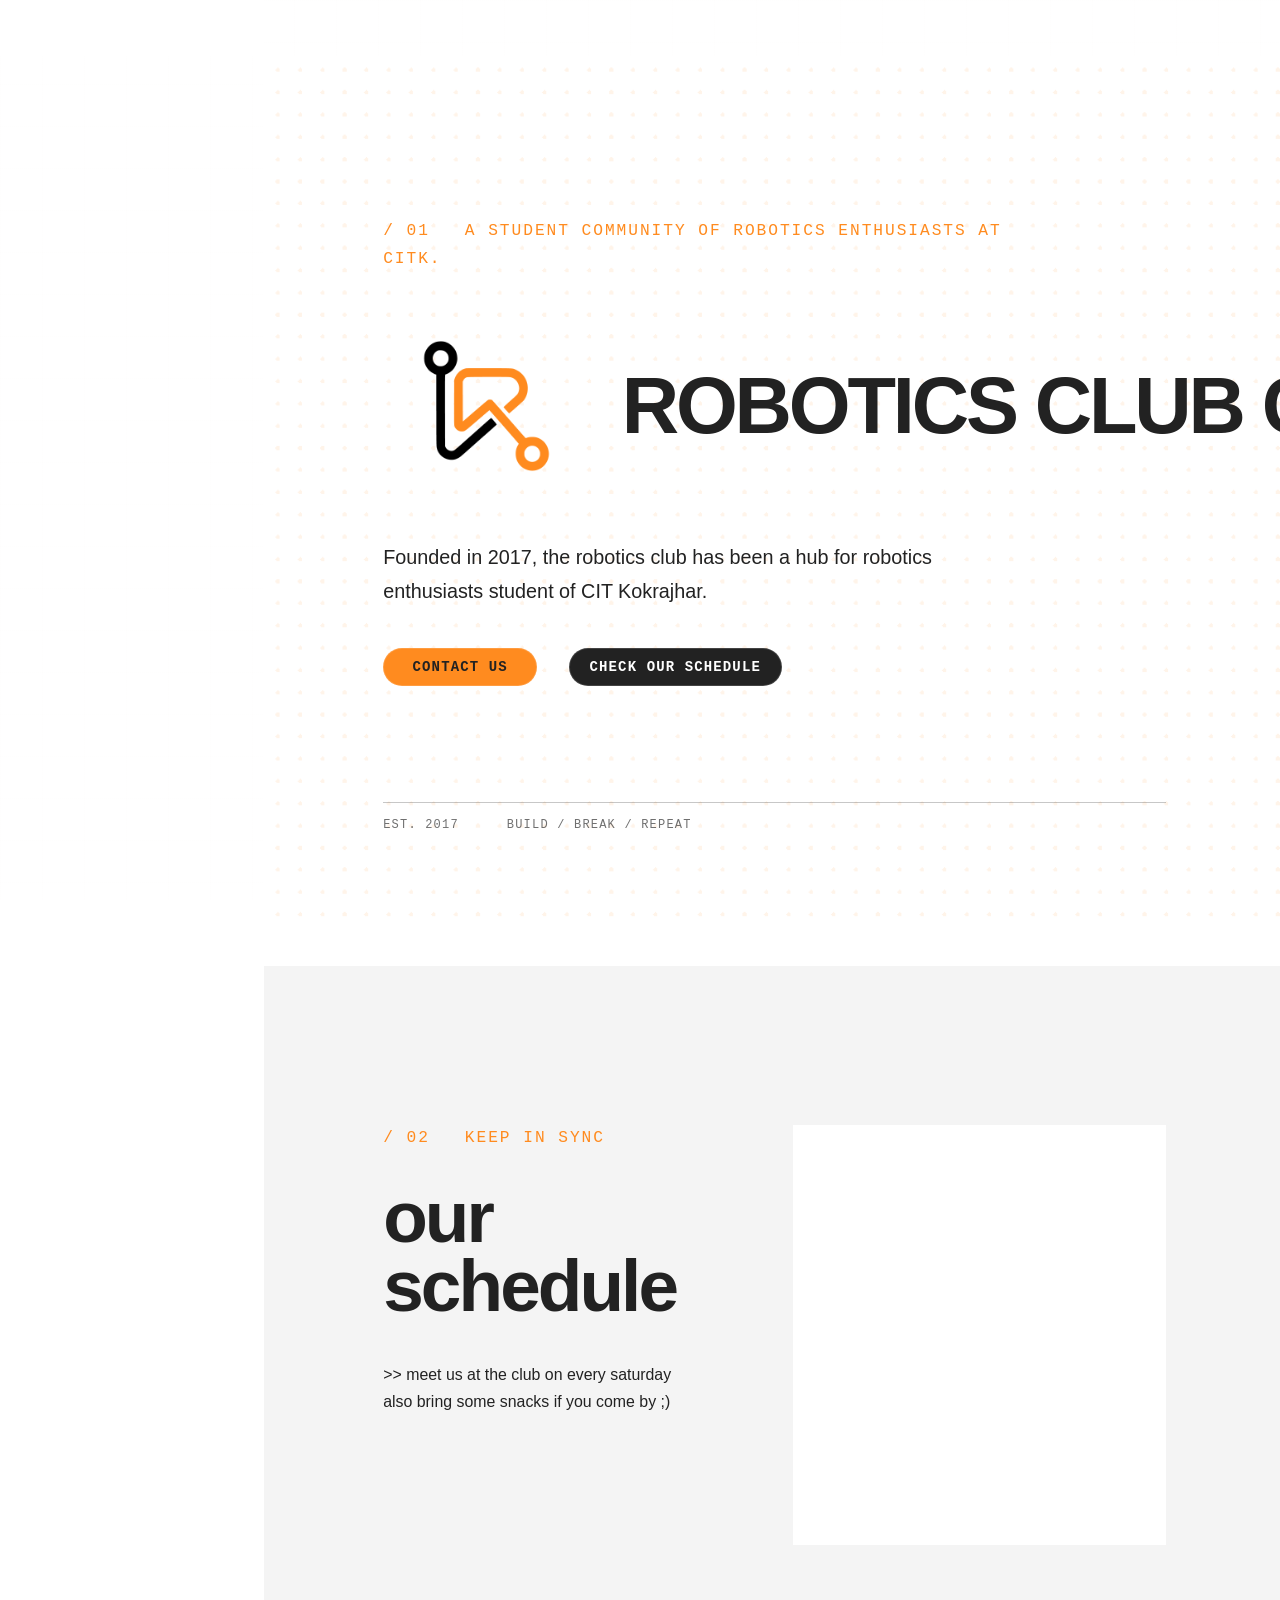
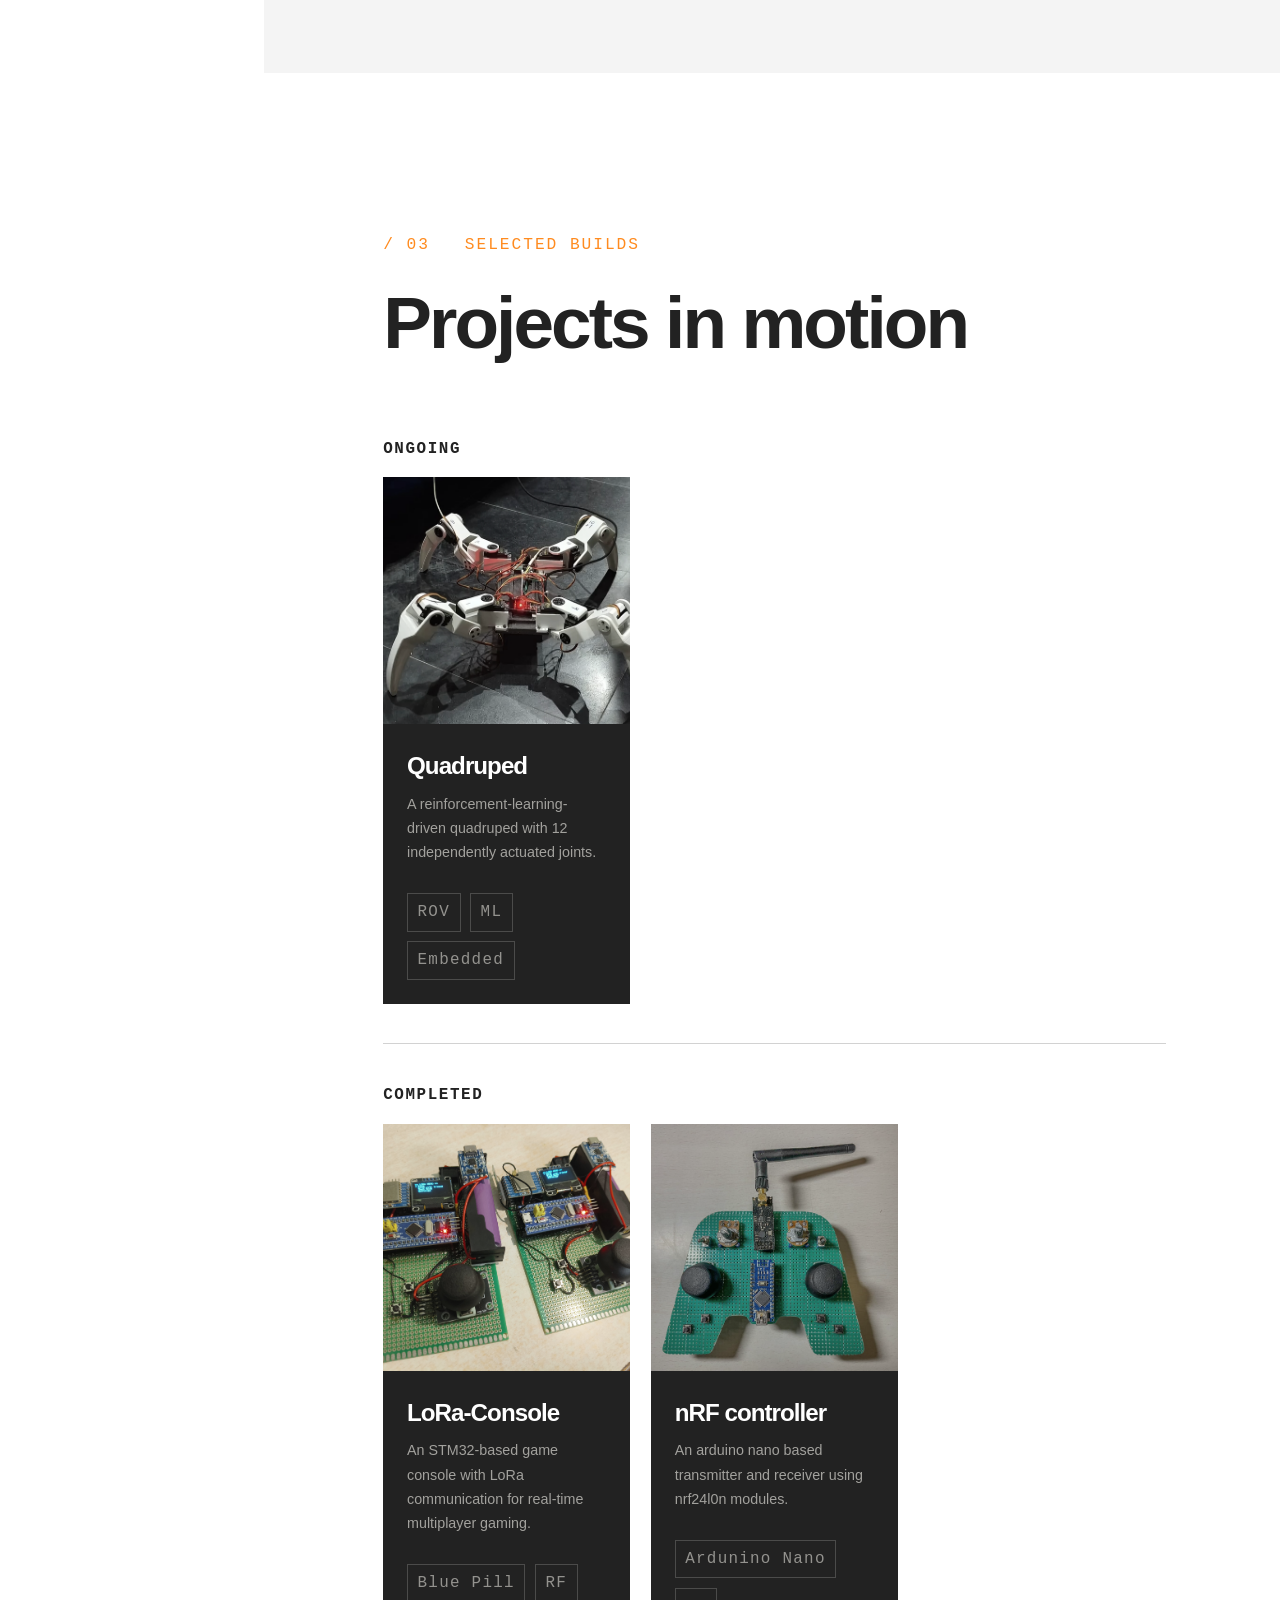
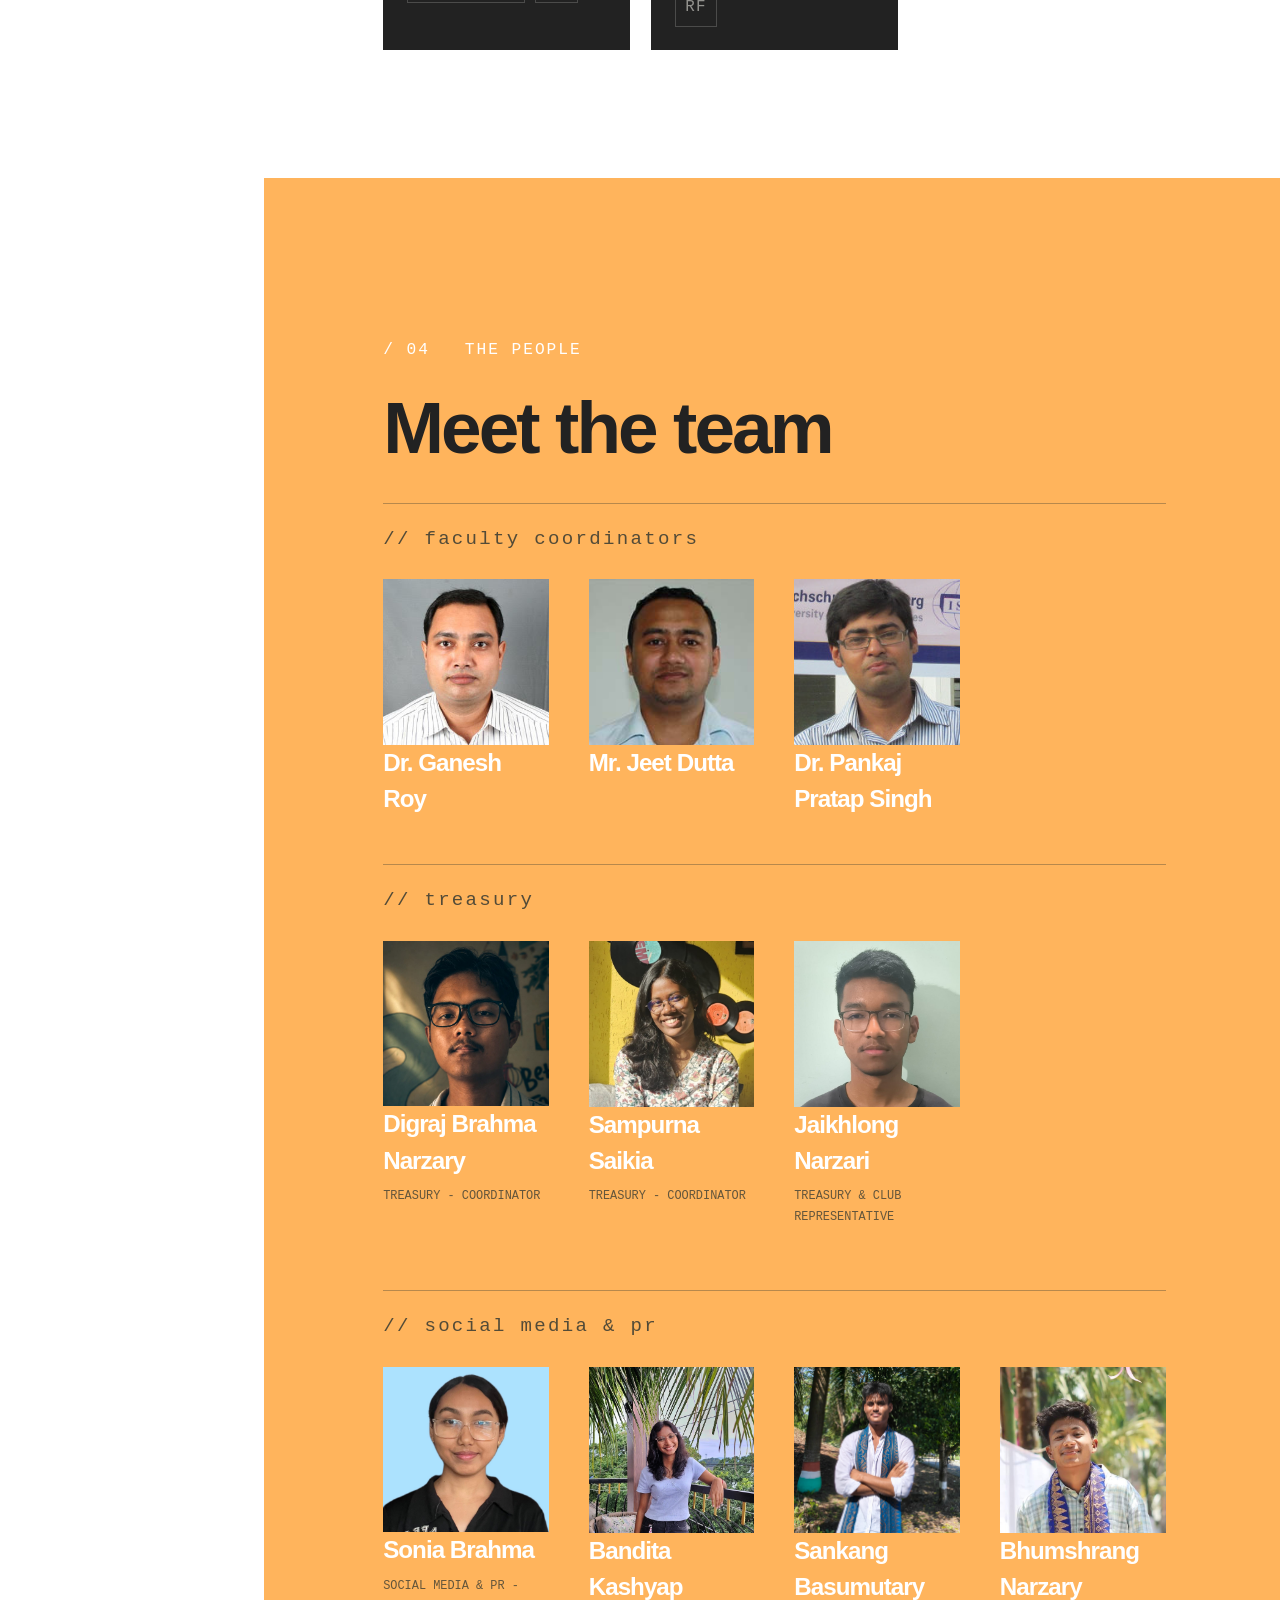
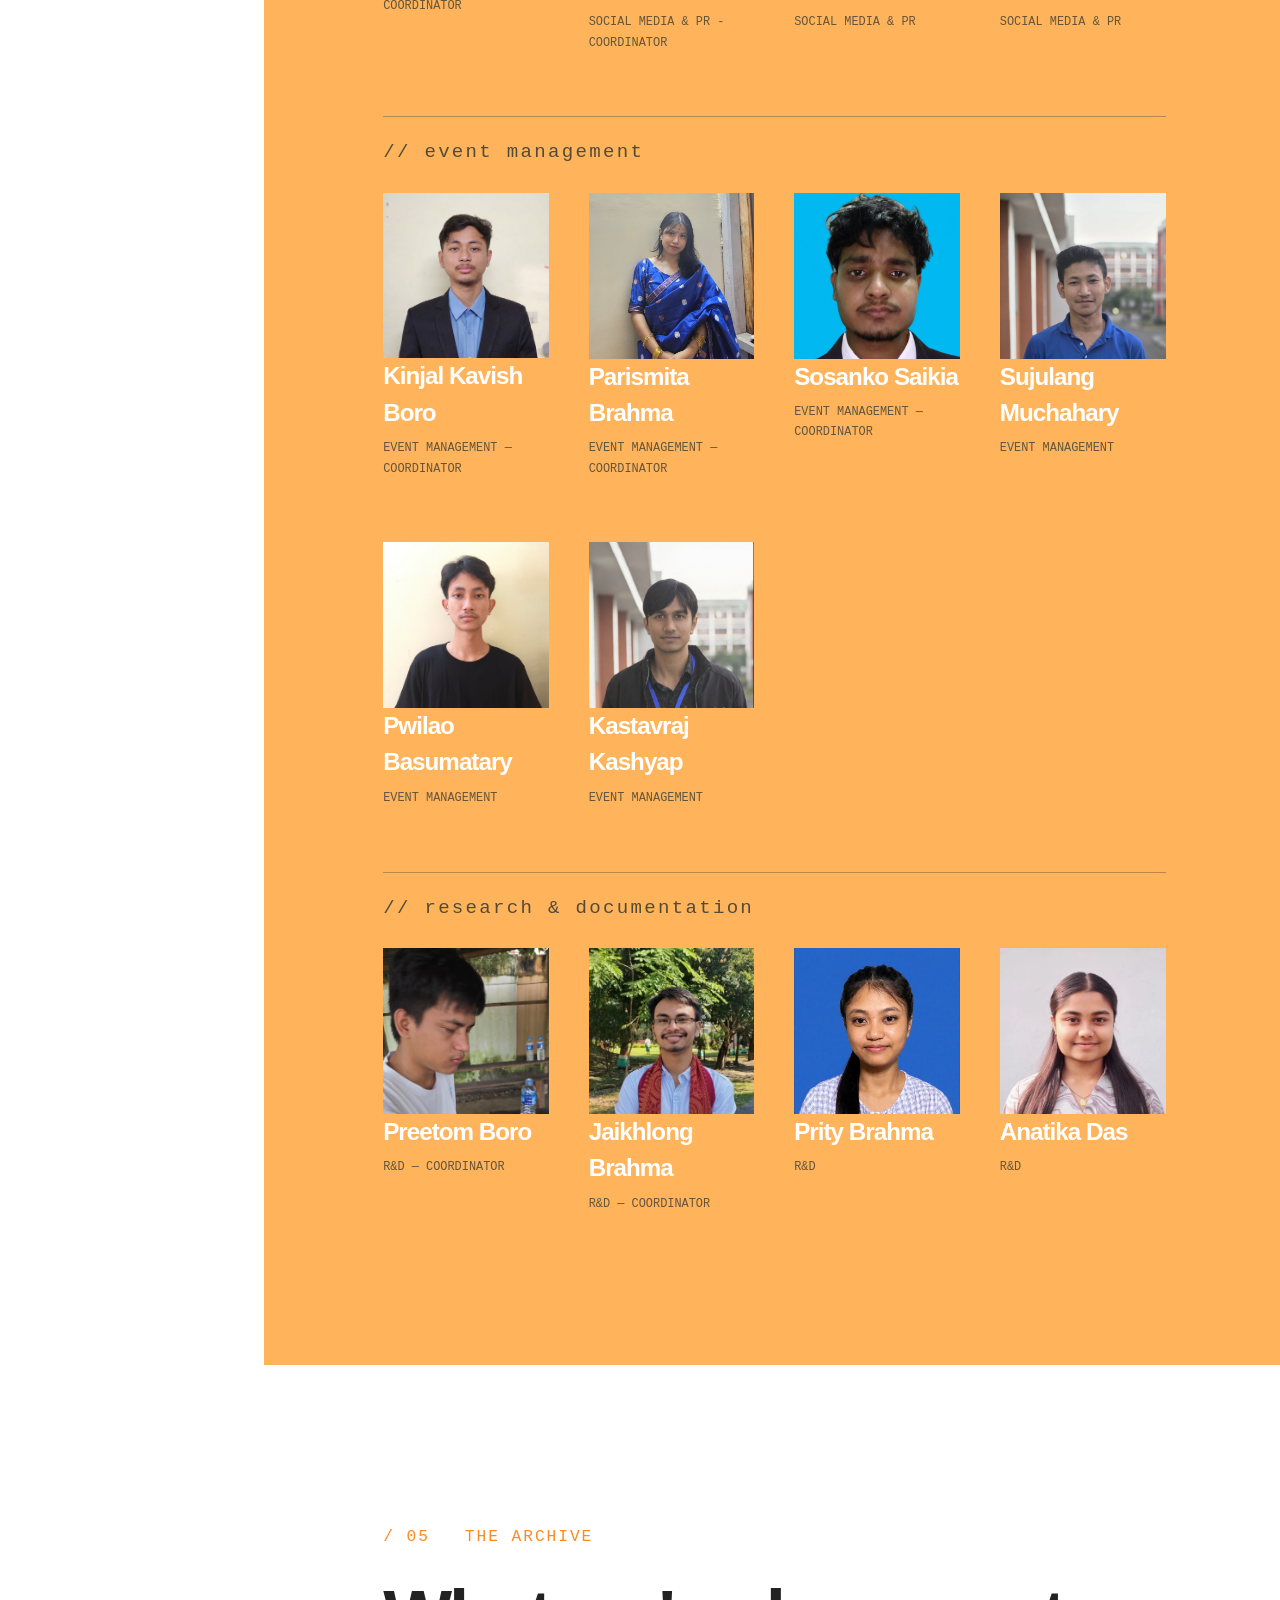
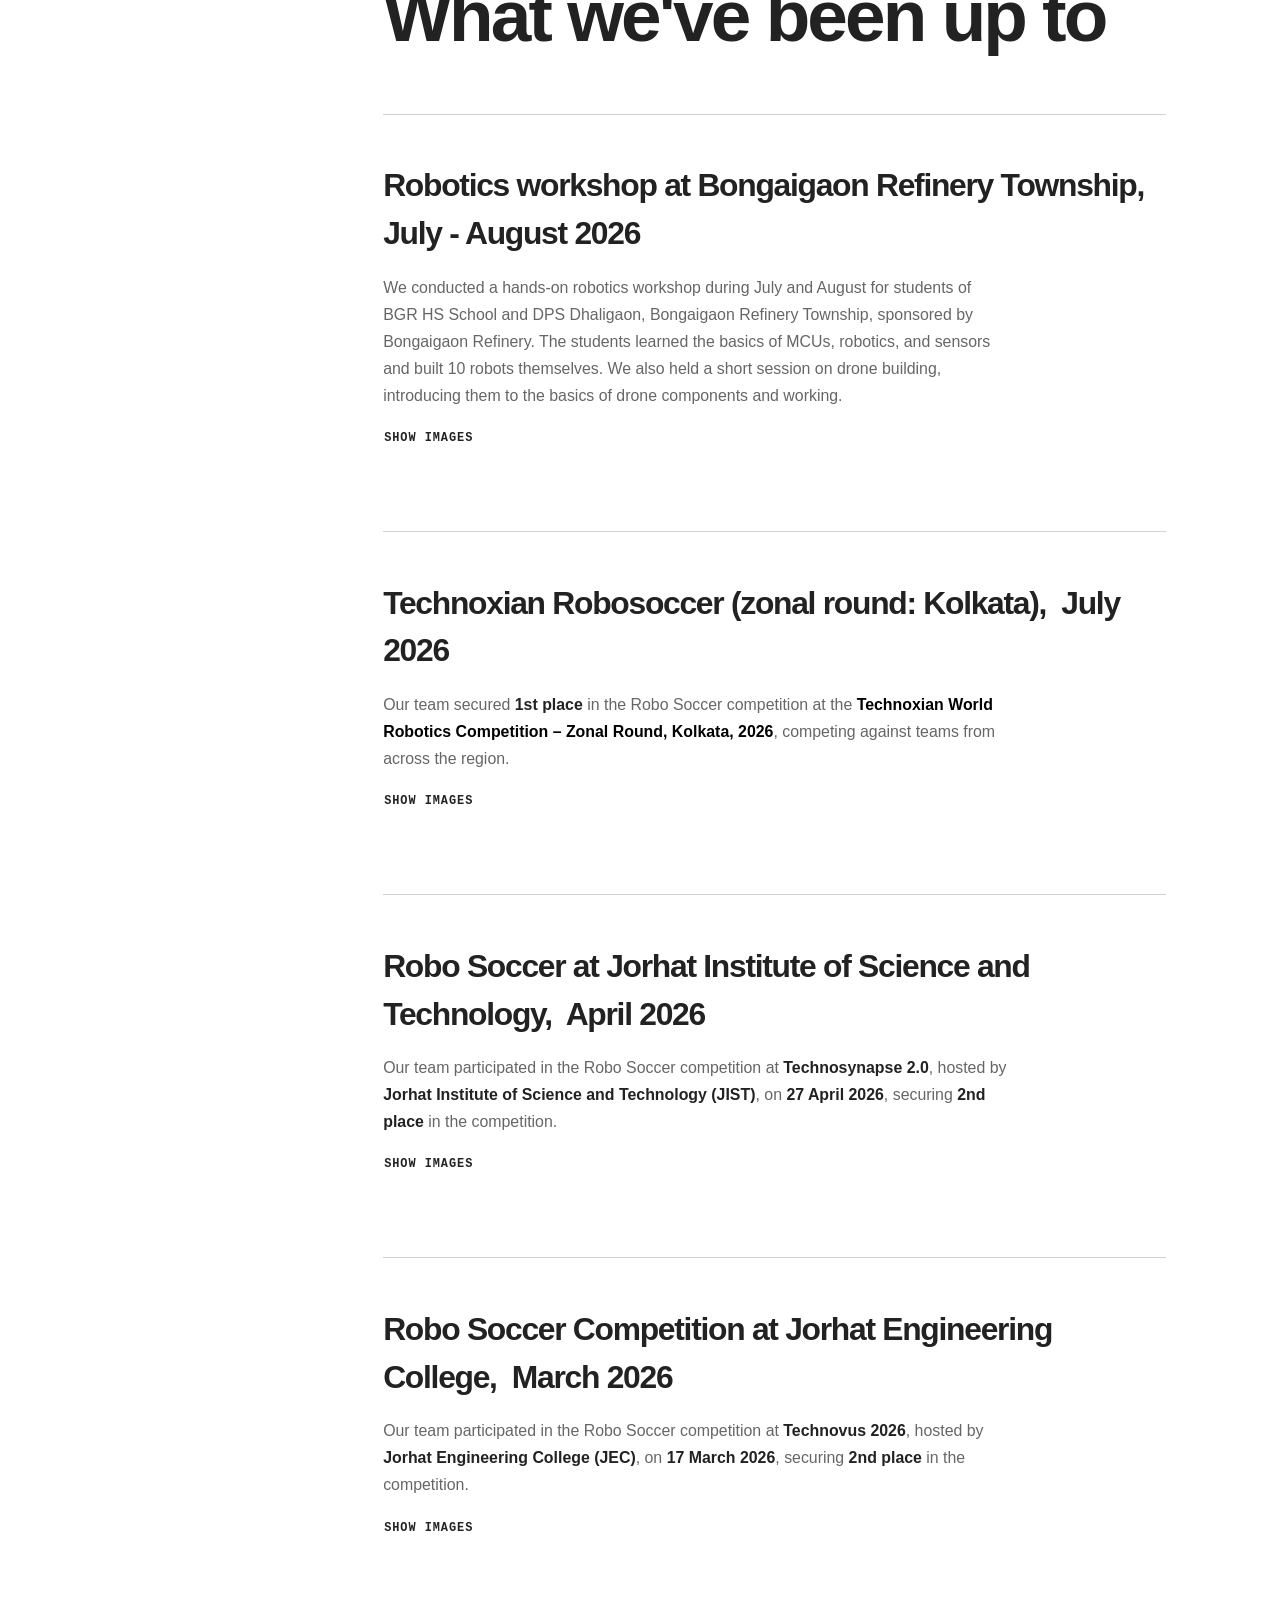
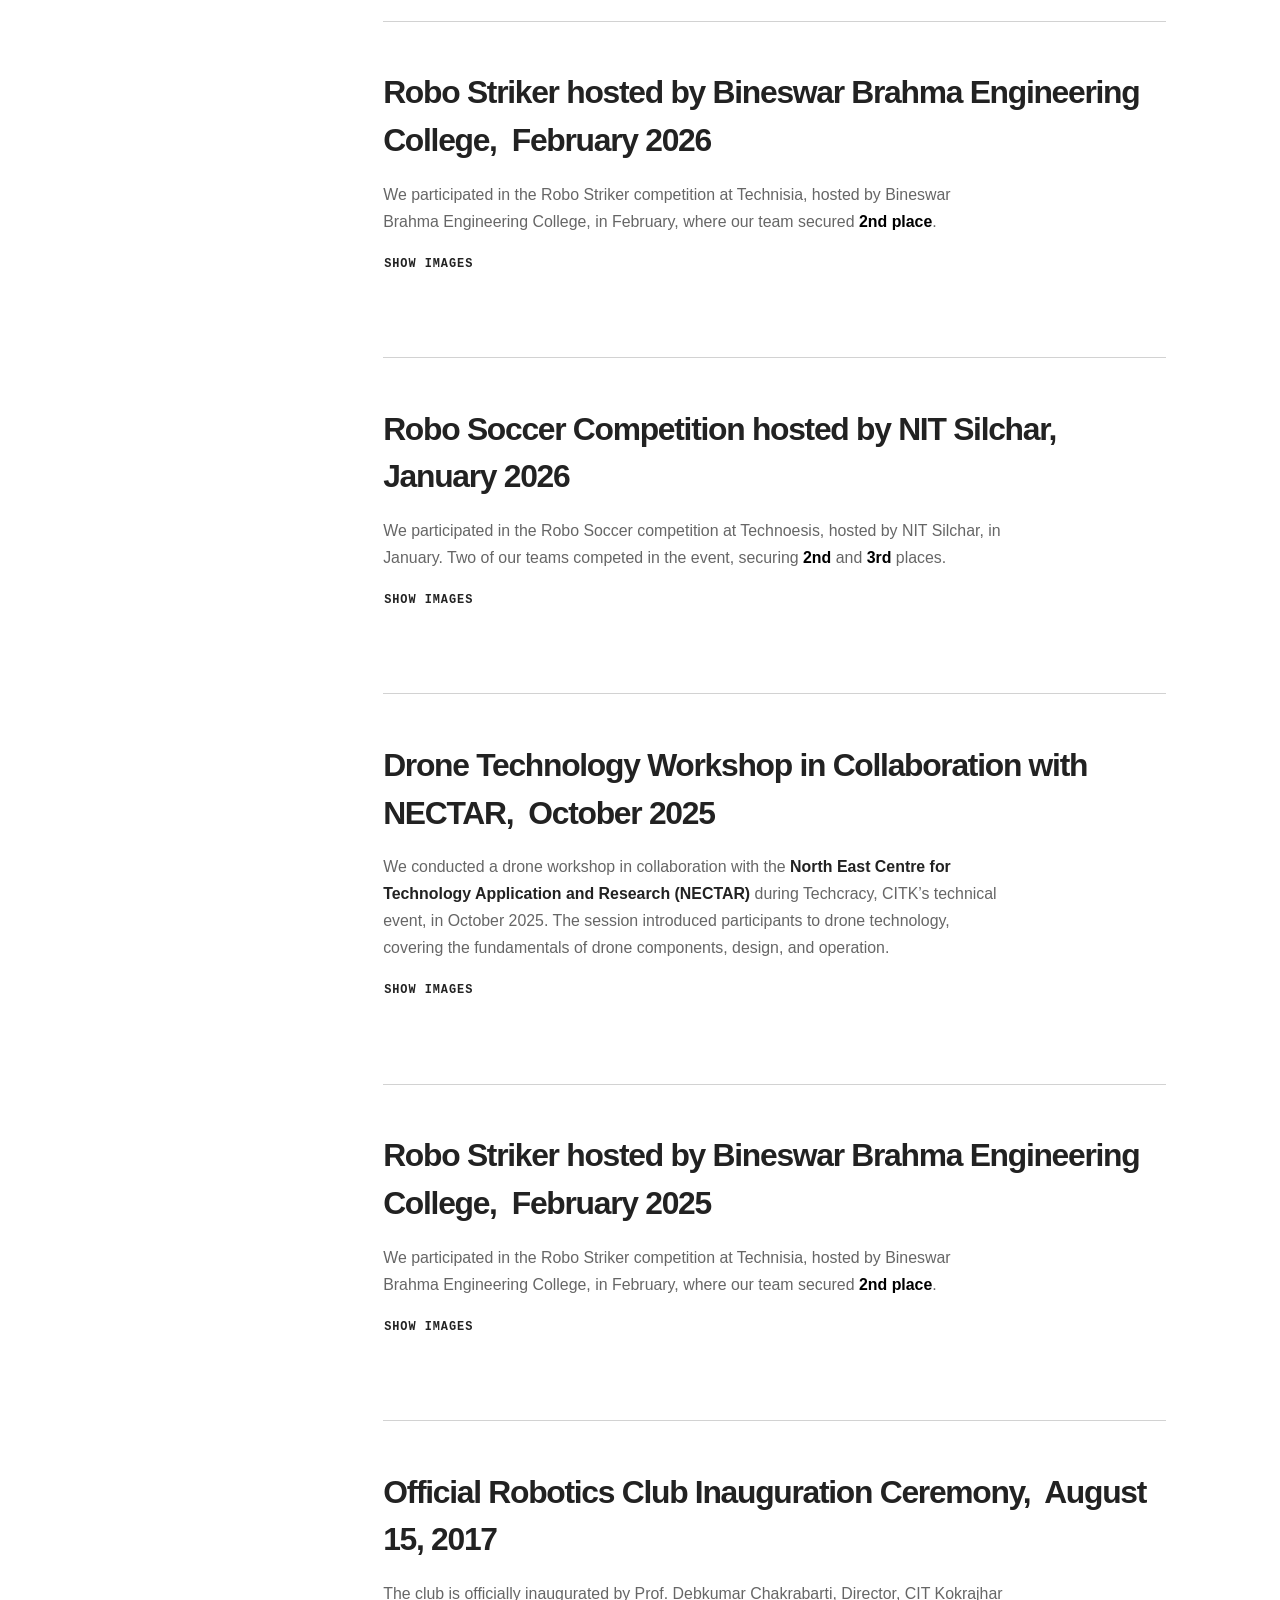
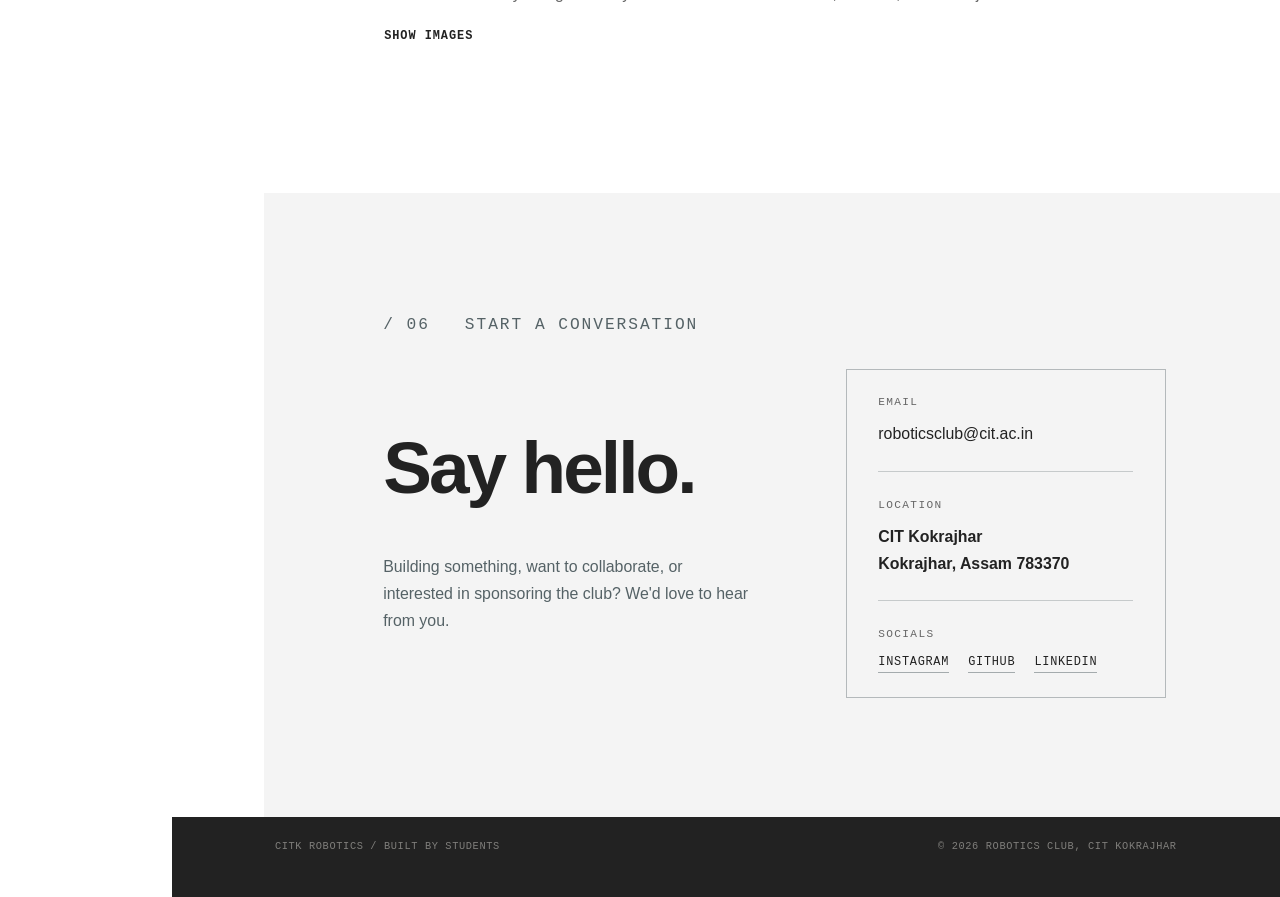
<file: index.html>
<!DOCTYPE HTML>
<html lang="en">

<head>
	<title>Robotics Club, CITK</title>
	<meta charset="utf-8" />
	<meta name="viewport" content="width=device-width, initial-scale=1" />
	<meta name="description" content="Robotics Club, CIT Kokrajhar: building, researching and learning together." />
	<link rel="stylesheet" href="assets/css/main.css" />
	<link rel="stylesheet" href="assets/css/gallery.css" />
	<link rel="icon" type="image/png" href="images/ROBOTICS CLUB LOGO.png">
	<noscript>
		<link rel="stylesheet" href="assets/css/noscript.css" />
	</noscript>
</head>

<body class="is-preload">
	<section id="sidebar">
		<div class="inner">
			<div class="brand"><img src="images/HEADER LOGO.png" alt="Robotics Club CITK logo" /></div>

			</button>
			<nav aria-label="Main navigation">
				<ul>
					<li><a href="#intro">Home</a></li>
					<li><a href="#projects">Projects</a></li>
					<li><a href="#team">Team</a></li>
					<li><a href="#archive">Archive</a></li>
					<li><a href="#contact">Contact</a></li>
				</ul>
			</nav>
			<!-- <p class="sidebar-note">A student community of robotics enthusiasts<br /><span>at CIT Kokrajhar</span></p> -->
		</div>
	</section>

	<div id="wrapper">
		<section id="intro" class="wrapper fullscreen hero">
			<div class="inner hero-inner">
				<p class="eyebrow">/ 01 &nbsp; A student community of Robotics Enthusiasts at CITK.</p>
				<div class="hero-brand"><img class="hero-logo" src="images/ROBOTICS CLUB LOGO.png"
						alt="Robotics Club CITK" />
					<h1><span>ROBOTICS CLUB CITK</span></h1>
				</div>
				<p class="hero-copy">Founded in 2017, the robotics club has been a hub for robotics enthusiasts student of CIT Kokrajhar.</p>
				<ul class="actions">
					<li><a href="#contact" class="button primary scrolly">Contact us</a></li>
					<li><a href="#calendar" class="button secondary scrolly">Check our schedule</a></li>
				</ul>
				<div class="hero-stamp"><span>EST. 2017</span><span>BUILD / BREAK / REPEAT</span></div>
			</div>
		</section>

		<section id="calendar" class="wrapper calendar-section">
			<div class="inner split-panel">
				<div>
					<p class="eyebrow orange">/ 02 &nbsp; keep in sync</p>
					<h2>our schedule<br /></h2>
					<p>>> meet us at the club on every saturday<br>also bring some snacks if you come by ;)</p>
					</p>

				</div>
				<div class="calendar-frame"><iframe title="Robotics Club schedule"
						src="https://calendar.google.com/calendar/embed?height=800&wkst=2&ctz=Asia%2FKolkata&title=robotics%20club%20schedule&mode=MONTH&showTz=0&showCalendars=0&showTitle=0&src=cm9ib3RpY3NjbHViQGNpdC5hYy5pbg&color=%23039be5"
						scrolling="no"></iframe></div>
			</div>
		</section>

		<section id="projects" class="wrapper projects-section">
			<div class="inner">
				<p class="eyebrow">/ 03 &nbsp; selected builds</p>
				<div class="section-heading">
					<h2>Projects in motion</h2>
				</div>
				<h3 class="project-category">Ongoing</h3>
				<div class="project-grid">
					<a class="project-card-link" href="projects/quadruped2026.html">
						<article class="project-card"><img src="images/project-images/quadruped2026/pic01.jpeg" alt="Robotics project prototype" />
							<div class="project-body">
								<h3>Quadruped</h3>
								<p>A reinforcement-learning-driven quadruped with 12 independently actuated joints.</p>
								<div class="tags"><span>ROV</span><span>ML</span><span>Embedded</span></div>
							</div>
						</article>
					</a>
					<!-- <a class="project-card-link" href="projects/agribot.html">
						<article class="project-card"><img src="images/pic02.jpg"
								alt="Electronics and robotics components" />
							<div class="project-body">
								<h3>AgriBot</h3>
								<p>Small-scale automation for smarter, more sustainable farming in our region.</p>
								<div class="tags"><span>IoT</span><span>Vision</span></div>
							</div>
						</article>
					</a>
					<a class="project-card-link" href="projects/sky-scout.html">
						<article class="project-card"><img src="images/pic04.jpg" alt="Robotics workshop detail" />
							<div class="project-body">
								<h3>Sky Scout</h3>
								<p>Exploring autonomous flight, aerial imaging and responsible field data.</p>
								<div class="tags"><span>UAV</span><span>Python</span></div>
							</div>
						</article>
					</a> -->
				</div>
				<h3 class="project-category completed-heading">Completed</h3>

				<div id="completed-projects" class="project-grid completed-projects">

					<a class="project-card-link" href="projects/LoRa-Console.html">
						<article class="project-card">
							<img src="images/project-images/LoRa-Console/pic01.jpg" alt="Student robot build" />

							<div class="project-body">
								<h3>LoRa-Console</h3>

								<p>
									An STM32-based game console with LoRa communication for real-time multiplayer gaming.
								</p>

								<div class="tags">
									<span>Blue Pill</span>
									<span>RF</span>
								</div>
							</div>
						</article>
					</a>
					<a class="project-card-link" href="projects/NRF-controller.html">
						<article class="project-card">
							<img src="images/project-images/nRF-controller-reciever/pic01.jpeg" alt="Student robot build" />

							<div class="project-body">
								<h3>nRF controller</h3>

								<p>
									An arduino nano based transmitter and receiver using nrf24l0n modules.
								</p>

								<div class="tags">
									<span>Ardunino Nano</span>
									<span>RF</span>
								</div>
							</div>
						</article>
					</a>
				</div>
		</section>

		<section id="team" class="wrapper team-section">
			<div class="inner">
				<p class="eyebrow">/ 04 &nbsp; the people</p>
				<h2>Meet the team</h2>
				<div class="team-groups">
					<div class="team-group">
						<div class="team-group-header"><span>// faculty coordinators</span></div>
						<div class="team-grid">
							<article>
								<img class="team-photo" src="images/team/ganesh.jpg" alt="Dr. Ganesh Roy" />
								<h3>Dr. Ganesh Roy</h3>
							</article>
							<article>
								<img class="team-photo" src="images/team/jeet.jpg" alt="Mr. Jeet Dutta" />
								<h3>Mr. Jeet Dutta</h3>
							</article>
							<article>
								<img class="team-photo" src="images/team/pps.jpg" alt="Dr. Pankaj Pratap Singh" />
								<h3>Dr. Pankaj Pratap Singh</h3>
							</article>
						</div>
					</div>

					<div class="team-group">
						<div class="team-group-header"><span>// treasury</span></div>
						<div class="team-grid">
							<article>
								<img class="team-photo" src="images/team/digraj.jpg" alt="Digraj Brahma Narzary" />
								<h3>Digraj Brahma Narzary</h3>
								<p>Treasury - Coordinator</p>
							</article>
							<article>
								<img class="team-photo" src="images/team/sampurna.jpg" alt="Sampurna Saikia" />
								<h3>Sampurna Saikia</h3>
								<p>Treasury - Coordinator</p>
							</article>
							<article>
								<img class="team-photo" src="images/team/jaikhlong_narzari.jpg"
									alt="Jaikhlong Narzari" />
								<h3>Jaikhlong Narzari</h3>
								<p>Treasury &amp; Club Representative</p>
							</article>
						</div>
					</div>

					<div class="team-group">
						<div class="team-group-header"><span>// social media &amp; pr</span></div>
						<div class="team-grid">
							<article>
								<img class="team-photo" src="images/team/sonia.jpeg" alt="Sonia Brahma" />
								<h3>Sonia Brahma</h3>
								<p>Social Media &amp; PR - Coordinator</p>
							</article>
							<article>
								<img class="team-photo" src="images/team/bandita.jpg" alt="Bandita Kashyap" />
								<h3>Bandita Kashyap</h3>
								<p>Social Media &amp; PR - Coordinator</p>
							</article>
							<article>
								<img class="team-photo" src="images/team/sunkhang.jpg" alt="Sankang Basumutary" />
								<h3>Sankang Basumutary</h3>
								<p>Social Media &amp; PR</p>
							</article>
							<article>
								<img class="team-photo" src="images/team/bhumshrang.jpg" alt="Bhumshrang Narzary" />
								<h3>Bhumshrang Narzary</h3>
								<p>Social Media &amp; PR</p>
							</article>
						</div>
					</div>

					<div class="team-group">
						<div class="team-group-header"><span>// event management</span></div>
						<div class="team-grid">
							<article>
								<img class="team-photo" src="images/team/kinjal.jpeg" alt="Kinjal Kavis Boro" />
								<h3>Kinjal Kavish Boro</h3>
								<p>Event Management — Coordinator</p>
							</article>
							<article>
								<img class="team-photo" src="images/team/paris.jpg" alt="Parismita Brahma" />
								<h3>Parismita Brahma</h3>
								<p>Event Management — Coordinator</p>
							</article>
							<article>
								<img class="team-photo" src="images/team/sosanko.png" alt="Sosanko Saikia" />
								<h3>Sosanko Saikia</h3>
								<p>Event Management — Coordinator</p>
							</article>
							<article>
								<img class="team-photo" src="images/team/sujulang.jpg" alt="Sujulang Muchahary" />
								<h3>Sujulang Muchahary</h3>
								<p>Event Management</p>
							</article>
							<article>
								<img class="team-photo" src="images/team/pwilao.jpg" alt="Pwilao Basumatary" />
								<h3>Pwilao Basumatary</h3>
								<p>Event Management</p>
							</article>
							<article>
								<img class="team-photo" src="images/team/kaustav.png" alt="Kastavraj Kashyap" />
								<h3>Kastavraj Kashyap</h3>
								<p>Event Management</p>
							</article>
						</div>
					</div>

					<div class="team-group">
						<div class="team-group-header"><span>// research &amp; documentation</span></div>
						<div class="team-grid">
							<article>
								<img class="team-photo" src="images/team/preetom.jpg" alt="Preetom Boro" />
								<h3>Preetom Boro</h3>
								<p>R&amp;D — Coordinator</p>
							</article>
							<article>
								<img class="team-photo" src="images/team/jaiklong_brahma.jpg" alt="Jaikhlong Brahma" />
								<h3>Jaikhlong Brahma</h3>
								<p>R&amp;D — Coordinator</p>
							</article>
							<article>
								<img class="team-photo" src="images/team/prity.jpeg" alt="Prity Brahma" />
								<h3>Prity Brahma</h3>
								<p>R&amp;D</p>
							</article>
							<article>
								<img class="team-photo" src="images/team/anatika_das.jpg" alt="Anatika Das" />
								<h3>Anatika Das</h3>
								<p>R&amp;D</p>
							</article>
						</div>
					</div>
				</div>
			</div>
		</section>

		<section id="archive" class="wrapper archive-section">
			<div class="inner">
				<p class="eyebrow">/ 05 &nbsp; the archive</p>
				<h2>What we've been up to</h2>
				<div class="archive-events" aria-label="Archive events">
					<article class="archive-event">
						<h3>Robotics workshop at Bongaigaon Refinery Township,&nbsp; July - August 2026</h3>
						<p>We conducted a hands-on robotics workshop during July and August for students of BGR HS
							School and DPS Dhaligaon, Bongaigaon Refinery Township, sponsored by Bongaigaon Refinery.
							The students learned the basics of MCUs, robotics, and sensors and built 10 robots
							themselves. We also held a short session on drone building, introducing them to the basics
							of drone components and working.
						</p>
						<button class="archive-toggle" type="button" aria-expanded="false">show images</button>
						<div class="archive-images" hidden>
							<img src="gallery/BRPL_workshop/01.jpg" alt="Robotics Workshop" loading="lazy" />
							<img src="gallery/BRPL_workshop/02.jpg" alt="Robotics Workshop" loading="lazy" />
							<img src="gallery/BRPL_workshop/03.jpg" alt="Robotics Workshop" loading="lazy" />
							<img src="gallery/BRPL_workshop/04.jpg" alt="Robotics Workshop" loading="lazy" />
							<img src="gallery/BRPL_workshop/05.jpg" alt="Robotics Workshop" loading="lazy" />
							<img src="gallery/BRPL_workshop/06.jpg" alt="Robotics Workshop" loading="lazy" />
							<img src="gallery/BRPL_workshop/07.jpg" alt="Robotics Workshop" loading="lazy" />
							<img src="gallery/BRPL_workshop/08.jpg" alt="Robotics Workshop" loading="lazy" />
						</div>
					</article>
					<article class="archive-event">
						<h3>Technoxian Robosoccer (zonal round: Kolkata),&nbsp; July 2026</h3>
						<p>
						<p>Our team secured <strong>1st place</strong> in the Robo Soccer competition at the <strong
								style="color: black;">Technoxian World Robotics Competition – Zonal Round, Kolkata,
								2026</strong>, competing against teams from across the region.</p>
						</p>
						<button class="archive-toggle" type="button" aria-expanded="false">show images</button>
						<div class="archive-images" hidden>
							<img src="gallery/Technoxian_Kolkata_Robosoccer_2026/01.jpg" alt="Technoxian Robosoccer"
								loading="lazy" />
							<img src="gallery/Technoxian_Kolkata_Robosoccer_2026/02.jpg" alt="Technoxian Robosoccer"
								loading="lazy" />
							<img src="gallery/Technoxian_Kolkata_Robosoccer_2026/03.jpg" alt="Technoxian Robosoccer"
								loading="lazy" />
							<img src="gallery/Technoxian_Kolkata_Robosoccer_2026/04.jpg" alt="Technoxian Robosoccer"
								loading="lazy" />
							<img src="gallery/Technoxian_Kolkata_Robosoccer_2026/05.jpg" alt="Technoxian Robosoccer"
								loading="lazy" />
							<img src="gallery/Technoxian_Kolkata_Robosoccer_2026/06.jpg" alt="Technoxian Robosoccer"
								loading="lazy" />

						</div>
					</article>
					<article class="archive-event">
						<h3>Robo Soccer at Jorhat Institute of Science and Technology,&nbsp; April 2026</h3>
						<p>Our team participated in the Robo Soccer competition at <strong>Technosynapse 2.0</strong>,
							hosted by <strong>Jorhat Institute of Science and Technology (JIST)</strong>, on <strong>27
								April 2026</strong>, securing <strong>2nd place</strong> in the competition.</p>
						<button class="archive-toggle" type="button" aria-expanded="false">show images</button>
						<div class="archive-images" hidden>
							<img src="gallery/JIST_Robosoccer_2026/01.jpg" alt="Robo Soccer Competition"
								loading="lazy" />
							<img src="gallery/JIST_Robosoccer_2026/02.jpg" alt="Robo Soccer Competition"
								loading="lazy" />

						</div>
					</article>
					<article class="archive-event">
						<h3>Robo Soccer Competition at Jorhat Engineering College,&nbsp; March 2026</h3>
						<p>Our team participated in the Robo Soccer competition at <strong>Technovus 2026</strong>,
							hosted by <strong>Jorhat Engineering College (JEC)</strong>, on <strong>17 March
								2026</strong>, securing <strong>2nd place</strong> in the competition.</p>
						<button class="archive-toggle" type="button" aria-expanded="false">show images</button>
						<div class="archive-images" hidden>
							<img src="gallery/JEC_Robosoccer_2026/01.jpg" alt="Robo Soccer Competition"
								loading="lazy" />
							<img src="gallery/JEC_Robosoccer_2026/02.jpg" alt="Robo Soccer Competition"
								loading="lazy" />
							<img src="gallery/JEC_Robosoccer_2026/03.jpg" alt="Robo Soccer Competition"
								loading="lazy" />

						</div>
					</article>
					<article class="archive-event">
						<h3>Robo Striker hosted by Bineswar Brahma Engineering College,&nbsp; February 2026</h3>
						<p>We participated in the Robo Striker competition at Technisia, hosted by Bineswar Brahma
							Engineering College, in February, where our team secured <strong style="color: black;">2nd
								place</strong>.</p> <button class="archive-toggle" type="button"
							aria-expanded="false">show images</button>
						<div class="archive-images" hidden>
							<img src="gallery/BBEC_Robosoccer_2026/01.jpg" alt="Robo Soccer Competition"
								loading="lazy" />
							<img src="gallery/BBEC_Robosoccer_2026/02.jpg" alt="Robo Soccer Competition"
								loading="lazy" />
							<img src="gallery/BBEC_Robosoccer_2026/03.jpg" alt="Robo Soccer Competition"
								loading="lazy" />
							<img src="gallery/BBEC_Robosoccer_2026/04.jpg" alt="Robo Soccer Competition"
								loading="lazy" />
							<img src="gallery/BBEC_Robosoccer_2026/05.jpg" alt="Robo Soccer Competition"
								loading="lazy" />
							<!-- <img src="gallery/BBEC_Robosoccer_2026/06.jpg" alt="Robo Soccer Competition" loading="lazy" /> -->

						</div>
					</article>

					<article class="archive-event">
						<h3>Robo Soccer Competition hosted by NIT Silchar,&nbsp; January 2026</h3>
						<p>We participated in the Robo Soccer competition at Technoesis, hosted by NIT Silchar, in
							January. Two of our teams competed in the event, securing <strong
								style="color: black;">2nd</strong> and <strong style="color: black;">3rd</strong>
							places.</p>
						<button class="archive-toggle" type="button" aria-expanded="false">show images</button>
						<div class="archive-images" hidden>
							<img src="gallery/NITSilchar_Robosoccer_2026/01.jpg" alt="Robo Soccer Competition"
								loading="lazy" />
							<img src="gallery/NITSilchar_Robosoccer_2026/02.jpg" alt="Robo Soccer Competition"
								loading="lazy" />
							<img src="gallery/NITSilchar_Robosoccer_2026/03.jpg" alt="Robo Soccer Competition"
								loading="lazy" />
							<img src="gallery/NITSilchar_Robosoccer_2026/04.jpg" alt="Robo Soccer Competition"
								loading="lazy" />
							<img src="gallery/NITSilchar_Robosoccer_2026/05.jpg" alt="Robo Soccer Competition"
								loading="lazy" />
							<img src="gallery/NITSilchar_Robosoccer_2026/06.jpg" alt="Robo Soccer Competition"
								loading="lazy" />
							<img src="gallery/NITSilchar_Robosoccer_2026/07.jpg" alt="Robo Soccer Competition"
								loading="lazy" />
							<img src="gallery/NITSilchar_Robosoccer_2026/08.jpg" alt="Robo Soccer Competition"
								loading="lazy" />
							<img src="gallery/NITSilchar_Robosoccer_2026/09.jpg" alt="Robo Soccer Competition"
								loading="lazy" />
						</div>
					</article>
					<article class="archive-event">
						<h3>Drone Technology Workshop in Collaboration with NECTAR,&nbsp; October 2025</h3>
						<p>We conducted a drone workshop in collaboration with the <strong> North East Centre for
								Technology Application and
								Research (NECTAR)</strong> during Techcracy, CITK’s technical event, in October 2025.
							The session introduced
							participants to drone technology, covering the fundamentals of drone components, design, and
							operation.
						</p> <button class="archive-toggle" type="button" aria-expanded="false">show images</button>
						<div class="archive-images" hidden>
							<img src="gallery/Nectar_drone_workshop/01.jpg" alt="Nectar Drone Workshop"
								loading="lazy" />
							<img src="gallery/Nectar_drone_workshop/02.jpg" alt="Nectar Drone Workshop"
								loading="lazy" />
							<img src="gallery/Nectar_drone_workshop/03.jpg" alt="Nectar Drone Workshop"
								loading="lazy" />
							<img src="gallery/Nectar_drone_workshop/04.jpg" alt="Nectar Drone Workshop"
								loading="lazy" />

						</div>
					</article>
					<article class="archive-event">
						<h3>Robo Striker hosted by Bineswar Brahma Engineering College,&nbsp; February 2025</h3>
						<p>We participated in the Robo Striker competition at Technisia, hosted by Bineswar Brahma
							Engineering College, in
							February, where our team secured <strong style="color: black;">2nd place</strong>.</p>
						<button class="archive-toggle" type="button" aria-expanded="false">show images</button>
						<div class="archive-images" hidden>
							<img src="gallery/BBEC_Robosoccer_2025/01.jpg" alt="Robo Soccer Competition"
								loading="lazy" />
							<img src="gallery/BBEC_Robosoccer_2025/02.jpg" alt="Robo Soccer Competition"
								loading="lazy" />
							<img src="gallery/BBEC_Robosoccer_2025/03.jpg" alt="Robo Soccer Competition"
								loading="lazy" />
							<img src="gallery/BBEC_Robosoccer_2025/04.jpg" alt="Robo Soccer Competition"
								loading="lazy" />

						</div>
					</article>
					<article class="archive-event">
						<h3>Official Robotics Club Inauguration Ceremony,&nbsp; August 15, 2017</h3>
						<p>The club is officially inaugurated by Prof. Debkumar Chakrabarti, Director, CIT Kokrajhar</p>
						<button class="archive-toggle" type="button" aria-expanded="false">show images</button>
						<div class="archive-images" hidden>
							<iframe width="560" height="315" src="https://www.youtube.com/embed/s0gWT85BIH4?si=aGQBVw_Ct2CAvdEL"
								title="YouTube video player" frameborder="0"
								allow="accelerometer; autoplay; clipboard-write; encrypted-media; gyroscope; picture-in-picture; web-share"
								referrerpolicy="strict-origin-when-cross-origin" allowfullscreen></iframe>
						</div>
					</article>

				</div>
			</div>
		</section>

		<section id="contact" class="wrapper contact-section">
			<div class="inner">
				<p class="eyebrow">/ 06 &nbsp; start a conversation</p>

				<div class="contact-layout">
					<div class="contact-copy">
						<h2>Say hello.</h2>
						<p>
							Building something, want to collaborate, or interested in
							sponsoring the club? We'd love to hear from you.
						</p>
					</div>

					<aside class="contact-aside">
						<div class="contact-detail">
							<span>Email</span>
							<a href="mailto:roboticsclub@cit.ac.in">roboticsclub@cit.ac.in</a>
						</div>

						<div class="contact-detail">
							<span>Location</span>
							<strong>
								CIT Kokrajhar<br />
								Kokrajhar, Assam 783370
							</strong>
						</div>

						<div class="contact-detail">
							<span>Socials</span>
							<div class="social-links">
								<a href="https://www.instagram.com/roboticsclubcitk/">Instagram</a>
								<a href="#">GitHub</a>
								<a href="#">LinkedIn</a>
							</div>
						</div>
					</aside>
				</div>
			</div>
		</section>
	</div>
	<footer id="footer" class="wrapper">
		<div class="inner">
			<p>CITK ROBOTICS / built by students</p>
			<p>&copy; 2026 Robotics Club, CIT Kokrajhar</p>
		</div>
	</footer>
	<script src="assets/js/jquery.min.js"></script>
	<script src="assets/js/jquery.scrollex.min.js"></script>
	<script src="assets/js/jquery.scrolly.min.js"></script>
	<script src="assets/js/browser.min.js"></script>
	<script src="assets/js/breakpoints.min.js"></script>
	<script src="assets/js/util.js"></script>
	<script src="assets/js/main.js"></script>
	<script src="assets/js/gallery.js"></script>

</body>

</html>
</file>
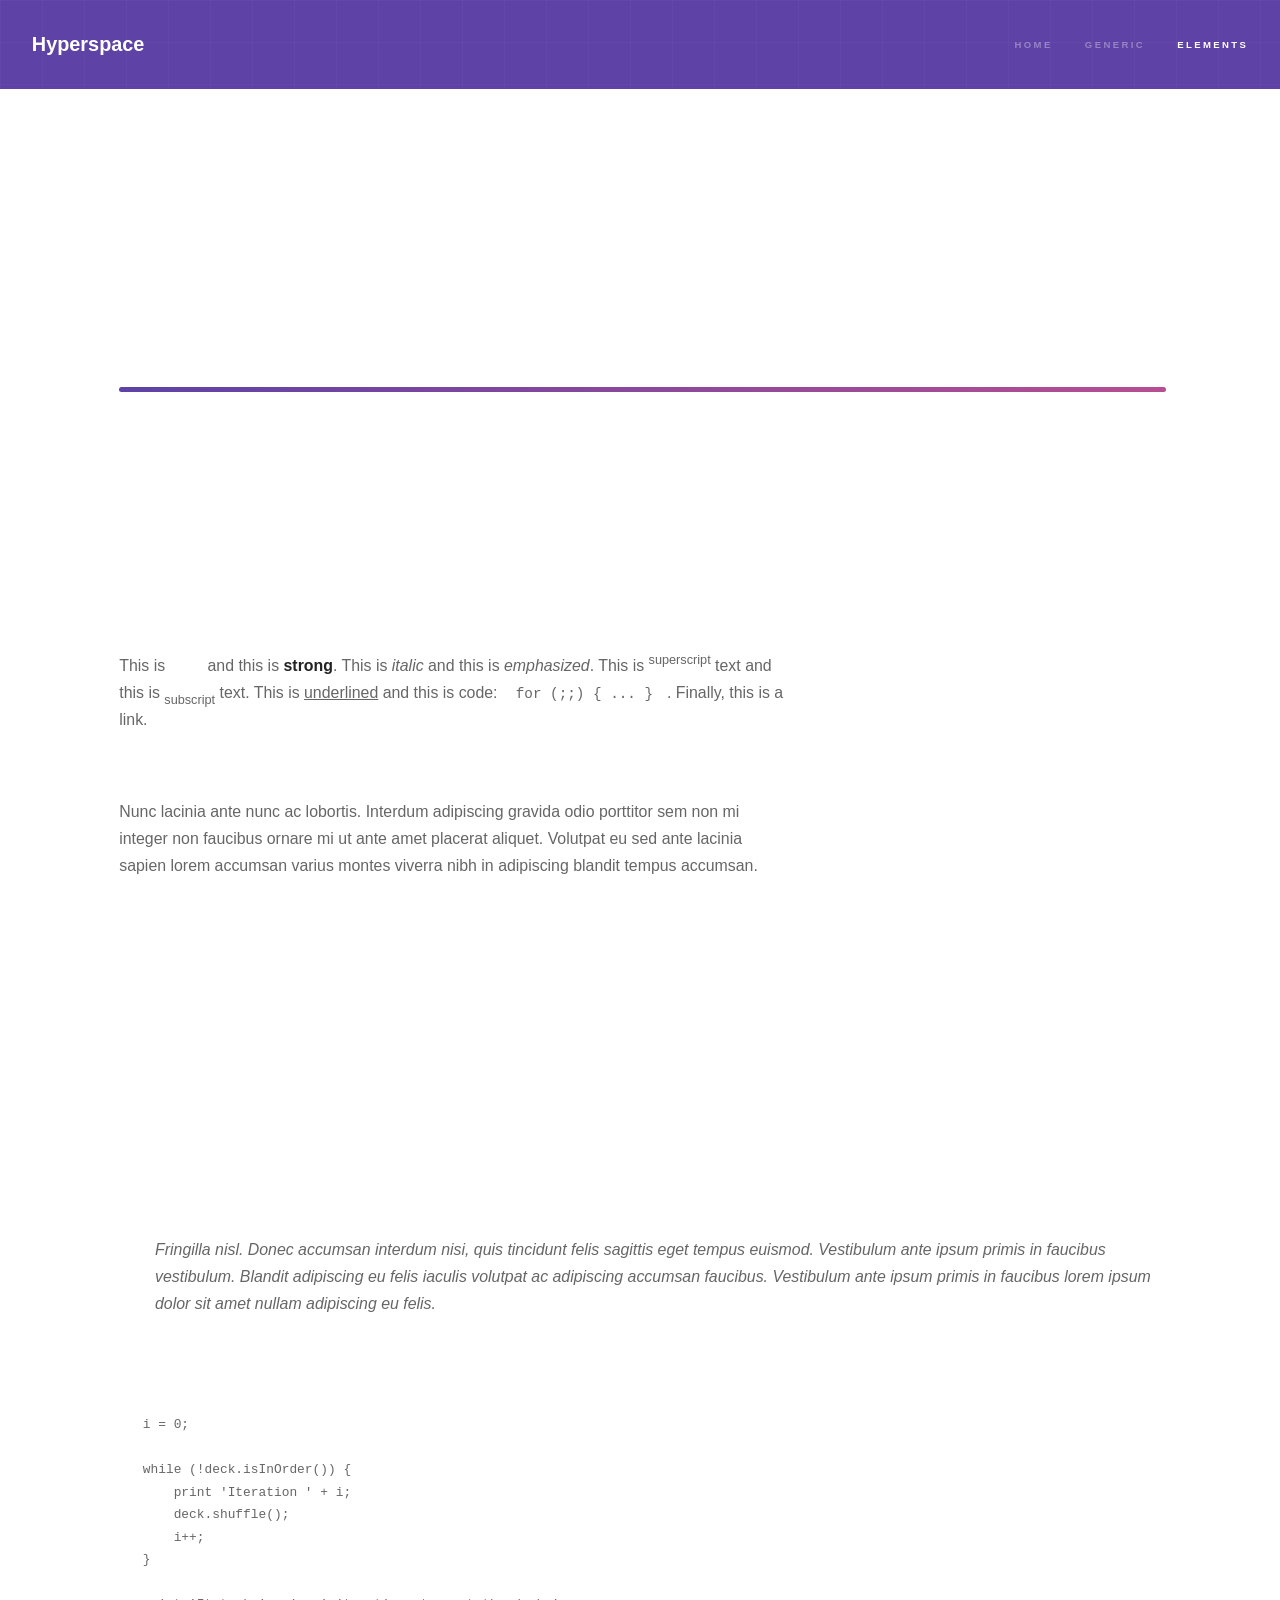
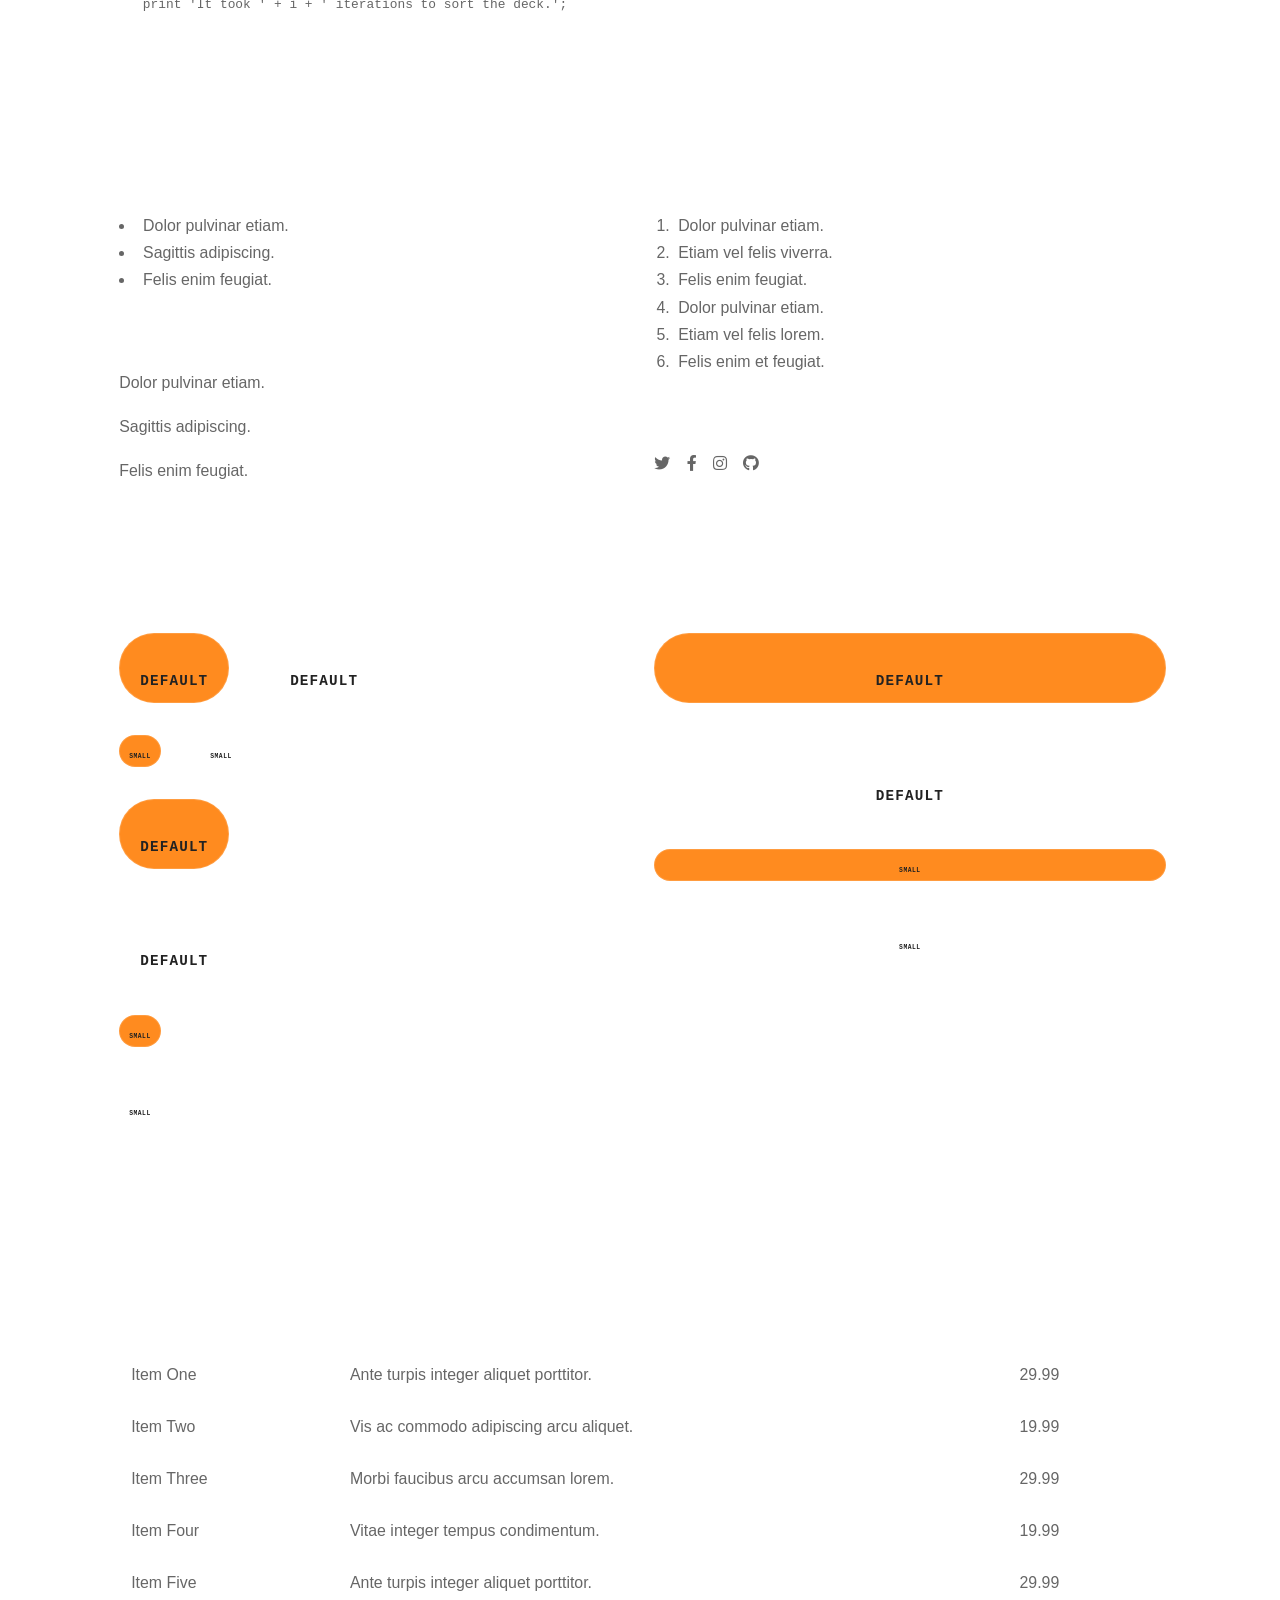
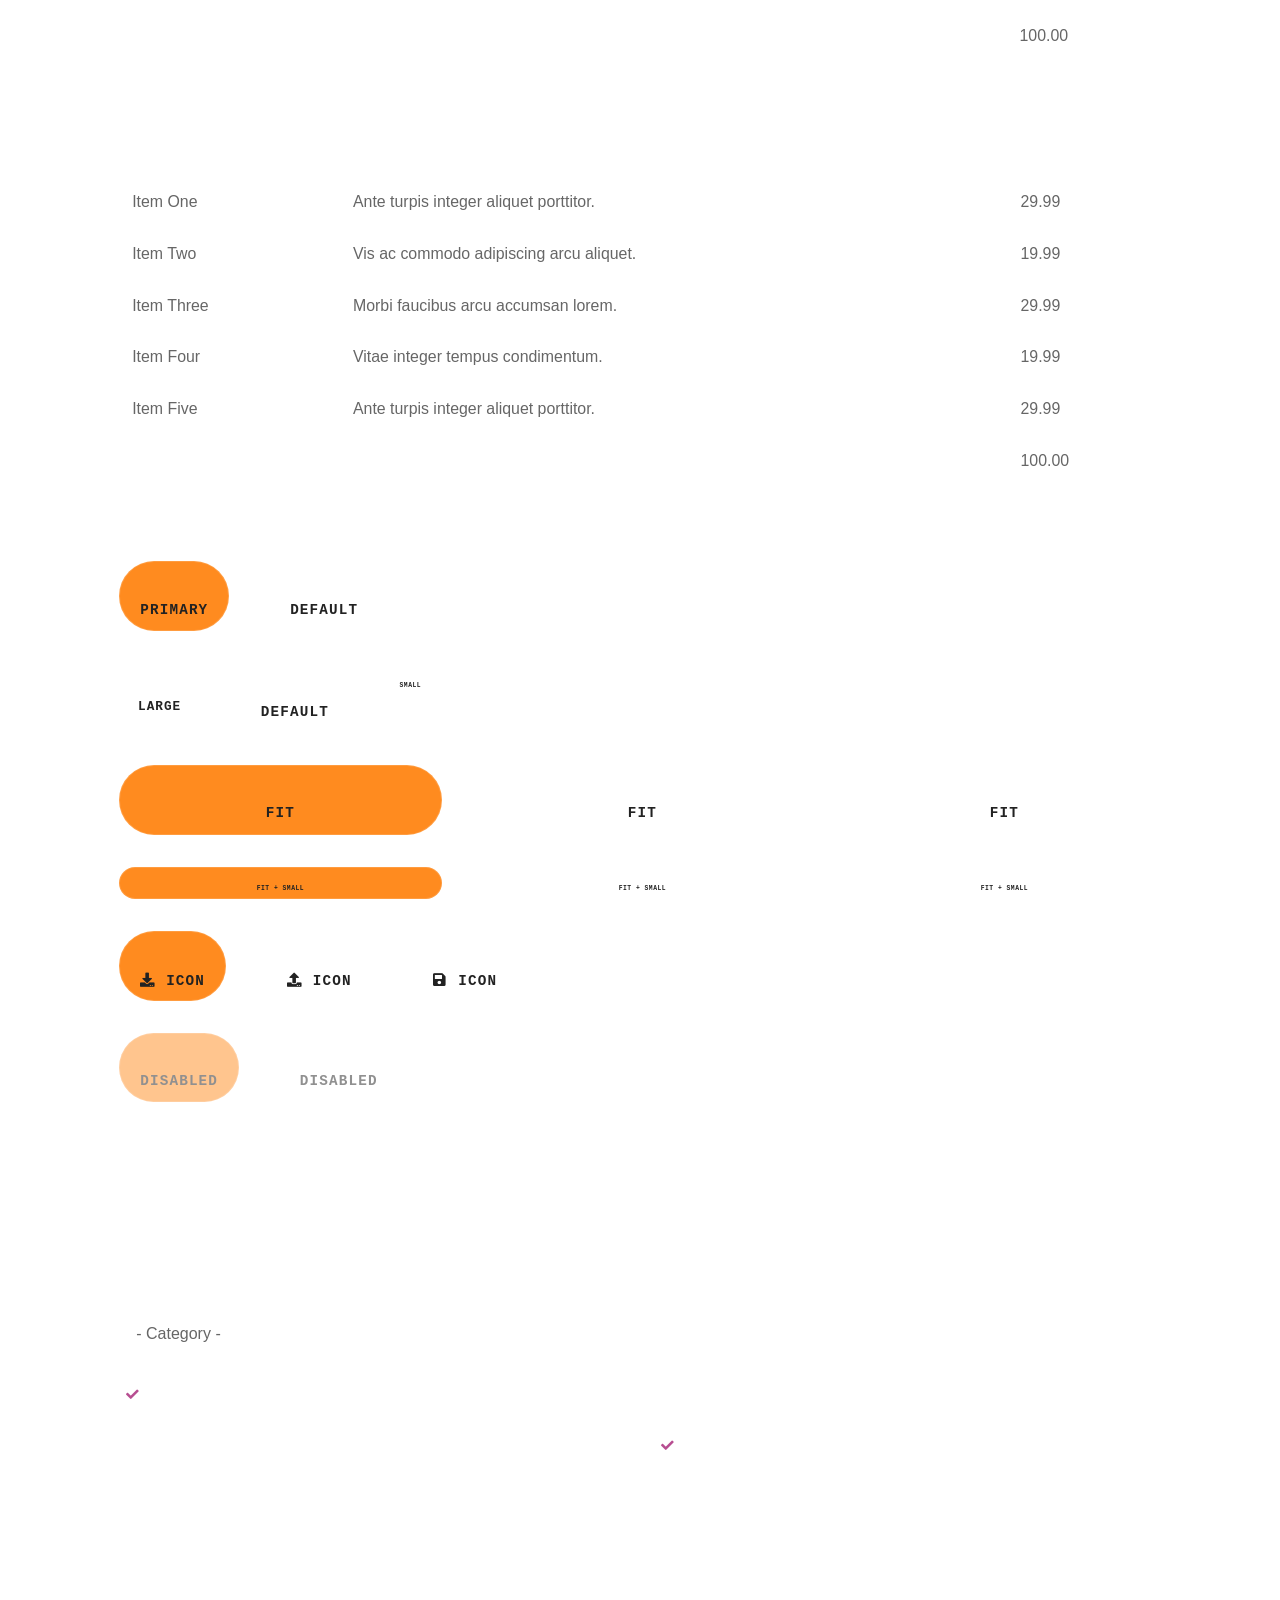
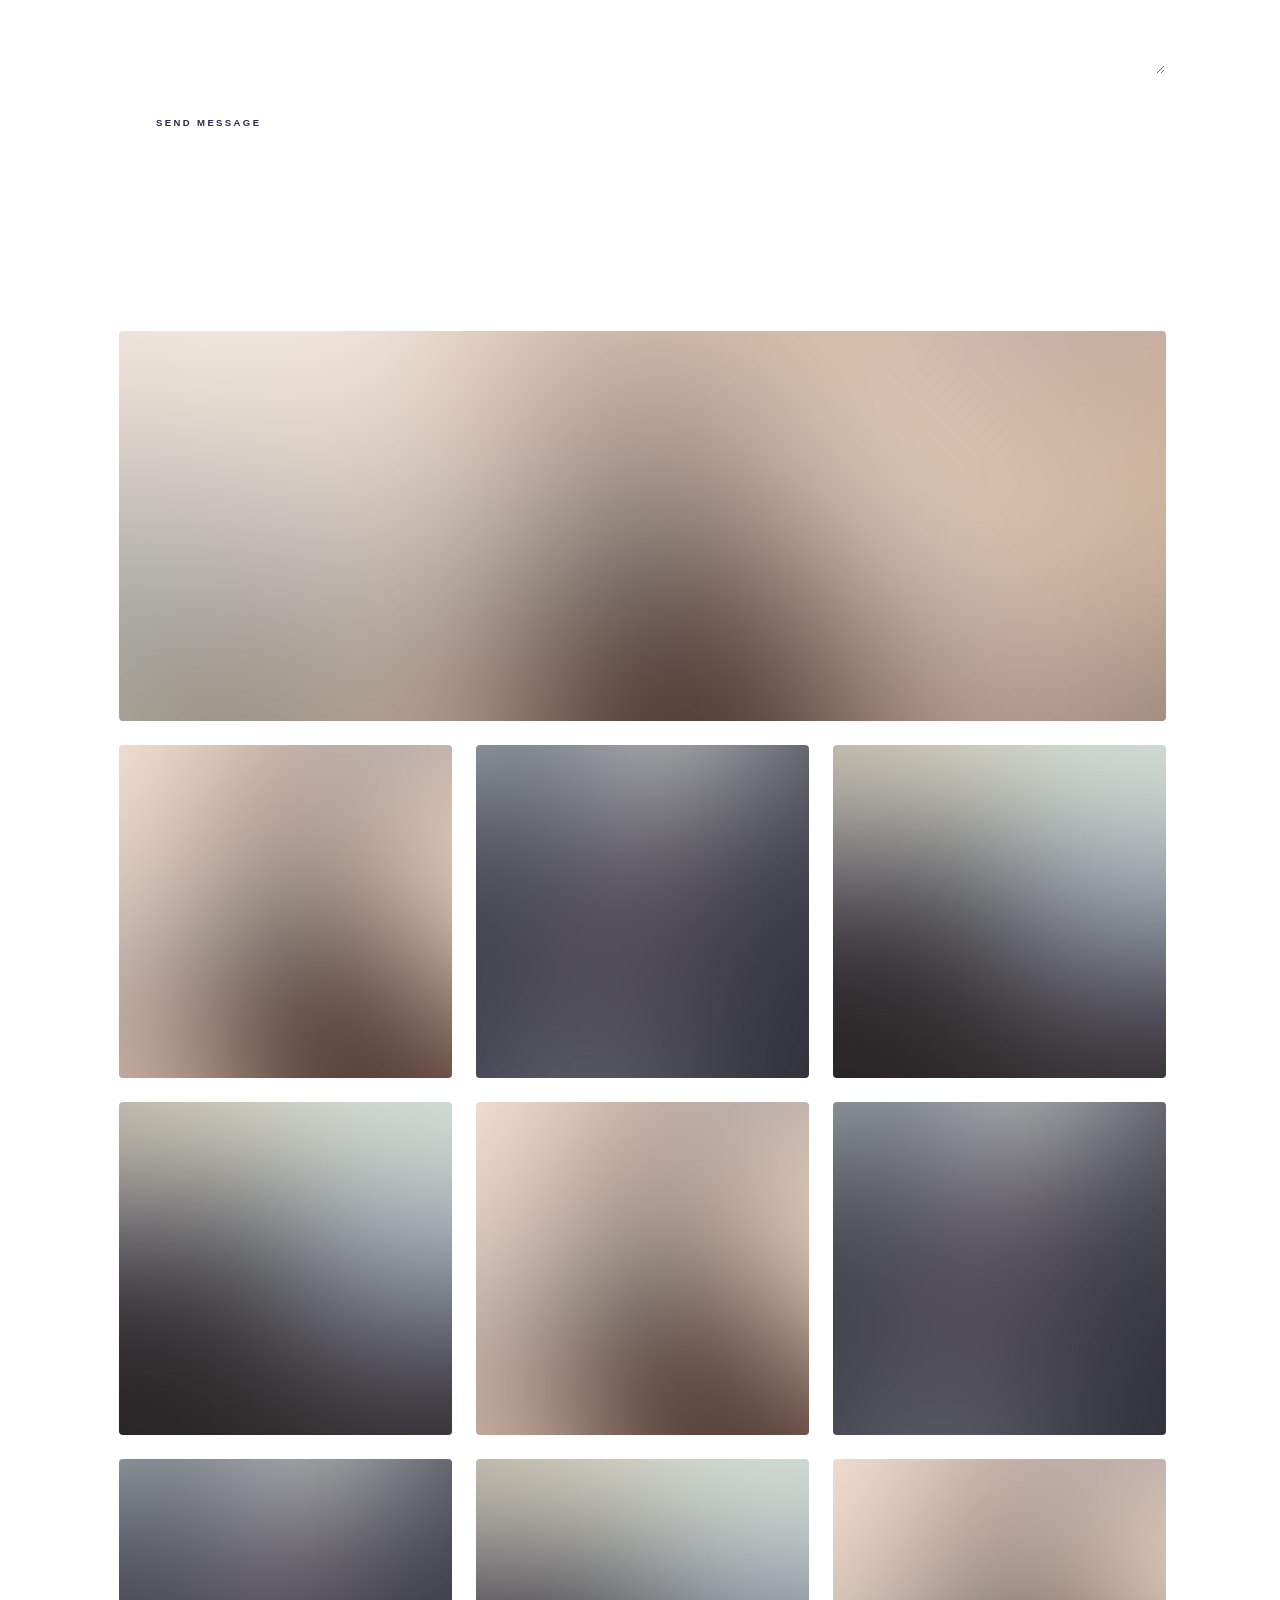
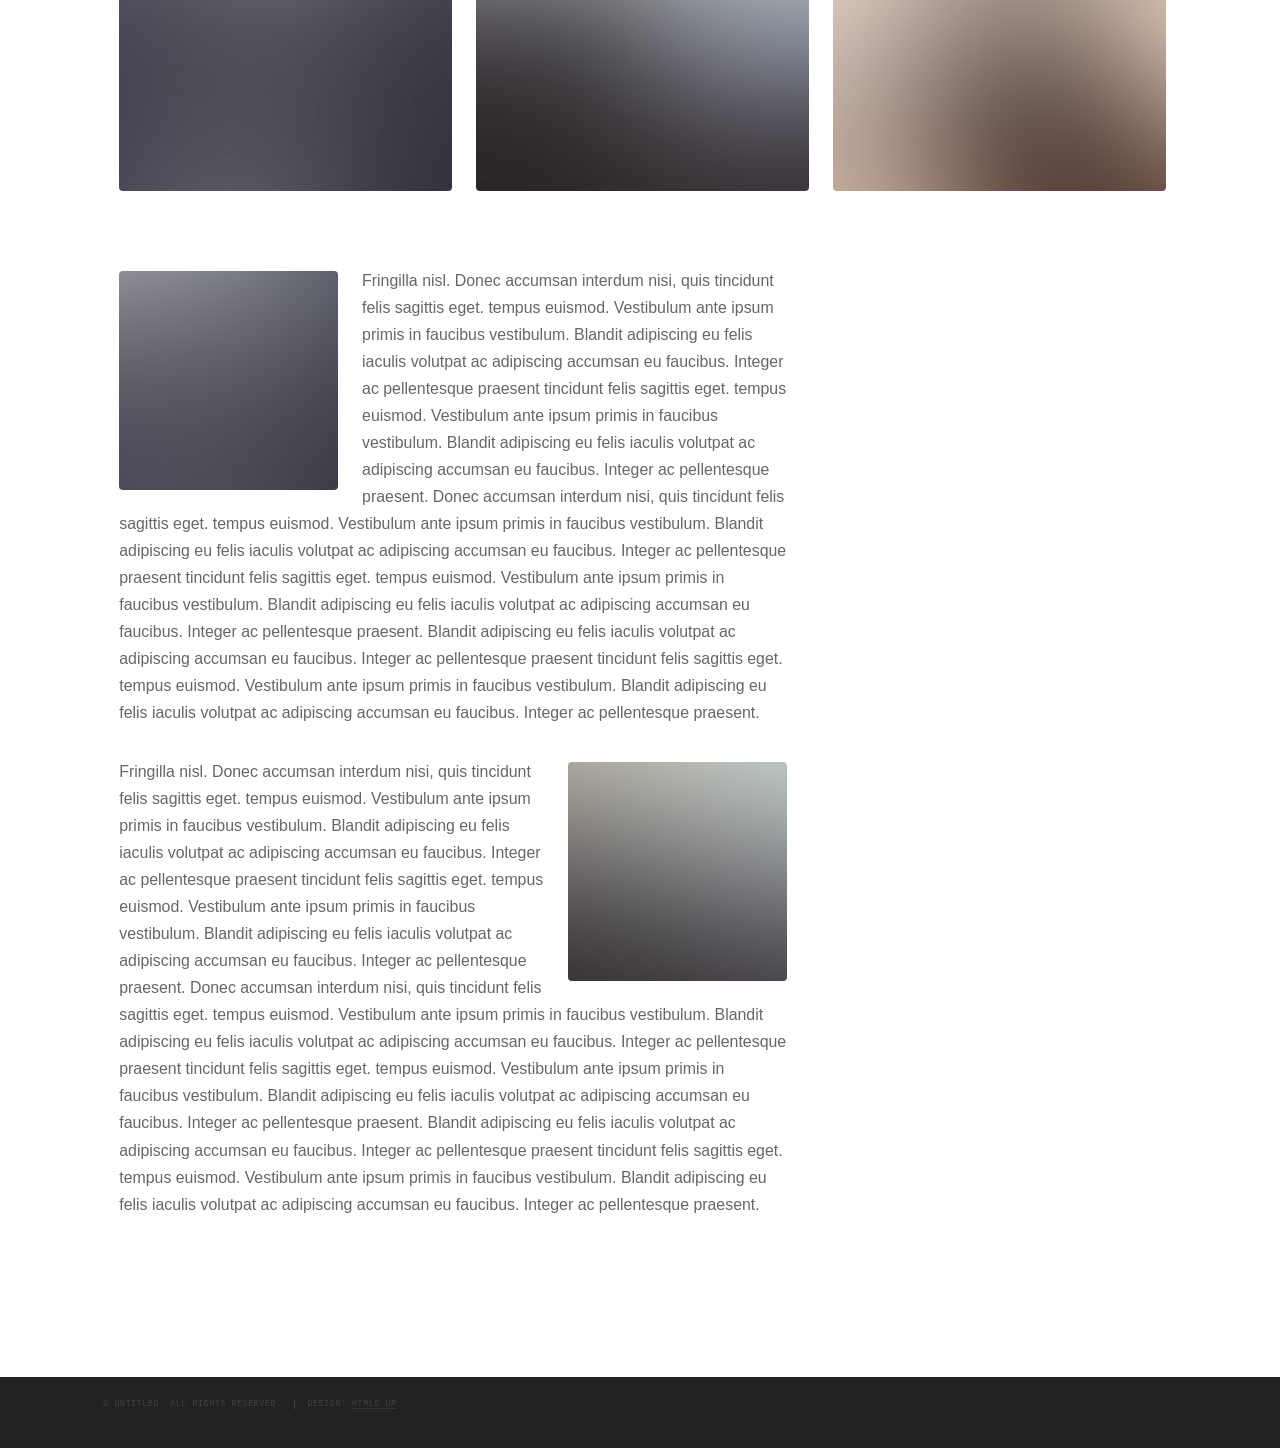
<file: elements.html>
<!DOCTYPE HTML>
<!--
	Hyperspace by HTML5 UP
	html5up.net | @ajlkn
	Free for personal and commercial use under the CCA 3.0 license (html5up.net/license)
-->
<html>
	<head>
		<title>Elements - Hyperspace by HTML5 UP</title>
		<meta charset="utf-8" />
		<meta name="viewport" content="width=device-width, initial-scale=1, user-scalable=no" />
		<link rel="stylesheet" href="assets/css/main.css" />
		<noscript><link rel="stylesheet" href="assets/css/noscript.css" /></noscript>
	</head>
	<body class="is-preload">

		<!-- Header -->
			<header id="header">
				<a href="index.html" class="title">Hyperspace</a>
				<nav>
					<ul>
						<li><a href="index.html">Home</a></li>
						<li><a href="generic.html">Generic</a></li>
						<li><a href="elements.html"  class="active">Elements</a></li>
					</ul>
				</nav>
			</header>

		<!-- Wrapper -->
			<div id="wrapper">

				<!-- Main -->
					<section id="main" class="wrapper">
						<div class="inner">
							<h1 class="major">Elements</h1>

							<!-- Text -->
								<section>
									<h2>Text</h2>
									<p>This is <b>bold</b> and this is <strong>strong</strong>. This is <i>italic</i> and this is <em>emphasized</em>.
									This is <sup>superscript</sup> text and this is <sub>subscript</sub> text.
									This is <u>underlined</u> and this is code: <code>for (;;) { ... }</code>. Finally, <a href="#">this is a link</a>.</p>
									<hr />
									<p>Nunc lacinia ante nunc ac lobortis. Interdum adipiscing gravida odio porttitor sem non mi integer non faucibus ornare mi ut ante amet placerat aliquet. Volutpat eu sed ante lacinia sapien lorem accumsan varius montes viverra nibh in adipiscing blandit tempus accumsan.</p>
									<hr />
									<h2>Heading Level 2</h2>
									<h3>Heading Level 3</h3>
									<h4>Heading Level 4</h4>
									<hr />
									<h3>Blockquote</h3>
									<blockquote>Fringilla nisl. Donec accumsan interdum nisi, quis tincidunt felis sagittis eget tempus euismod. Vestibulum ante ipsum primis in faucibus vestibulum. Blandit adipiscing eu felis iaculis volutpat ac adipiscing accumsan faucibus. Vestibulum ante ipsum primis in faucibus lorem ipsum dolor sit amet nullam adipiscing eu felis.</blockquote>
									<h3>Preformatted</h3>
									<pre><code>i = 0;

while (!deck.isInOrder()) {
    print 'Iteration ' + i;
    deck.shuffle();
    i++;
}

print 'It took ' + i + ' iterations to sort the deck.';</code></pre>
								</section>

							<!-- Lists -->
								<section>
									<h2>Lists</h2>
									<div class="row">
										<div class="col-6 col-12-medium">
											<h3>Unordered</h3>
											<ul>
												<li>Dolor pulvinar etiam.</li>
												<li>Sagittis adipiscing.</li>
												<li>Felis enim feugiat.</li>
											</ul>
											<h3>Alternate</h3>
											<ul class="alt">
												<li>Dolor pulvinar etiam.</li>
												<li>Sagittis adipiscing.</li>
												<li>Felis enim feugiat.</li>
											</ul>
										</div>
										<div class="col-6 col-12-medium">
											<h3>Ordered</h3>
											<ol>
												<li>Dolor pulvinar etiam.</li>
												<li>Etiam vel felis viverra.</li>
												<li>Felis enim feugiat.</li>
												<li>Dolor pulvinar etiam.</li>
												<li>Etiam vel felis lorem.</li>
												<li>Felis enim et feugiat.</li>
											</ol>
											<h3>Icons</h3>
											<ul class="icons">
												<li><a href="#" class="icon brands fa-twitter"><span class="label">Twitter</span></a></li>
												<li><a href="#" class="icon brands fa-facebook-f"><span class="label">Facebook</span></a></li>
												<li><a href="#" class="icon brands fa-instagram"><span class="label">Instagram</span></a></li>
												<li><a href="#" class="icon brands fa-github"><span class="label">Github</span></a></li>
											</ul>
										</div>
									</div>
									<h2>Actions</h2>
									<div class="row">
										<div class="col-6 col-12-medium">
											<ul class="actions">
												<li><a href="#" class="button primary">Default</a></li>
												<li><a href="#" class="button">Default</a></li>
											</ul>
											<ul class="actions small">
												<li><a href="#" class="button primary small">Small</a></li>
												<li><a href="#" class="button small">Small</a></li>
											</ul>
											<ul class="actions stacked">
												<li><a href="#" class="button primary">Default</a></li>
												<li><a href="#" class="button">Default</a></li>
											</ul>
											<ul class="actions stacked">
												<li><a href="#" class="button primary small">Small</a></li>
												<li><a href="#" class="button small">Small</a></li>
											</ul>
										</div>
										<div class="col-6 col-12-medium">
											<ul class="actions stacked">
												<li><a href="#" class="button primary fit">Default</a></li>
												<li><a href="#" class="button fit">Default</a></li>
											</ul>
											<ul class="actions stacked">
												<li><a href="#" class="button primary small fit">Small</a></li>
												<li><a href="#" class="button small fit">Small</a></li>
											</ul>
										</div>
									</div>
								</section>

							<!-- Table -->
								<section>
									<h2>Table</h2>
									<h3>Default</h3>
									<div class="table-wrapper">
										<table>
											<thead>
												<tr>
													<th>Name</th>
													<th>Description</th>
													<th>Price</th>
												</tr>
											</thead>
											<tbody>
												<tr>
													<td>Item One</td>
													<td>Ante turpis integer aliquet porttitor.</td>
													<td>29.99</td>
												</tr>
												<tr>
													<td>Item Two</td>
													<td>Vis ac commodo adipiscing arcu aliquet.</td>
													<td>19.99</td>
												</tr>
												<tr>
													<td>Item Three</td>
													<td> Morbi faucibus arcu accumsan lorem.</td>
													<td>29.99</td>
												</tr>
												<tr>
													<td>Item Four</td>
													<td>Vitae integer tempus condimentum.</td>
													<td>19.99</td>
												</tr>
												<tr>
													<td>Item Five</td>
													<td>Ante turpis integer aliquet porttitor.</td>
													<td>29.99</td>
												</tr>
											</tbody>
											<tfoot>
												<tr>
													<td colspan="2"></td>
													<td>100.00</td>
												</tr>
											</tfoot>
										</table>
									</div>

									<h3>Alternate</h3>
									<div class="table-wrapper">
										<table class="alt">
											<thead>
												<tr>
													<th>Name</th>
													<th>Description</th>
													<th>Price</th>
												</tr>
											</thead>
											<tbody>
												<tr>
													<td>Item One</td>
													<td>Ante turpis integer aliquet porttitor.</td>
													<td>29.99</td>
												</tr>
												<tr>
													<td>Item Two</td>
													<td>Vis ac commodo adipiscing arcu aliquet.</td>
													<td>19.99</td>
												</tr>
												<tr>
													<td>Item Three</td>
													<td> Morbi faucibus arcu accumsan lorem.</td>
													<td>29.99</td>
												</tr>
												<tr>
													<td>Item Four</td>
													<td>Vitae integer tempus condimentum.</td>
													<td>19.99</td>
												</tr>
												<tr>
													<td>Item Five</td>
													<td>Ante turpis integer aliquet porttitor.</td>
													<td>29.99</td>
												</tr>
											</tbody>
											<tfoot>
												<tr>
													<td colspan="2"></td>
													<td>100.00</td>
												</tr>
											</tfoot>
										</table>
									</div>
								</section>

							<!-- Buttons -->
								<section>
									<h3>Buttons</h3>
									<ul class="actions">
										<li><a href="#" class="button primary">Primary</a></li>
										<li><a href="#" class="button">Default</a></li>
									</ul>
									<ul class="actions">
										<li><a href="#" class="button large">Large</a></li>
										<li><a href="#" class="button">Default</a></li>
										<li><a href="#" class="button small">Small</a></li>
									</ul>
									<ul class="actions fit">
										<li><a href="#" class="button primary fit">Fit</a></li>
										<li><a href="#" class="button fit">Fit</a></li>
										<li><a href="#" class="button fit">Fit</a></li>
									</ul>
									<ul class="actions fit small">
										<li><a href="#" class="button primary fit small">Fit + Small</a></li>
										<li><a href="#" class="button fit small">Fit + Small</a></li>
										<li><a href="#" class="button fit small">Fit + Small</a></li>
									</ul>
									<ul class="actions">
										<li><a href="#" class="button primary icon solid fa-download">Icon</a></li>
										<li><a href="#" class="button icon solid fa-upload">Icon</a></li>
										<li><a href="#" class="button icon solid fa-save">Icon</a></li>
									</ul>
									<ul class="actions">
										<li><span class="button primary disabled">Disabled</span></li>
										<li><span class="button disabled">Disabled</span></li>
									</ul>
								</section>

							<!-- Form -->
								<section>
									<h2>Form</h2>
									<form method="post" action="#">
										<div class="row gtr-uniform">
											<div class="col-6 col-12-xsmall">
												<input type="text" name="demo-name" id="demo-name" value="" placeholder="Name" />
											</div>
											<div class="col-6 col-12-xsmall">
												<input type="email" name="demo-email" id="demo-email" value="" placeholder="Email" />
											</div>
											<div class="col-12">
												<select name="demo-category" id="demo-category">
													<option value="">- Category -</option>
													<option value="1">Manufacturing</option>
													<option value="1">Shipping</option>
													<option value="1">Administration</option>
													<option value="1">Human Resources</option>
												</select>
											</div>
											<div class="col-4 col-12-small">
												<input type="radio" id="demo-priority-low" name="demo-priority" checked>
												<label for="demo-priority-low">Low</label>
											</div>
											<div class="col-4 col-12-small">
												<input type="radio" id="demo-priority-normal" name="demo-priority">
												<label for="demo-priority-normal">Normal</label>
											</div>
											<div class="col-4 col-12-small">
												<input type="radio" id="demo-priority-high" name="demo-priority">
												<label for="demo-priority-high">High</label>
											</div>
											<div class="col-6 col-12-small">
												<input type="checkbox" id="demo-copy" name="demo-copy">
												<label for="demo-copy">Email me a copy</label>
											</div>
											<div class="col-6 col-12-small">
												<input type="checkbox" id="demo-human" name="demo-human" checked>
												<label for="demo-human">Not a robot</label>
											</div>
											<div class="col-12">
												<textarea name="demo-message" id="demo-message" placeholder="Enter your message" rows="6"></textarea>
											</div>
											<div class="col-12">
												<ul class="actions">
													<li><input type="submit" value="Send Message" class="primary" /></li>
													<li><input type="reset" value="Reset" /></li>
												</ul>
											</div>
										</div>
									</form>
								</section>

							<!-- Image -->
								<section>
									<h2>Image</h2>
									<h3>Fit</h3>
									<div class="box alt">
										<div class="row gtr-uniform">
											<div class="col-12"><span class="image fit"><img src="images/pic04.jpg" alt="" /></span></div>
											<div class="col-4"><span class="image fit"><img src="images/pic01.jpg" alt="" /></span></div>
											<div class="col-4"><span class="image fit"><img src="images/pic02.jpg" alt="" /></span></div>
											<div class="col-4"><span class="image fit"><img src="images/pic03.jpg" alt="" /></span></div>
											<div class="col-4"><span class="image fit"><img src="images/pic03.jpg" alt="" /></span></div>
											<div class="col-4"><span class="image fit"><img src="images/pic01.jpg" alt="" /></span></div>
											<div class="col-4"><span class="image fit"><img src="images/pic02.jpg" alt="" /></span></div>
											<div class="col-4"><span class="image fit"><img src="images/pic02.jpg" alt="" /></span></div>
											<div class="col-4"><span class="image fit"><img src="images/pic03.jpg" alt="" /></span></div>
											<div class="col-4"><span class="image fit"><img src="images/pic01.jpg" alt="" /></span></div>
										</div>
									</div>
									<h3>Left &amp; Right</h3>
									<p><span class="image left"><img src="images/pic05.jpg" alt="" /></span>Fringilla nisl. Donec accumsan interdum nisi, quis tincidunt felis sagittis eget. tempus euismod. Vestibulum ante ipsum primis in faucibus vestibulum. Blandit adipiscing eu felis iaculis volutpat ac adipiscing accumsan eu faucibus. Integer ac pellentesque praesent tincidunt felis sagittis eget. tempus euismod. Vestibulum ante ipsum primis in faucibus vestibulum. Blandit adipiscing eu felis iaculis volutpat ac adipiscing accumsan eu faucibus. Integer ac pellentesque praesent. Donec accumsan interdum nisi, quis tincidunt felis sagittis eget. tempus euismod. Vestibulum ante ipsum primis in faucibus vestibulum. Blandit adipiscing eu felis iaculis volutpat ac adipiscing accumsan eu faucibus. Integer ac pellentesque praesent tincidunt felis sagittis eget. tempus euismod. Vestibulum ante ipsum primis in faucibus vestibulum. Blandit adipiscing eu felis iaculis volutpat ac adipiscing accumsan eu faucibus. Integer ac pellentesque praesent. Blandit adipiscing eu felis iaculis volutpat ac adipiscing accumsan eu faucibus. Integer ac pellentesque praesent tincidunt felis sagittis eget. tempus euismod. Vestibulum ante ipsum primis in faucibus vestibulum. Blandit adipiscing eu felis iaculis volutpat ac adipiscing accumsan eu faucibus. Integer ac pellentesque praesent.</p>
									<p><span class="image right"><img src="images/pic06.jpg" alt="" /></span>Fringilla nisl. Donec accumsan interdum nisi, quis tincidunt felis sagittis eget. tempus euismod. Vestibulum ante ipsum primis in faucibus vestibulum. Blandit adipiscing eu felis iaculis volutpat ac adipiscing accumsan eu faucibus. Integer ac pellentesque praesent tincidunt felis sagittis eget. tempus euismod. Vestibulum ante ipsum primis in faucibus vestibulum. Blandit adipiscing eu felis iaculis volutpat ac adipiscing accumsan eu faucibus. Integer ac pellentesque praesent. Donec accumsan interdum nisi, quis tincidunt felis sagittis eget. tempus euismod. Vestibulum ante ipsum primis in faucibus vestibulum. Blandit adipiscing eu felis iaculis volutpat ac adipiscing accumsan eu faucibus. Integer ac pellentesque praesent tincidunt felis sagittis eget. tempus euismod. Vestibulum ante ipsum primis in faucibus vestibulum. Blandit adipiscing eu felis iaculis volutpat ac adipiscing accumsan eu faucibus. Integer ac pellentesque praesent. Blandit adipiscing eu felis iaculis volutpat ac adipiscing accumsan eu faucibus. Integer ac pellentesque praesent tincidunt felis sagittis eget. tempus euismod. Vestibulum ante ipsum primis in faucibus vestibulum. Blandit adipiscing eu felis iaculis volutpat ac adipiscing accumsan eu faucibus. Integer ac pellentesque praesent.</p>
								</section>

						</div>
					</section>

			</div>

		<!-- Footer -->
			<footer id="footer" class="wrapper alt">
				<div class="inner">
					<ul class="menu">
						<li>&copy; Untitled. All rights reserved.</li><li>Design: <a href="http://html5up.net">HTML5 UP</a></li>
					</ul>
				</div>
			</footer>

		<!-- Scripts -->
			<script src="assets/js/jquery.min.js"></script>
			<script src="assets/js/jquery.scrollex.min.js"></script>
			<script src="assets/js/jquery.scrolly.min.js"></script>
			<script src="assets/js/browser.min.js"></script>
			<script src="assets/js/breakpoints.min.js"></script>
			<script src="assets/js/util.js"></script>
			<script src="assets/js/main.js"></script>

	</body>
</html>
</file>
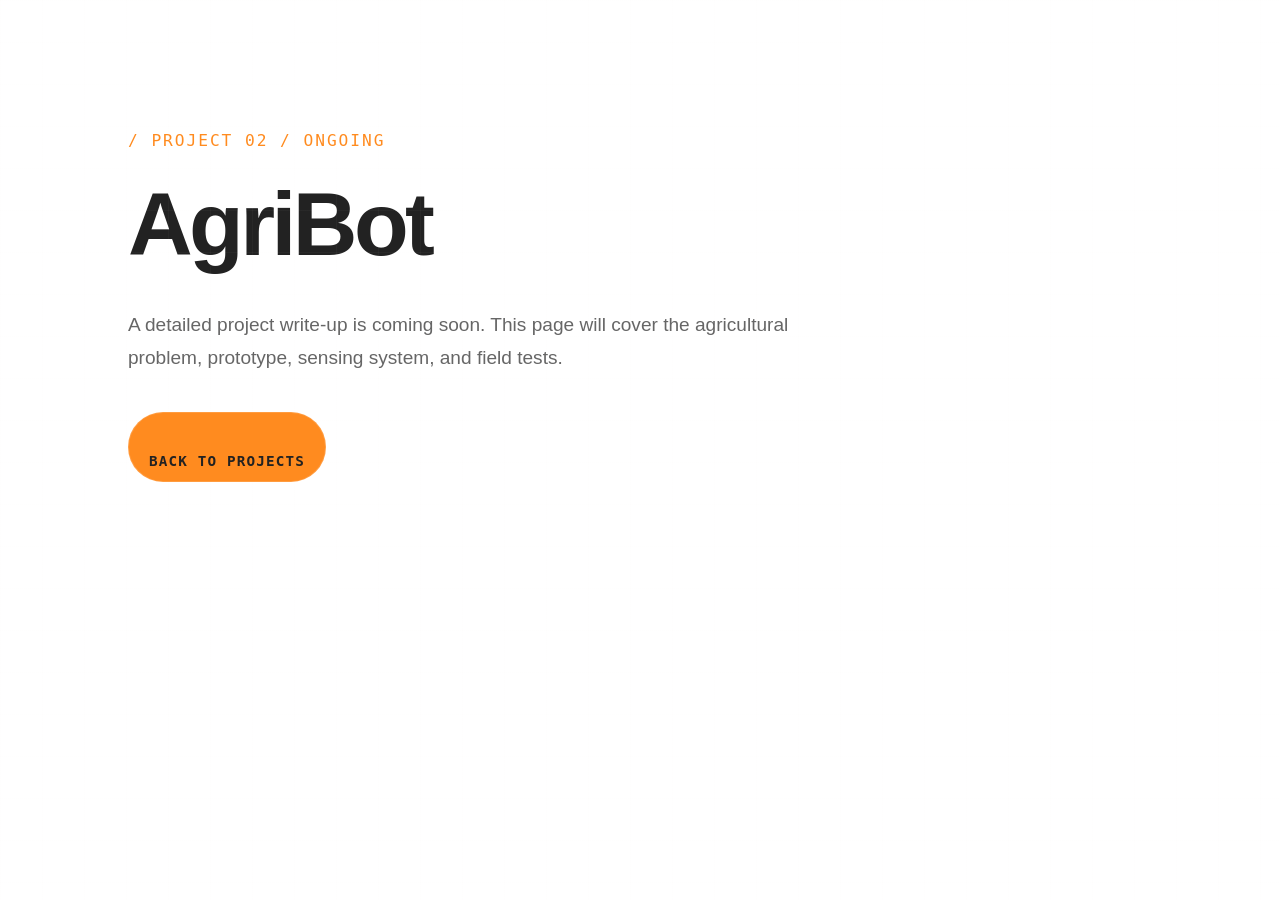
<file: projects/agribot.html>
<!DOCTYPE HTML>
<html lang="en">
<head>
	<title>AgriBot | Robotics Club CITK</title>
	<meta charset="utf-8" />
	<meta name="viewport" content="width=device-width, initial-scale=1" />
	<link rel="stylesheet" href="../assets/css/main.css" />
</head>
<body>
	<main class="project-detail">
		<p class="eyebrow">/ project 02 / ongoing</p>
		<h1>AgriBot</h1>
		<p>A detailed project write-up is coming soon. This page will cover the agricultural problem, prototype, sensing system, and field tests.</p>
		<a class="button primary" href="../index.html#projects">Back to projects</a>
	</main>
</body>
</html>
</file>
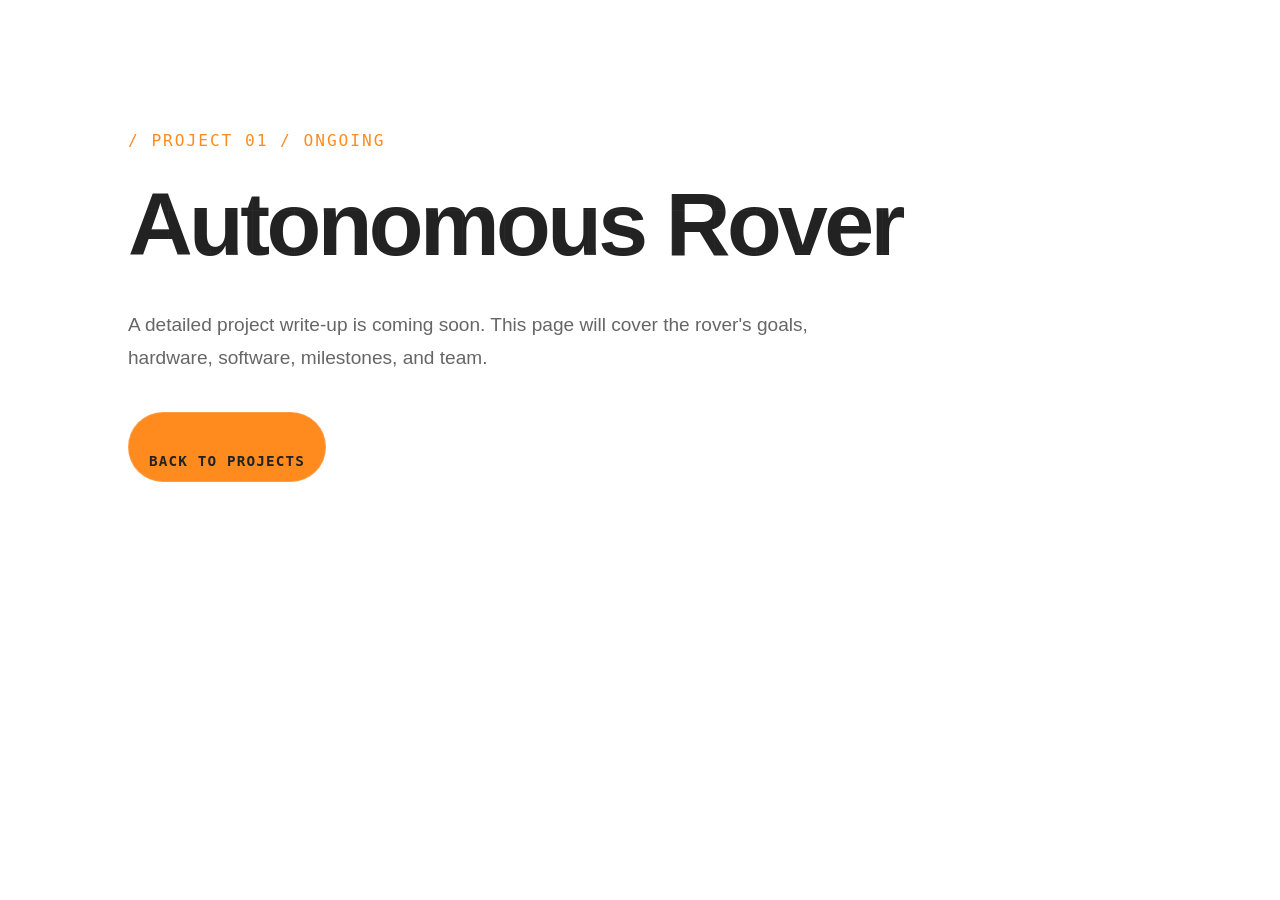
<file: projects/autonomous-rover.html>
<!DOCTYPE HTML>
<html lang="en">
<head>
	<title>Autonomous Rover | Robotics Club CITK</title>
	<meta charset="utf-8" />
	<meta name="viewport" content="width=device-width, initial-scale=1" />
	<link rel="stylesheet" href="../assets/css/main.css" />
</head>
<body>
	<main class="project-detail">
		<p class="eyebrow">/ project 01 / ongoing</p>
		<h1>Autonomous Rover</h1>
		<p>A detailed project write-up is coming soon. This page will cover the rover's goals, hardware, software, milestones, and team.</p>
		<a class="button primary" href="../index.html#projects">Back to projects</a>
	</main>
</body>
</html>
</file>
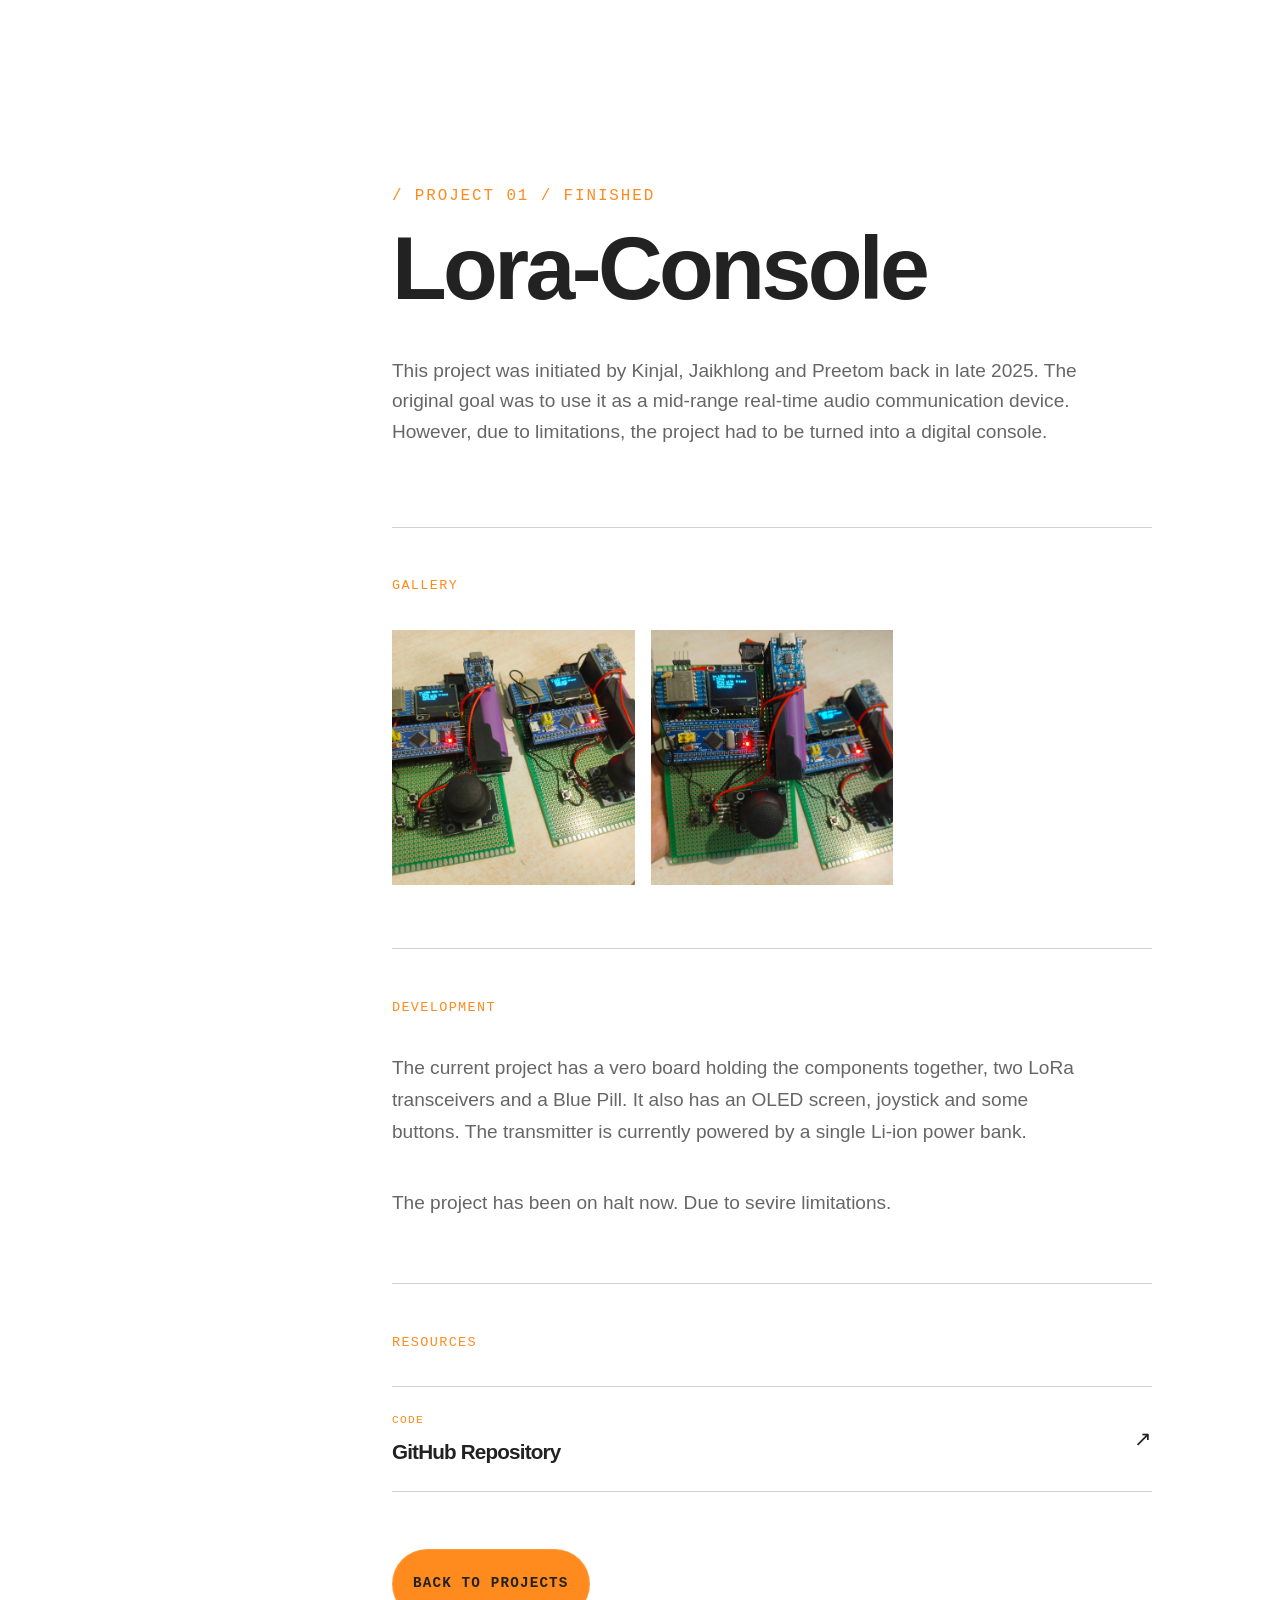
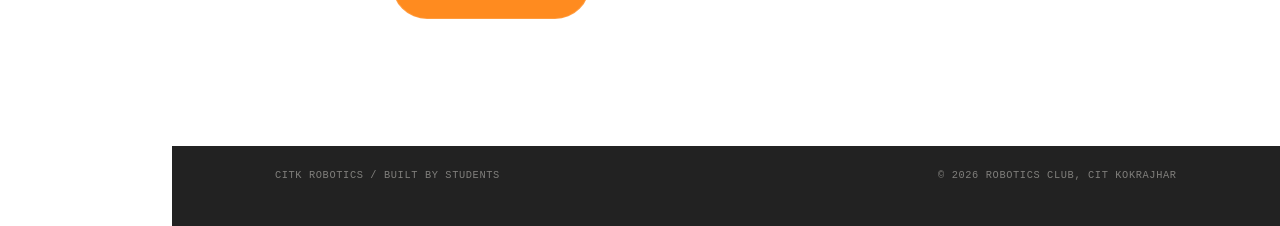
<file: projects/LoRa-Console.html>
<!DOCTYPE HTML>
<html lang="en">

<head>
    <title>nRF Controller & Receiver | Robotics Club CITK</title>
    <meta charset="utf-8" />
    <meta name="viewport" content="width=device-width, initial-scale=1" />

    <link rel="stylesheet" href="../assets/css/main.css" />
    <link rel="stylesheet" href="../assets/css/project-page.css" />
    <link rel="icon" type="image/png" href="../images/ROBOTICS CLUB LOGO.png">
    <noscript>
        <link rel="stylesheet" href="../assets/css/noscript.css" />
    </noscript>
</head>
<body>

    <section id="sidebar">
        <div class="inner">
            <div class="brand"><img src="../images/HEADER LOGO.png" alt="Robotics Club CITK logo" /></div>

            <nav aria-label="Main navigation">
                <ul>
                    <li><a href="../index.html#intro">Home</a></li>
                    <li><a href="../index.html#projects" class="active" aria-current="page">Projects</a></li>
                </ul>
            </nav>
        </div>
    </section>

    <div id="wrapper">

    <main class="project-detail">


    <!-- =========================
        PROJECT HEADER
        ========================== -->

    <p class="eyebrow">
        / PROJECT 01 / FINISHED
    </p>

    <h1>
        Lora-Console
    </h1>


    <!-- Short project description -->

    <p class="project-intro">
        This project was initiated by Kinjal, Jaikhlong and Preetom back in late 2025.
        The original goal was to use it as a mid-range real-time audio communication device.
        However, due to limitations, the project had to be turned into a digital console.
    </p>



        <!-- =========================
             SECTION 01
             GALLERY
             ========================== -->

        <section class="project-section">
            <div class="section-heading">
                <span>Gallery</span>
            </div>


            <div class="project-gallery">

                    <img
                        src="../images/project-images/LoRa-Console/pic01.jpg"
                        alt="nRF Controller & Receiver - Project prototype"
                        loading="lazy"
                    >

                    <img
                        src="../images/project-images/LoRa-Console/pic02.jpeg"
                        alt="nRF Controller & Receiver - Prototype"
                        loading="lazy"
                    >
<!-- 
                    <img
                        src="../images/pic03.jpg"
                        alt="nRF Controller & Receiver - Electronics"
                        loading="lazy"
                    >

                    <img
                        src="../images/pic04.jpg"
                        alt="nRF Controller & Receiver - Digital console"
                        loading="lazy"
                    > -->
            </div>

        </section>



    <!-- =========================
    SECTION 02
    HARDWARE / OVERVIEW / ETC.
    ========================== -->

    <!-- <section class="project-section">

        
    </section> -->
    
    
    
    <!-- =========================
    SECTION 03
    ADDITIONAL INFORMATION
    ========================== -->
    
    <section class="project-section">
        
        <div class="section-heading">
            <span>Development</span>
        </div>
        <p>
            The current project has a vero board holding the components together,
            two LoRa transceivers and a Blue Pill. It also has an OLED screen,
            joystick and some buttons. The transmitter is currently powered by
            a single Li-ion power bank.
        </p>
        <p>
            The project has been on halt now. Due to sevire limitations.
        </p>

    </section>



    <!-- =========================
         SECTION 04
         RESOURCES
         ========================== -->

    <section class="project-section">

        <div class="section-heading">

            <span>Resources</span>
        </div>


        <div class="resource-list">


            <!-- GITHUB -->

            <a
                class="resource-link"
                href="https://github.com/RoboticsClub-CITK"
                target="_blank"
                rel="noopener noreferrer"
            >

                <div>

                    <span class="resource-type">
                        CODE
                    </span>

                    <h3>
                        GitHub Repository
                    </h3>

                </div>

                <span class="resource-arrow">
                    ↗
                </span>

            </a>

        </div>

    </section>



    <!-- =========================
         BACK TO PROJECTS
         ========================== -->

    <a
        class="button primary"
        href="../index.html#projects"
    >
        Back to projects
    </a>


    </main>

    </div>

    <footer id="footer" class="wrapper">
        <div class="inner">
            <p>CITK ROBOTICS / built by students</p>
            <p>&copy; 2026 Robotics Club, CIT Kokrajhar</p>
        </div>
    </footer>

    <script src="../assets/js/jquery.min.js"></script>
    <script src="../assets/js/jquery.scrollex.min.js"></script>
    <script src="../assets/js/browser.min.js"></script>
    <script src="../assets/js/breakpoints.min.js"></script>
    <script src="../assets/js/util.js"></script>
    <script src="../assets/js/main.js"></script>

<script>
(function () {
    'use strict';

    document.querySelectorAll('.project-gallery img').forEach(function (image) {
        image.addEventListener('click', function () {
            image.classList.toggle('is-enlarged');
        });
    });
}());
</script>

</body>
</html>
</file>
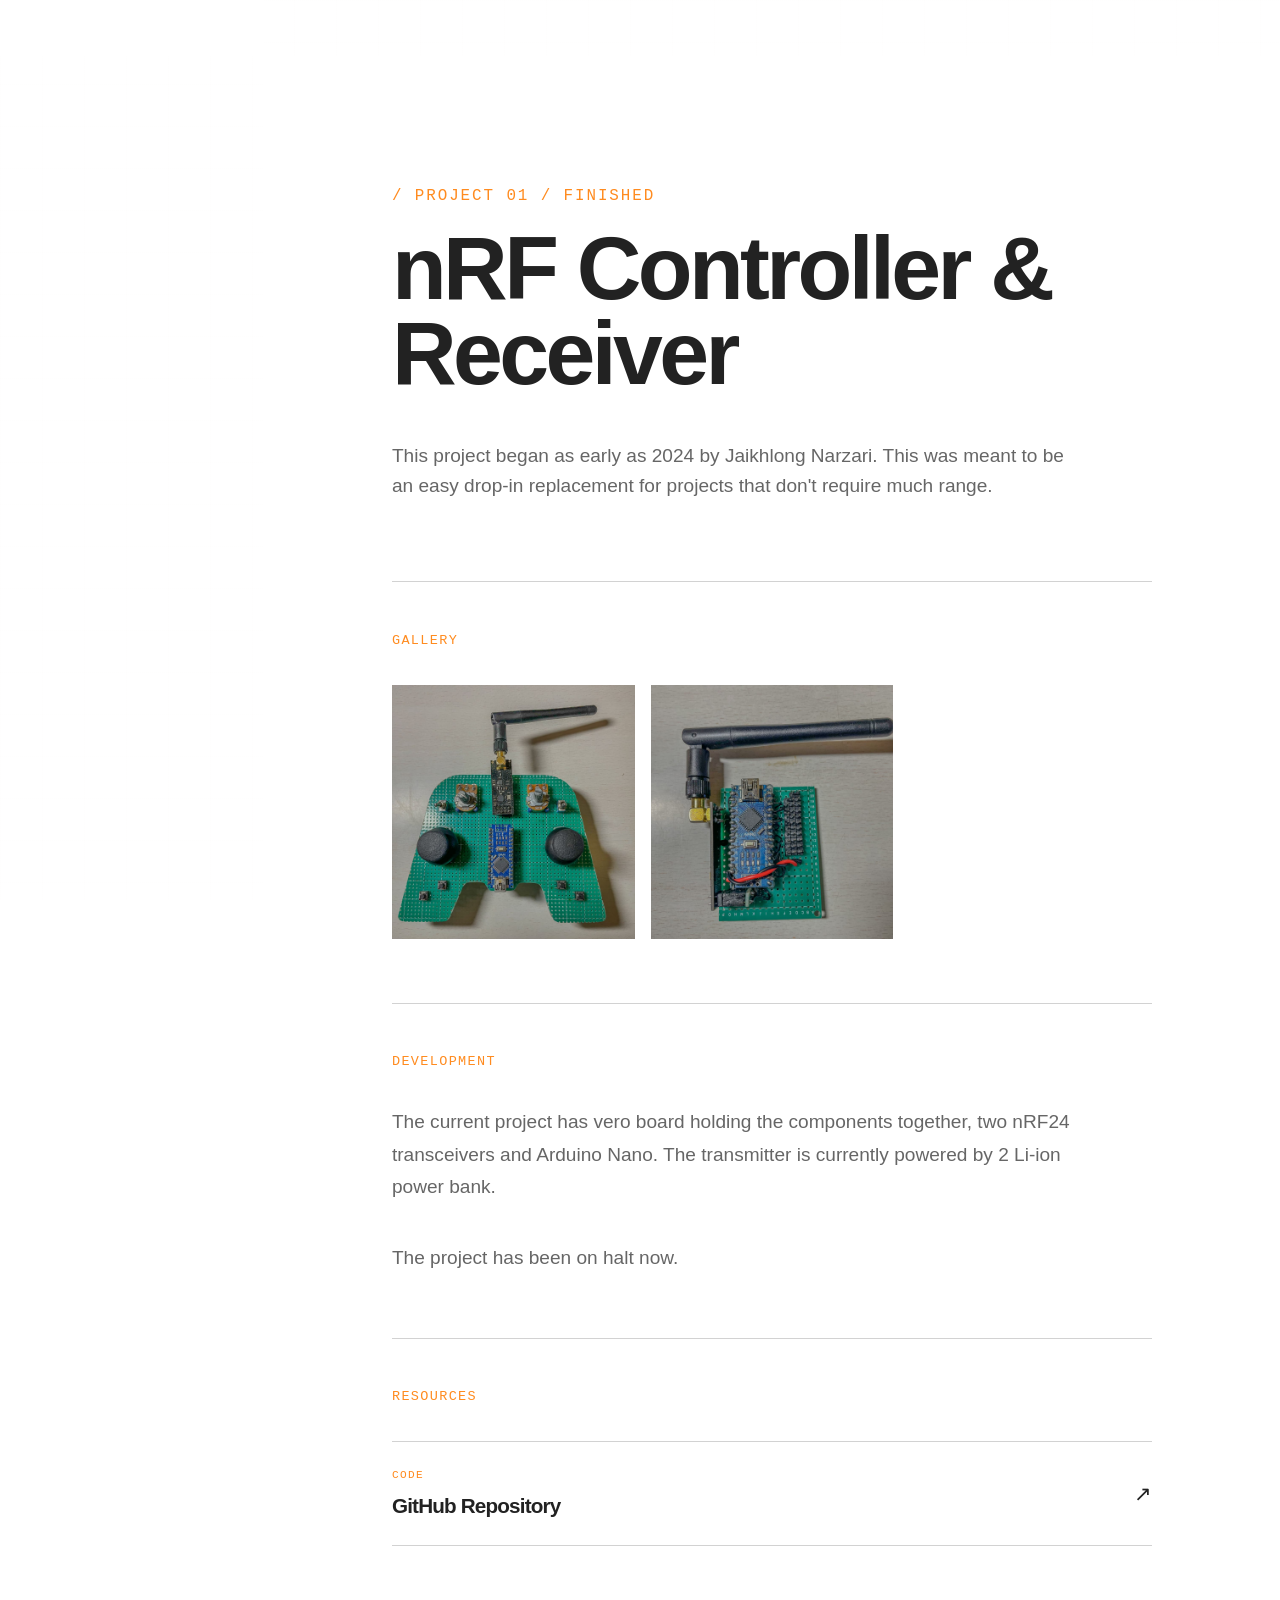
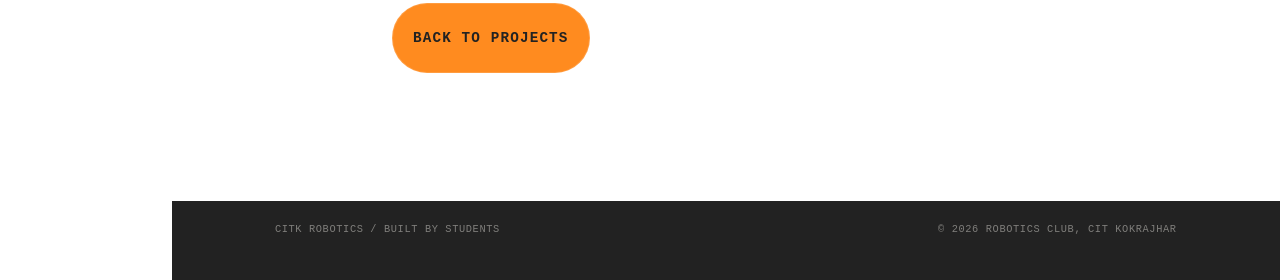
<file: projects/NRF-controller.html>
<!DOCTYPE HTML>
<html lang="en">

<head>
    <title>nRF Controller & Receiver | Robotics Club CITK</title>
    <meta charset="utf-8" />
    <meta name="viewport" content="width=device-width, initial-scale=1" />

    <link rel="stylesheet" href="../assets/css/main.css" />
    <link rel="stylesheet" href="../assets/css/project-page.css" />
    <link rel="icon" type="image/png" href="../images/ROBOTICS CLUB LOGO.png">
    <noscript>
        <link rel="stylesheet" href="../assets/css/noscript.css" />
    </noscript>
</head>
<body>

    <section id="sidebar">
        <div class="inner">
            <div class="brand"><img src="../images/HEADER LOGO.png" alt="Robotics Club CITK logo" /></div>

            <nav aria-label="Main navigation">
                <ul>
                    <li><a href="../index.html#intro">Home</a></li>
                    <li><a href="../index.html#projects" class="active" aria-current="page">Projects</a></li>
                </ul>
            </nav>
        </div>
    </section>

    <div id="wrapper">

    <main class="project-detail">


    <!-- =========================
        PROJECT HEADER
        ========================== -->

    <p class="eyebrow">
        / PROJECT 01 / FINISHED
    </p>

    <h1>
        nRF Controller & Receiver
    </h1>


    <!-- Short project description -->

    <p class="project-intro">
        This project began as early as 2024 by Jaikhlong Narzari.
        This was meant to be an easy drop-in replacement for projects
        that don't require much range.
    </p>



        <!-- =========================
             SECTION 01
             GALLERY
        ========================== -->

        <section class="project-section">
            <div class="section-heading">
                <span>Gallery</span>
            </div>


            <div class="project-gallery">

                    <img
                        src="../images/project-images/nRF-controller-reciever/pic01.jpeg"
                        alt="nRF Controller & Receiver - Project prototype"
                        loading="lazy"
                    >

                    <img
                        src="../images/project-images/nRF-controller-reciever/pic02.jpg"
                        alt="nRF Controller & Receiver - Prototype"
                        loading="lazy"
                    >
<!-- 
                    <img
                        src="../images/pic03.jpg"
                        alt="nRF Controller & Receiver - Components"
                        loading="lazy"
                    >

                    <img
                        src="../images/pic04.jpg"
                        alt="nRF Controller & Receiver - Electronics"
                        loading="lazy"
                    > -->
            </div>

        </section>



    <!-- =========================
    SECTION 02
    HARDWARE / OVERVIEW / ETC.
    ========================== -->

    <!-- <section class="project-section">

        
    </section> -->
    
    
    
    <!-- =========================
    SECTION 03
    ADDITIONAL INFORMATION
    ========================== -->
    
    <section class="project-section">
        
        <div class="section-heading">
            <span>Development</span>
        </div>
        <p>
            The current project has vero board holding the components together,
            two nRF24 transceivers and Arduino Nano.
            The transmitter is currently powered by 2 Li-ion power bank.
        </p>
        <p>
            The project has been on halt now.
        </p>

    </section>



    <!-- =========================
         SECTION 04
         RESOURCES
         ========================== -->

    <section class="project-section">

        <div class="section-heading">

            <span>Resources</span>
        </div>


        <div class="resource-list">


            <!-- GITHUB -->

            <a
                class="resource-link"
                href="https://github.com/RoboticsClub-CITK"
                target="_blank"
                rel="noopener noreferrer"
            >

                <div>

                    <span class="resource-type">
                        CODE
                    </span>

                    <h3>
                        GitHub Repository
                    </h3>

                </div>

                <span class="resource-arrow">
                    ↗
                </span>

            </a>

        </div>

    </section>



    <!-- =========================
         BACK TO PROJECTS
         ========================== -->

    <a
        class="button primary"
        href="../index.html#projects"
    >
        Back to projects
    </a>


    </main>

    </div>

    <footer id="footer" class="wrapper">
        <div class="inner">
            <p>CITK ROBOTICS / built by students</p>
            <p>&copy; 2026 Robotics Club, CIT Kokrajhar</p>
        </div>
    </footer>

    <script src="../assets/js/jquery.min.js"></script>
    <script src="../assets/js/jquery.scrollex.min.js"></script>
    <script src="../assets/js/jquery.scrolly.min.js"></script>
    <script src="../assets/js/browser.min.js"></script>
    <script src="../assets/js/breakpoints.min.js"></script>
    <script src="../assets/js/util.js"></script>
    <script src="../assets/js/main.js"></script>

<script>
(function () {
    'use strict';

    document.querySelectorAll('.project-gallery img').forEach(function (image) {
        image.addEventListener('click', function () {
            image.classList.toggle('is-enlarged');
        });
    });
}());
</script>

</body>
</html>
</file>
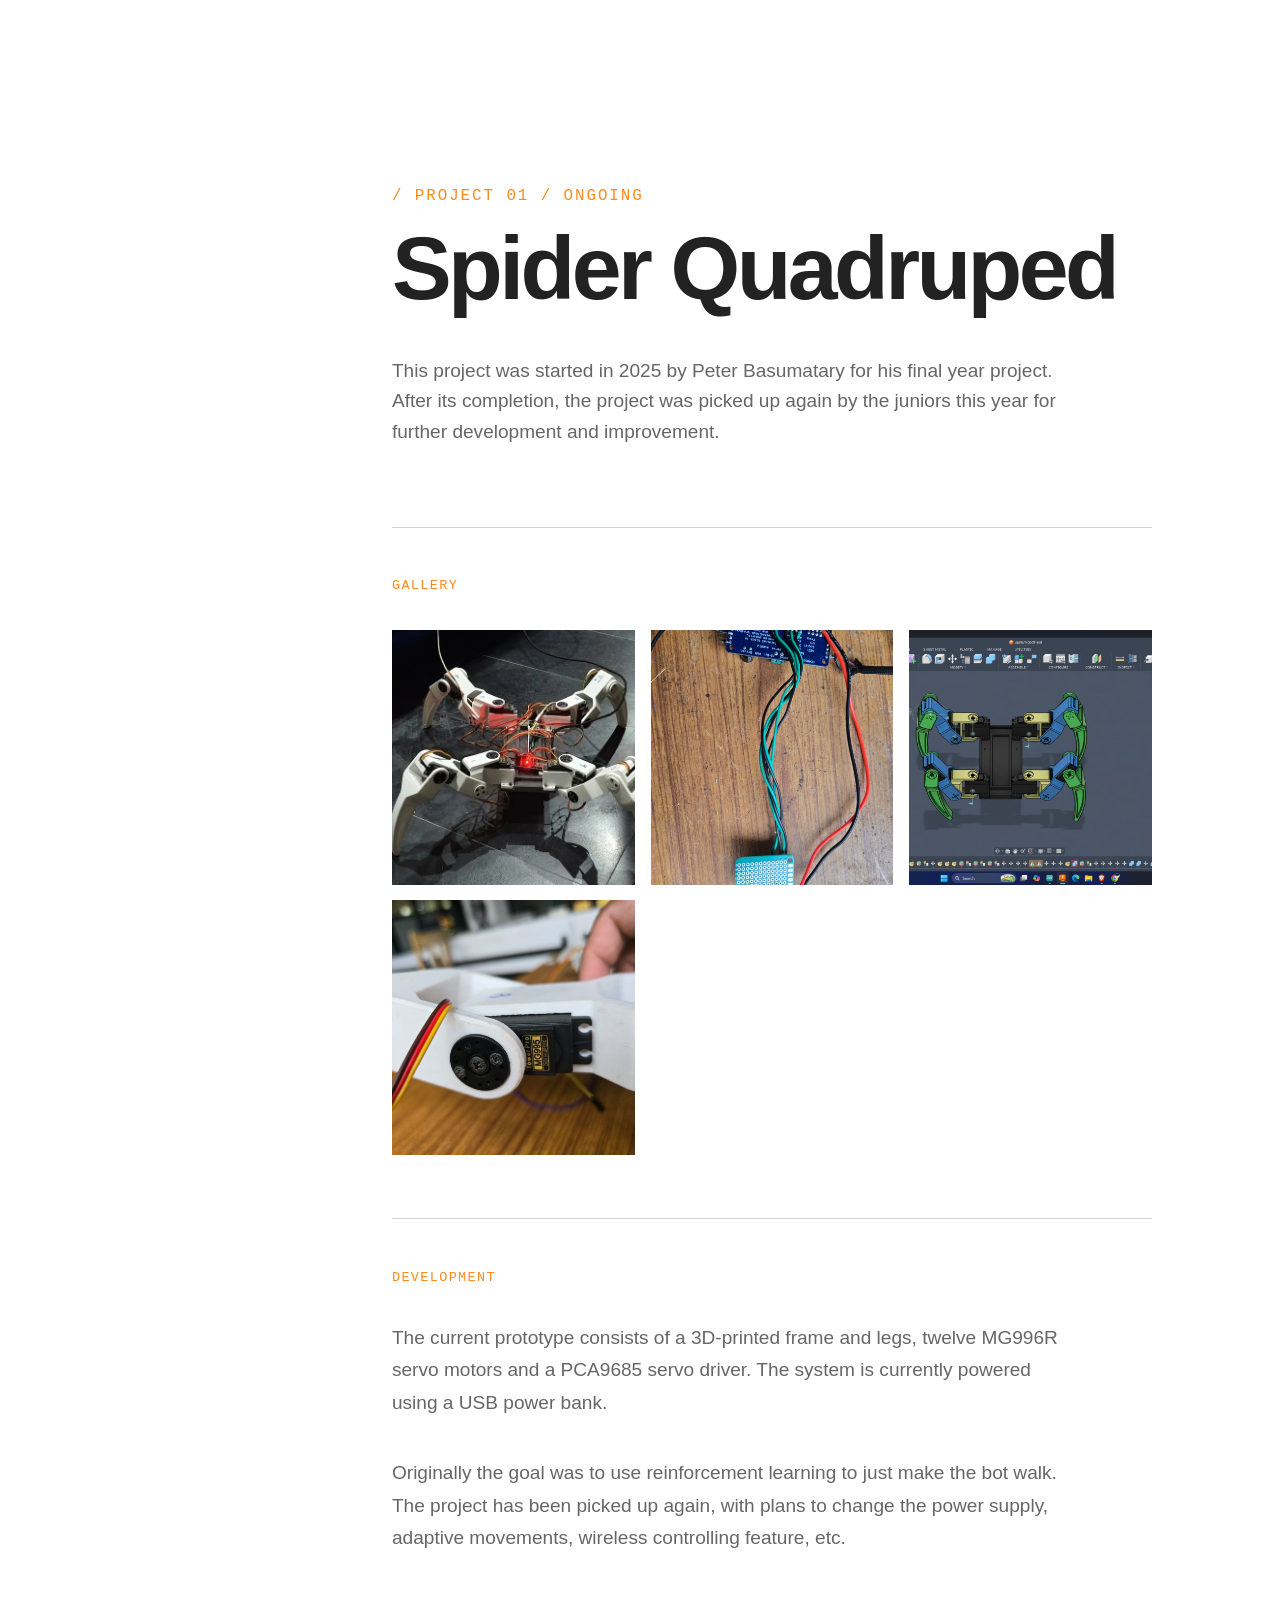
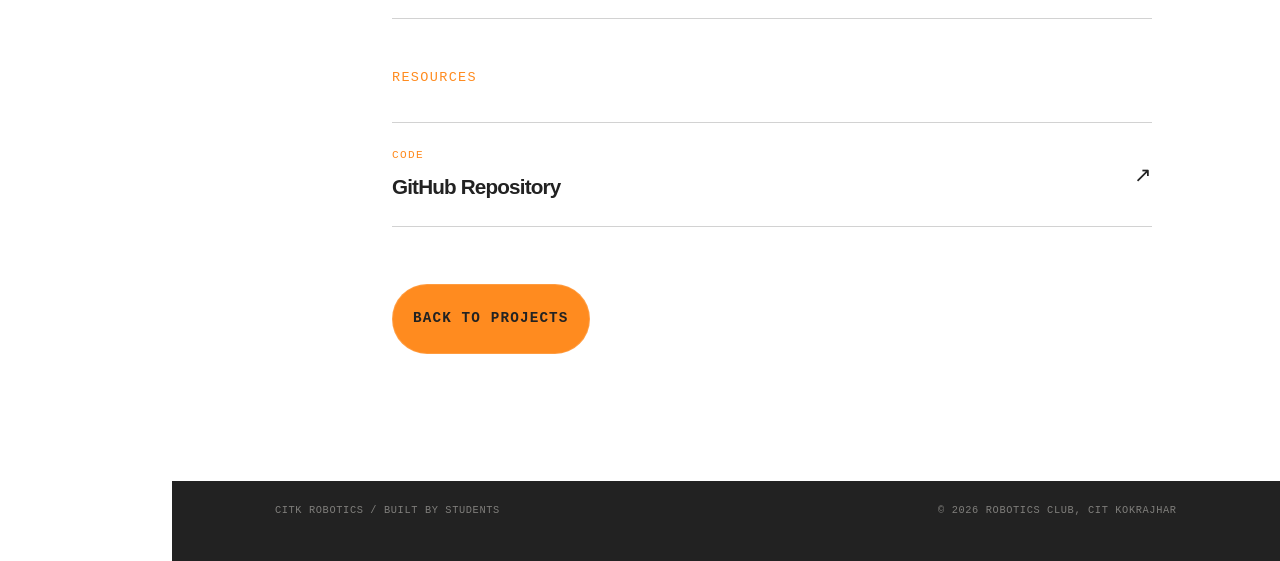
<file: projects/quadruped2026.html>
<!DOCTYPE HTML>
<html lang="en">

<head>
    <title>Spider Quadruped | Robotics Club CITK</title>
    <meta charset="utf-8" />
    <meta name="viewport" content="width=device-width, initial-scale=1" />

    <link rel="stylesheet" href="../assets/css/main.css" />
    <link rel="stylesheet" href="../assets/css/project-page.css" />
    <link rel="icon" type="image/png" href="../images/ROBOTICS CLUB LOGO.png">
    <noscript>
        <link rel="stylesheet" href="../assets/css/noscript.css" />
    </noscript>
</head>
<body>

    <section id="sidebar">
        <div class="inner">
            <div class="brand"><img src="../images/HEADER LOGO.png" alt="Robotics Club CITK logo" /></div>

            <nav aria-label="Main navigation">
                <ul>
                    <li><a href="../index.html#intro">Home</a></li>
                    <li><a href="../index.html#projects" class="active" aria-current="page">Projects</a></li>
                </ul>
            </nav>
        </div>
    </section>

    <div id="wrapper">

    <main class="project-detail">


    <!-- =========================
        PROJECT HEADER
        ========================== -->

    <p class="eyebrow">
        / PROJECT 01 / ONGOING
    </p>

    <h1>
        Spider Quadruped
    </h1>


    <!-- Short project description -->

    <p class="project-intro">
        This project was started in 2025 by Peter Basumatary for his
        final year project. After its completion, the project was
        picked up again by the juniors this year for further
        development and improvement.
    </p>



        <!-- =========================
             SECTION 01
             GALLERY
        ========================== -->

        <section class="project-section">
            <div class="section-heading">
                <span>Gallery</span>
            </div>


            <div class="project-gallery">

                    <img
                        src="../images/project-images/quadruped2026/pic01.jpeg"
                        alt="Spider Quadruped - Project prototype"
                        loading="lazy"
                    >

                    <img
                        src="../images/project-images/quadruped2026/pic02.jpeg"
                        alt="Spider Quadruped - 3D-printed frame and legs"
                        loading="lazy"
                    >

                    <img
                        src="../images/project-images/quadruped2026/pic03.jpg"
                        alt="Spider Quadruped - Servo motor assembly"
                        loading="lazy"
                    >

                    <img
                        src="../images/project-images/quadruped2026/pic04.jpg"
                        alt="Spider Quadruped - Electronics and servo driver"
                        loading="lazy"
                    >
            </div>

        </section>



    <!-- =========================
    SECTION 02
    HARDWARE / OVERVIEW / ETC.
    ========================== -->

    <!-- <section class="project-section">

        
    </section> -->
    
    
    
    <!-- =========================
    SECTION 03
    ADDITIONAL INFORMATION
    ========================== -->
    
    <section class="project-section">
        
        <div class="section-heading">
            <span>Development</span>
        </div>
        <p>
            The current prototype consists of a 3D-printed frame and legs,
            twelve MG996R servo motors and a PCA9685 servo driver.
            The system is currently powered using a USB power bank.
        </p>
        <p>
            Originally the goal was to use reinforcement learning to just make the bot walk. The project has been picked up again, with plans to change the power supply,
            adaptive movements, wireless controlling feature, etc.
        </p>

    </section>



    <!-- =========================
         SECTION 04
         RESOURCES
    ========================== -->

    <section class="project-section">

        <div class="section-heading">

            <span>Resources</span>
        </div>


        <div class="resource-list">


            <!-- GITHUB -->

            <a
                class="resource-link"
                href="https://github.com/RoboticsClub-CITK"
                target="_blank"
                rel="noopener noreferrer"
            >

                <div>

                    <span class="resource-type">
                        CODE
                    </span>

                    <h3>
                        GitHub Repository
                    </h3>

                </div>

                <span class="resource-arrow">
                    ↗
                </span>

            </a>

        </div>

    </section>



    <!-- =========================
         BACK TO PROJECTS
    ========================== -->

    <a
        class="button primary"
        href="../index.html#projects"
    >
        Back to projects
    </a>


    </main>

    </div>

    <footer id="footer" class="wrapper">
        <div class="inner">
            <p>CITK ROBOTICS / built by students</p>
            <p>&copy; 2026 Robotics Club, CIT Kokrajhar</p>
        </div>
    </footer>

    <script src="../assets/js/jquery.min.js"></script>
    <script src="../assets/js/jquery.scrollex.min.js"></script>
    <script src="../assets/js/jquery.scrolly.min.js"></script>
    <script src="../assets/js/browser.min.js"></script>
    <script src="../assets/js/breakpoints.min.js"></script>
    <script src="../assets/js/util.js"></script>
    <script src="../assets/js/main.js"></script>

<script>
(function () {
    'use strict';

    document.querySelectorAll('.project-gallery img').forEach(function (image) {
        image.addEventListener('click', function () {
            image.classList.toggle('is-enlarged');
        });
    });
}());
</script>

</body>
</html>
</file>
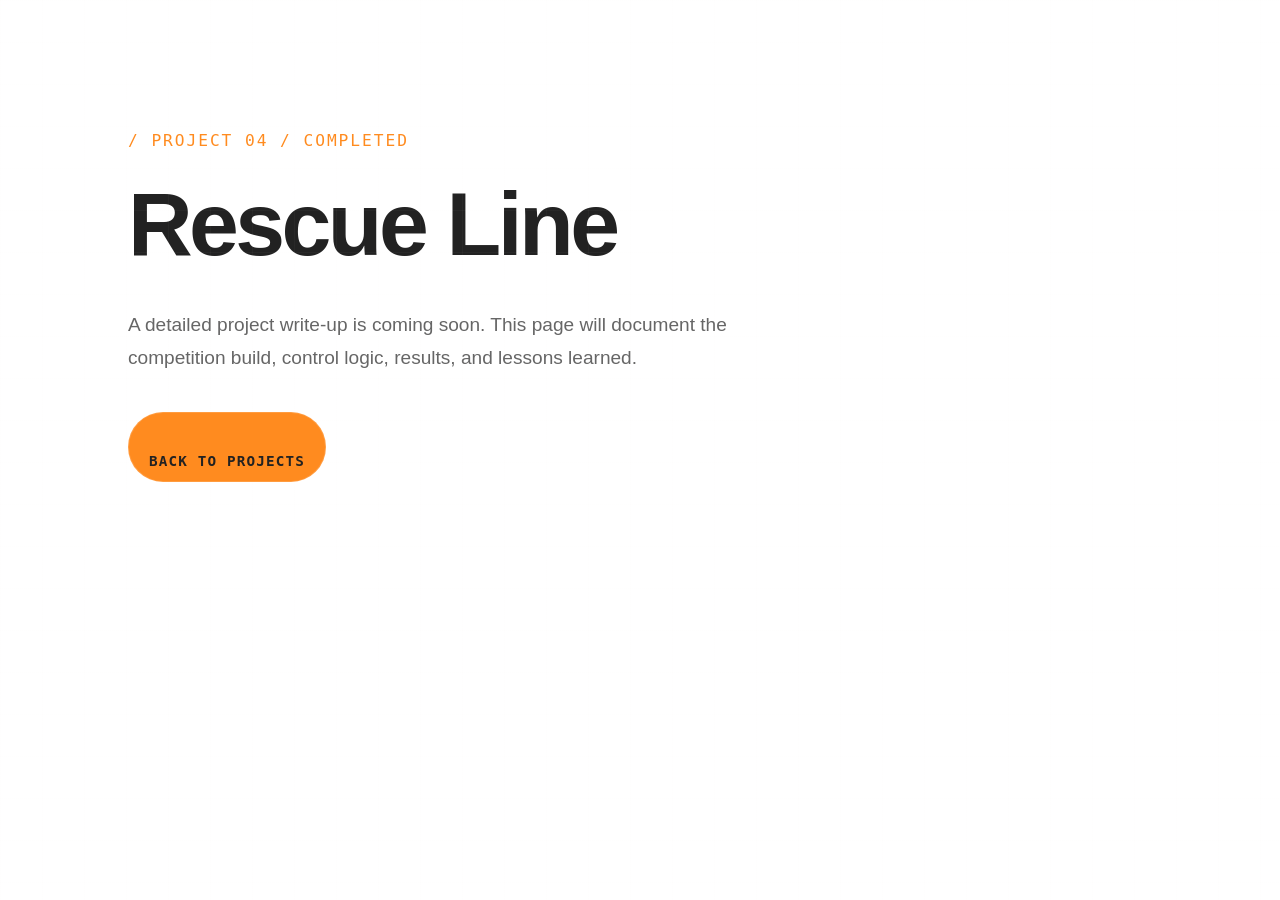
<file: projects/rescue-line.html>
<!DOCTYPE HTML>
<html lang="en">
<head>
	<title>Rescue Line | Robotics Club CITK</title>
	<meta charset="utf-8" />
	<meta name="viewport" content="width=device-width, initial-scale=1" />
	<link rel="stylesheet" href="../assets/css/main.css" />
</head>
<body>
	<main class="project-detail">
		<p class="eyebrow">/ project 04 / completed</p>
		<h1>Rescue Line</h1>
		<p>A detailed project write-up is coming soon. This page will document the competition build, control logic, results, and lessons learned.</p>
		<a class="button primary" href="../index.html#projects">Back to projects</a>
	</main>
</body>
</html>
</file>
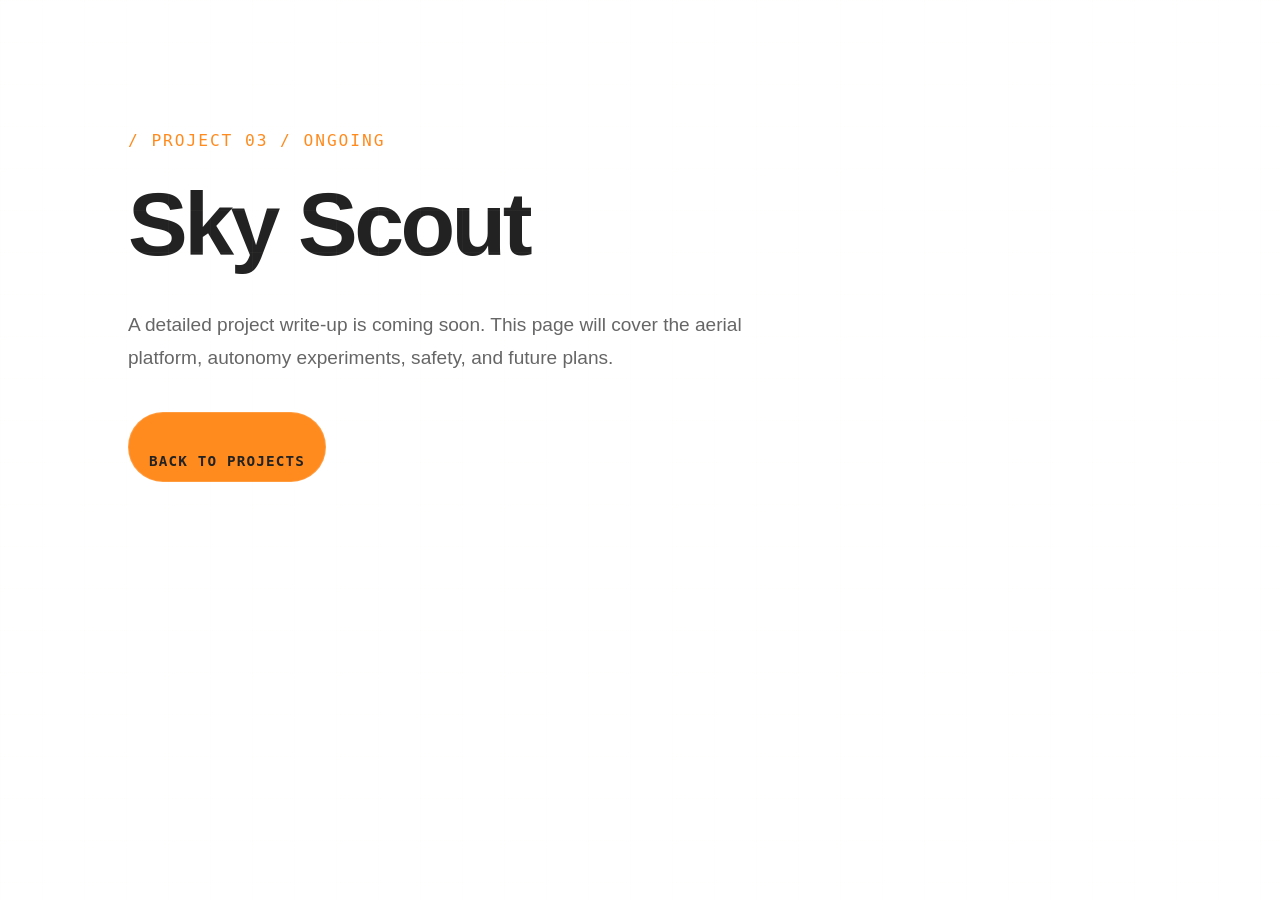
<file: projects/sky-scout.html>
<!DOCTYPE HTML>
<html lang="en">
<head>
	<title>Sky Scout | Robotics Club CITK</title>
	<meta charset="utf-8" />
	<meta name="viewport" content="width=device-width, initial-scale=1" />
	<link rel="stylesheet" href="../assets/css/main.css" />
</head>
<body>
	<main class="project-detail">
		<p class="eyebrow">/ project 03 / ongoing</p>
		<h1>Sky Scout</h1>
		<p>A detailed project write-up is coming soon. This page will cover the aerial platform, autonomy experiments, safety, and future plans.</p>
		<a class="button primary" href="../index.html#projects">Back to projects</a>
	</main>
</body>
</html>
</file>
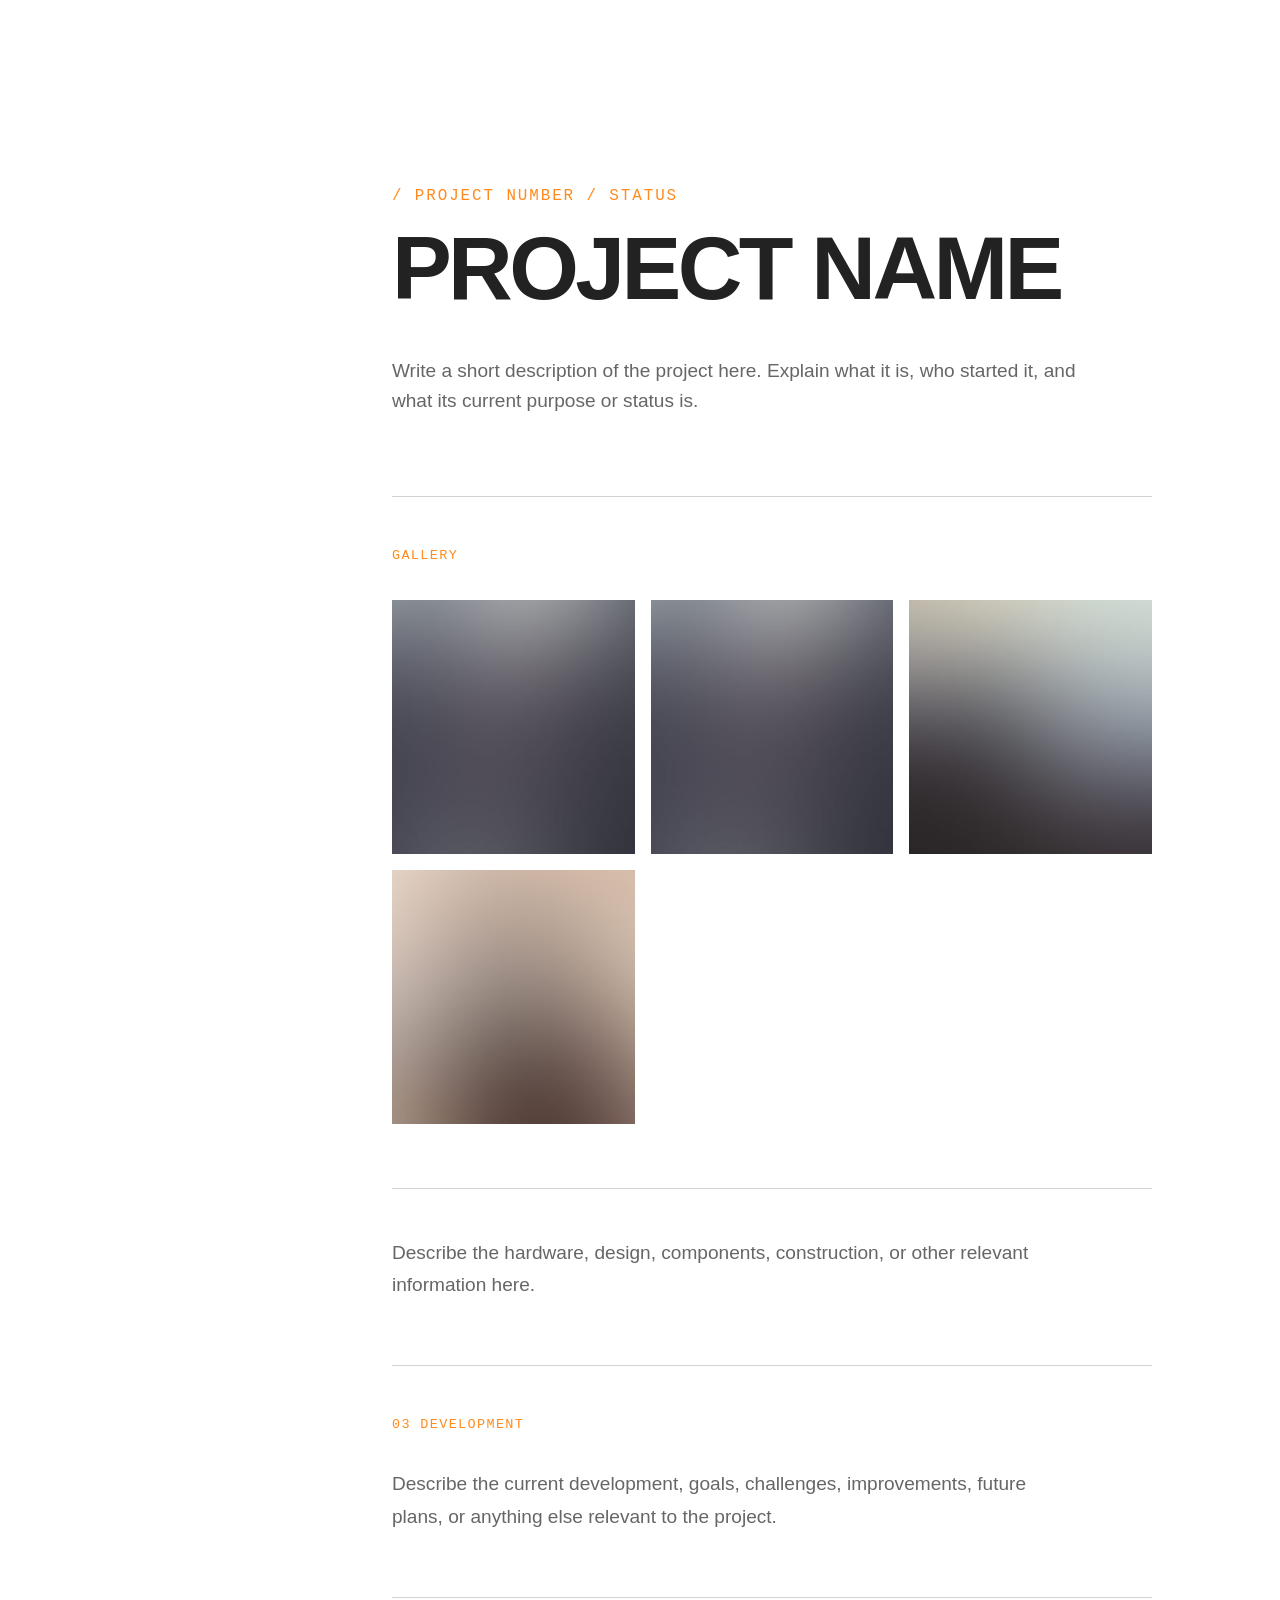
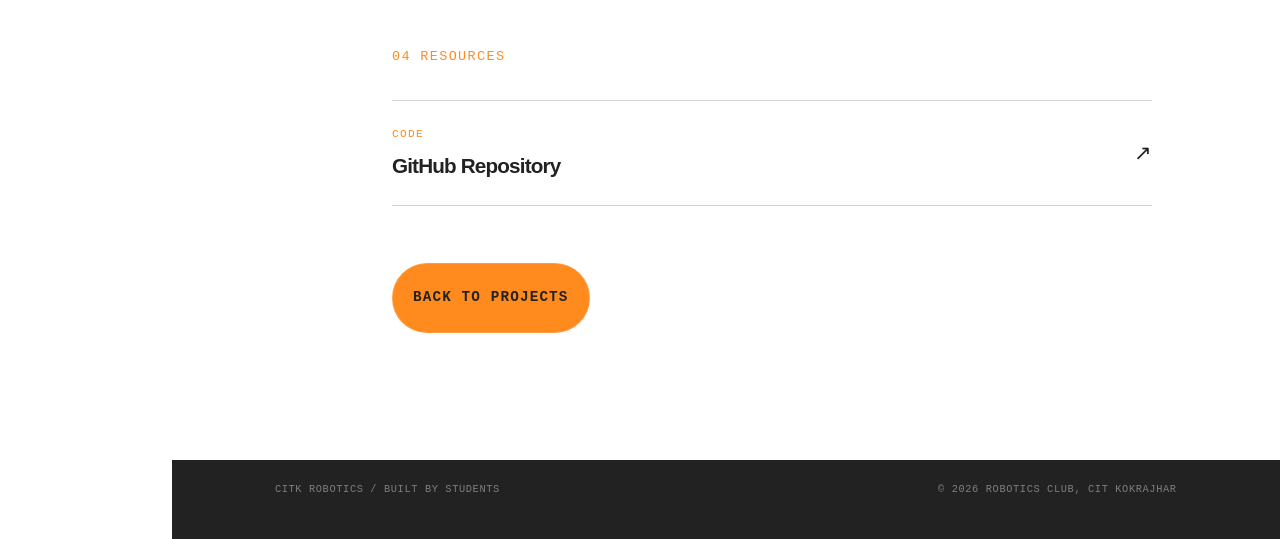
<file: projects/template.html>
<!DOCTYPE HTML>
<html lang="en">

<head>
    <title>PROJECT NAME | Robotics Club CITK</title>
    <meta charset="utf-8" />
    <meta name="viewport" content="width=device-width, initial-scale=1" />

    <link rel="stylesheet" href="../assets/css/main.css" />
    <link rel="stylesheet" href="../assets/css/project-page.css" />
    <link rel="icon" type="image/png" href="../images/ROBOTICS CLUB LOGO.png">
    <noscript>
        <link rel="stylesheet" href="../assets/css/noscript.css" />
    </noscript>
</head>
<body>

    <section id="sidebar">
        <div class="inner">
            <div class="brand"><img src="../images/HEADER LOGO.png" alt="Robotics Club CITK logo" /></div>

            <nav aria-label="Main navigation">
                <ul>
                    <li><a href="../index.html#intro">Home</a></li>
                    <li><a href="../index.html#projects" class="active" aria-current="page">Projects</a></li>
                </ul>
            </nav>
        </div>
    </section>

    <div id="wrapper">

    <main class="project-detail">


    <!-- =========================
        PROJECT HEADER
        ========================== -->

        <!-- Project number + status
        Examples:
        / project 01 / completed
        / project 02 / ongoing
        / project 03 / archived
    -->

    <p class="eyebrow">
        / PROJECT NUMBER / STATUS
    </p>

    <h1>
        PROJECT NAME
    </h1>


    <!-- Short project description -->

    <p class="project-intro">
        Write a short description of the project here.
        Explain what it is, who started it, and what its
        current purpose or status is.
    </p>



        <!-- =========================
             SECTION 01
             GALLERY
        ========================== -->

        <section class="project-section">
            <div class="section-heading">
                <span>Gallery</span>
            </div>


            <div class="project-gallery">

                    <img
                        src="../images/pic02.jpg"
                        alt="PROJECT NAME - IMAGE DESCRIPTION"
                        loading="lazy"
                    >

                    <img
                        src="../images/pic02.jpg"
                        alt="PROJECT NAME - IMAGE DESCRIPTION"
                        loading="lazy"
                    >

                    <img
                        src="../images/pic03.jpg"
                        alt="PROJECT NAME - IMAGE DESCRIPTION"
                        loading="lazy"
                    >

                    <img
                        src="../images/pic04.jpg"
                        alt="PROJECT NAME - IMAGE DESCRIPTION"
                        loading="lazy"
                    >
            </div>

        </section>



    <!-- =========================
    SECTION 02
    HARDWARE / OVERVIEW / ETC.
    ========================== -->

    <section class="project-section">

        <!-- <div class="section-heading">
            <span>02 Hardware</span>
        </div> -->


        <!-- Section description -->

        <p>
            Describe the hardware, design, components,
            construction, or other relevant information here.
        </p>


        <!-- Hardware cards -->

        <!-- <div class="hardware-grid">


            <div class="hardware-card">

                <span>01</span>

                <h3>
                    COMPONENT NAME
                </h3>

                <p>
                    Short description of this component.
                </p>

            </div>


            <div class="hardware-card">

                <span>02</span>

                <h3>
                    COMPONENT NAME
                </h3>

                <p>
                    Short description of this component.
                </p>

            </div>


            <div class="hardware-card">

                <span>03</span>

                <h3>
                    COMPONENT NAME
                </h3>

                <p>
                    Short description of this component.
                </p>

            </div>


            <div class="hardware-card">

                <span>04</span>

                <h3>
                    COMPONENT NAME
                </h3>

                <p>
                    Short description of this component.
                </p>

            </div>

            <div class="hardware-card">

                <span>05</span>

                <h3>
                    COMPONENT NAME
                </h3>

                <p>
                    Short description of this component.
                </p>

            </div>

        </div> -->

    </section>



    <!-- =========================
         SECTION 03
         ADDITIONAL INFORMATION
    ========================== -->

    <section class="project-section">

        <div class="section-heading">
            <span>03 Development</span>
        </div>
        <p>
            Describe the current development, goals,
            challenges, improvements, future plans,
            or anything else relevant to the project.
        </p>

    </section>



    <!-- =========================
         SECTION 04
         RESOURCES
    ========================== -->

    <section class="project-section">

        <div class="section-heading">

            <span>04 Resources</span>
        </div>


        <div class="resource-list">


            <!-- GITHUB -->

            <a
                class="resource-link"
                href="https://github.com/RoboticsClub-CITK"
                target="_blank"
                rel="noopener noreferrer"
            >

                <div>

                    <span class="resource-type">
                        CODE
                    </span>

                    <h3>
                        GitHub Repository
                    </h3>

                </div>

                <span class="resource-arrow">
                    ↗
                </span>

            </a>



            <!-- GOOGLE DRIVE -->

            <!-- <a
                class="resource-link"
                href="YOUR-GOOGLE-DRIVE-LINK"
                target="_blank"
                rel="noopener noreferrer"
            >

                <div>

                    <span class="resource-type">
                        FILES
                    </span>

                    <h3>
                        Google Drive
                    </h3>

                </div>

                <span class="resource-arrow">
                    ↗
                </span>

            </a>



            DOCUMENTATION

            <a
                class="resource-link"
                href="YOUR-DOCUMENTATION-LINK"
                target="_blank"
                rel="noopener noreferrer"
            >

                <div>

                    <span class="resource-type">
                        DOCS
                    </span>

                    <h3>
                        Documentation
                    </h3>

                </div>

                <span class="resource-arrow">
                    ↗
                </span>

            </a>



            OPTIONAL RESOURCE
                 Copy this block if you need more links

            <a
                class="resource-link"
                href="YOUR-LINK"
                target="_blank"
                rel="noopener noreferrer"
            >

                <div>

                    <span class="resource-type">
                        RESOURCE
                    </span>

                    <h3>
                        Resource Name
                    </h3>

                </div>

                <span class="resource-arrow">
                    ↗
                </span>

            </a> -->


        </div>

    </section>



    <!-- =========================
         BACK TO PROJECTS
    ========================== -->

    <a
        class="button primary"
        href="../index.html#projects"
    >
        Back to projects
    </a>


    </main>

    </div>

    <footer id="footer" class="wrapper">
        <div class="inner">
            <p>CITK ROBOTICS / built by students</p>
            <p>&copy; 2026 Robotics Club, CIT Kokrajhar</p>
        </div>
    </footer>

    <script src="../assets/js/jquery.min.js"></script>
    <script src="../assets/js/jquery.scrollex.min.js"></script>
    <script src="../assets/js/jquery.scrolly.min.js"></script>
    <script src="../assets/js/browser.min.js"></script>
    <script src="../assets/js/breakpoints.min.js"></script>
    <script src="../assets/js/util.js"></script>
    <script src="../assets/js/main.js"></script>

<script>
(function () {
    'use strict';

    document.querySelectorAll('.project-gallery img').forEach(function (image) {
        image.addEventListener('click', function () {
            image.classList.toggle('is-enlarged');
        });
    });
}());
</script>

</body>
</html>
</file>
<file: assets/css/gallery.css>
#archive.archive-section {
    background: var(--paper);
    color: var(--ink);
}

#archive.archive-section h2,
#archive.archive-section h3 {
    color: var(--ink);
}

#archive.archive-section .eyebrow {
    color: var(--orange);
}

.archive-events {
    margin-top: 4em;
}

.archive-event {
    border-top: 1px solid rgba(34, 34, 34, .2);
    padding-top: 3em;
}

.archive-event + .archive-event {
    margin-top: 4em;
}

.archive-event h3 {
    font-size: 2em;
    margin-bottom: .5em;
}

.archive-event p {
    color: var(--muted);
    max-width:80%;
}

.archive-toggle {
    background: transparent;
    border: 1px solid rgba(34, 34, 34, .4);
    color: var(--ink);
    cursor: pointer;
    font-family: 'DM Mono', monospace;
    font-size: .75em;
    letter-spacing: .08em;
    margin-top: .5em;
    padding: .8em 1em;
    text-transform: uppercase;
}

.archive-toggle:hover,
.archive-toggle:focus-visible {
    border-color: var(--orange);
    color: var(--orange);
}

.archive-images {
    display: grid;
    gap: 1em;
    grid-template-columns: repeat(3, minmax(0, 1fr));
    margin-top: 2em;
    max-width: 100%;
    min-width: 0;
}

.archive-images[hidden] {
    display: none;
}

.archive-images img {
    cursor: zoom-in;
    display: block;
    height: 16em;
    max-width: 100%;
    min-width: 0;
    object-fit: cover;
    width: 100%;
}

.archive-images img.is-enlarged {
    cursor: zoom-out;
    grid-column: 1 / -1;
    height: auto;
    max-height: 80vh;
    object-fit: contain;
}


@media screen and (max-width: 980px) {
    .archive-images {
        grid-template-columns: repeat(2, minmax(0, 1fr));
    }
}

@media screen and (max-width: 600px) {
    .archive-events {
        margin-top: 3em;
    }

    .archive-event {
        padding-top: 2em;
    }

    .archive-event + .archive-event {
        margin-top: 3em;
    }

    .archive-event h3 {
        font-size: 1.65em;
    }

    .archive-images {
        gap: .75em;
        grid-template-columns: 1fr;
        margin-top: 1.5em;
    }

    .contact-layout {
        grid-template-columns: 1fr;
    }

    .contact-aside {
        padding: 1.25em;
    }
}
</file>
<file: assets/css/noscript.css>
/*
	Hyperspace by HTML5 UP
	html5up.net | @ajlkn
	Free for personal and commercial use under the CCA 3.0 license (html5up.net/license)
*/

/* Spotlights */

	.spotlights > section > .image:before {
		opacity: 0 !important;
	}

	.spotlights > section > .content > .inner {
		-moz-transform: none !important;
		-webkit-transform: none !important;
		-ms-transform: none !important;
		transform: none !important;
		opacity: 1 !important;
	}

/* Wrapper */

	.wrapper > .inner {
		opacity: 1 !important;
		-moz-transform: none !important;
		-webkit-transform: none !important;
		-ms-transform: none !important;
		transform: none !important;
	}

/* Sidebar */

	#sidebar > .inner {
		opacity: 1 !important;
	}

	#sidebar nav > ul > li {
		-moz-transform: none !important;
		-webkit-transform: none !important;
		-ms-transform: none !important;
		transform: none !important;
		opacity: 1 !important;
	}
</file>
<file: assets/css/project-page.css>
/* =====================================================
   PROJECT DETAIL PAGE
   ===================================================== */

.project-detail {
    background: var(--paper);
    color: var(--ink);
    margin: 0 auto;
    min-height: 100vh;
    padding: 8em clamp(2em, 10vw, 12em);
}

.project-detail .eyebrow {
    color: var(--orange);
    font-family: 'DM Mono', monospace;
    font-size: 1em;
    letter-spacing: .12em;
    margin-bottom: 1em;
    text-transform: uppercase;
}

.project-detail h1 {
    color: var(--ink);
    font-size: clamp(3em, 7vw, 6em);
    line-height: .95;
    margin-bottom: .5em;
}

.project-intro {
    color: var(--muted);
    font-size: 1.2em;
    line-height: 1.6;
    margin-bottom: 2em;
    max-width: 40em;
}

/* =====================================================
   SECTIONS
   ===================================================== */

.project-section {
    border-top: 1px solid rgba(34, 34, 34, .2);
    margin-top: 4em;
    padding-top: 3em;
}

.project-section:first-of-type {
    margin-top: 5em;
}

.section-heading {
    margin-bottom: 2em;
}

.section-heading span {
    color: var(--orange);
    font-family: 'DM Mono', monospace;
    font-size: .85em;
    letter-spacing: .1em;
    text-transform: uppercase;
}

.project-section > p {
    color: var(--muted);
    max-width: 42em;
}

/* =====================================================
   01 GALLERY
   ===================================================== */

.project-gallery {
    display: grid;
    gap: 1em;
    grid-template-columns: repeat(3, minmax(0, 1fr));
    margin-top: 2em;
    max-width: 100%;
    min-width: 0;
}

.project-gallery img {
    cursor: zoom-in;
    display: block;
    height: 16em;
    max-width: 100%;
    min-width: 0;
    object-fit: cover;
    width: 100%;
}

.project-gallery img.is-enlarged {
    cursor: zoom-out;
    grid-column: 1 / -1;
    height: auto;
    max-height: 80vh;
    object-fit: contain;
}

@media screen and (max-width: 980px) {
    .project-gallery {
        grid-template-columns: repeat(2, minmax(0, 1fr));
    }
}

@media screen and (max-width: 600px) {
    .project-gallery {
        gap: .75em;
        grid-template-columns: 1fr;
        margin-top: 1.5em;
    }
}

/* =====================================================
   02 HARDWARE
   ===================================================== */

.hardware-grid {
    display: grid;
    gap: 1.5em;
    grid-template-columns: repeat(3, minmax(0, 1fr));
    margin-top: 2em;
}

.hardware-card {
    border: 1px solid rgba(34, 34, 34, .2);
    padding: 1.75em;
}

.hardware-card span {
    color: var(--orange);
    font-family: 'DM Mono', monospace;
    font-size: .8em;
    letter-spacing: .08em;
}

.hardware-card h3 {
    color: var(--ink);
    font-size: 1.15em;
    margin: .6em 0 .4em;
}

.hardware-card p {
    color: var(--muted);
    font-size: .92em;
    margin: 0;
}

@media screen and (max-width: 980px) {
    .hardware-grid {
        grid-template-columns: repeat(2, minmax(0, 1fr));
    }
}

@media screen and (max-width: 600px) {
    .hardware-grid {
        gap: 1em;
        grid-template-columns: 1fr;
    }

    .hardware-card {
        padding: 1.4em;
    }
}

/* =====================================================
   04 RESOURCES
   ===================================================== */

.resource-list {
    border-top: 1px solid rgba(34, 34, 34, .2);
    margin-top: 2em;
}

.resource-link {
    align-items: center;
    border-bottom: 1px solid rgba(34, 34, 34, .2);
    color: var(--ink);
    display: flex;
    justify-content: space-between;
    padding: 1.5em 0;
    transition: color .2s ease;
}

.resource-link:hover {
    color: var(--orange);
}

.resource-type {
    color: var(--orange);
    display: block;
    font-family: 'DM Mono', monospace;
    font-size: .7em;
    letter-spacing: .12em;
    margin-bottom: .5em;
    text-transform: uppercase;
}

.resource-link h3 {
    color: inherit;
    font-size: 1.3em;
    margin: 0;
}

.resource-arrow {
    color: inherit;
    font-size: 1.3em;
}

/* =====================================================
   BACK TO PROJECTS
   ===================================================== */

.project-detail > .button {
    align-items: center;
    display: inline-flex;
    justify-content: center;
    line-height: 1.2;
    margin-top: 4em;
}

/* =====================================================
   RESPONSIVE — PAGE LEVEL
   ===================================================== */

@media screen and (max-width: 980px) {
    .project-detail {
        padding: 6em clamp(1.5em, 6vw, 4em);
    }

    .project-section {
        margin-top: 3em;
        padding-top: 2.5em;
    }
}

@media screen and (max-width: 600px) {
    .project-detail {
        padding: 5em 1.25em;
    }

    .project-section {
        margin-top: 2.5em;
        padding-top: 2em;
    }

    .project-intro {
        font-size: 1.05em;
    }

    .resource-link {
        padding: 1.2em 0;
    }

    .resource-link h3 {
        font-size: 1.1em;
    }
}
</file>
<file: assets/css/main.css>
@import url(fontawesome-all.min.css);

/*
	Hyperspace by HTML5 UP
	html5up.net | @ajlkn
	Free for personal and commercial use under the CCA 3.0 license (html5up.net/license)
*/

html,
body,
div,
span,
applet,
object,
iframe,
h1,
h2,
h3,
h4,
h5,
h6,
p,
blockquote,
pre,
a,
abbr,
acronym,
address,
big,
cite,
code,
del,
dfn,
em,
img,
ins,
kbd,
q,
s,
samp,
small,
strike,
strong,
sub,
sup,
tt,
var,
b,
u,
i,
center,
dl,
dt,
dd,
ol,
ul,
li,
fieldset,
form,
label,
legend,
table,
caption,
tbody,
tfoot,
thead,
tr,
th,
td,
article,
aside,
canvas,
details,
embed,
figure,
figcaption,
footer,
header,
hgroup,
menu,
nav,
output,
ruby,
section,
summary,
time,
mark,
audio,
video {
	margin: 0;
	padding: 0;
	border: 0;
	font-size: 100%;
	font: inherit;
	vertical-align: baseline;
}

article,
aside,
details,
figcaption,
figure,
footer,
header,
hgroup,
menu,
nav,
section {
	display: block;
}

body {
	line-height: 1;
}

ol,
ul {
	list-style: none;
}

blockquote,
q {
	quotes: none;
}

blockquote:before,
blockquote:after,
q:before,
q:after {
	content: '';
	content: none;
}

table {
	border-collapse: collapse;
	border-spacing: 0;
}

body {
	-webkit-text-size-adjust: none;
}

mark {
	background-color: transparent;
	color: inherit;
}

input::-moz-focus-inner {
	border: 0;
	padding: 0;
}

input,
select,
textarea {
	-moz-appearance: none;
	-webkit-appearance: none;
	-ms-appearance: none;
	appearance: none;
}

/* Basic */

@-ms-viewport {
	width: device-width;
}

body {
	-ms-overflow-style: scrollbar;
}

@media screen and (max-width: 480px) {

	html,
	body {
		min-width: 320px;
	}

}

html {
	box-sizing: border-box;
}

*,
*:before,
*:after {
	box-sizing: inherit;
}

body {
	background: #312450;
}

body.is-preload *,
body.is-preload *:before,
body.is-preload *:after {
	-moz-animation: none !important;
	-webkit-animation: none !important;
	-ms-animation: none !important;
	animation: none !important;
	-moz-transition: none !important;
	-webkit-transition: none !important;
	-ms-transition: none !important;
	transition: none !important;
}

/* Type */

body,
input,
select,
textarea {
	color: rgba(255, 255, 255, 0.55);
	font-family: Arial, Helvetica, sans-serif;
	font-size: 16.5pt;
	font-weight: normal;
	line-height: 1.75;
}

@media screen and (max-width: 1680px) {

	body,
	input,
	select,
	textarea {
		font-size: 13pt;
	}

}

@media screen and (max-width: 1280px) {

	body,
	input,
	select,
	textarea {
		font-size: 12pt;
	}

}

@media screen and (max-width: 360px) {

	body,
	input,
	select,
	textarea {
		font-size: 11pt;
	}

}

a {
	-moz-transition: color 0.2s ease, border-bottom-color 0.2s ease;
	-webkit-transition: color 0.2s ease, border-bottom-color 0.2s ease;
	-ms-transition: color 0.2s ease, border-bottom-color 0.2s ease;
	transition: color 0.2s ease, border-bottom-color 0.2s ease;
	border-bottom: dotted 1px rgba(255, 255, 255, 0.35);
	color: inherit;
	text-decoration: none;
}

a:hover {
	border-bottom-color: transparent;
	color: #ffffff;
}

strong,
b {
	color: #ffffff;
	font-weight: bold;
}

em,
i {
	font-style: italic;
}

p {
	margin: 0 0 2em 0;
}

h1,
h2,
h3,
h4,
h5,
h6 {
	color: #ffffff;
	font-weight: bold;
	line-height: 1.5;
	margin: 0 0 0.5em 0;
}

h1 a,
h2 a,
h3 a,
h4 a,
h5 a,
h6 a {
	color: inherit;
	text-decoration: none;
}

h1 {
	font-size: 2.75em;
}

h1.major {
	margin: 0 0 1.3em 0;
	position: relative;
	padding-bottom: 0.35em;
}

h1.major:after {
	background-image: -moz-linear-gradient(to right, #5e42a6, #b74e91);
	background-image: -webkit-linear-gradient(to right, #5e42a6, #b74e91);
	background-image: -ms-linear-gradient(to right, #5e42a6, #b74e91);
	background-image: linear-gradient(to right, #5e42a6, #b74e91);
	-moz-transition: max-width 0.2s ease;
	-webkit-transition: max-width 0.2s ease;
	-ms-transition: max-width 0.2s ease;
	transition: max-width 0.2s ease;
	border-radius: 0.2em;
	bottom: 0;
	content: '';
	height: 0.05em;
	position: absolute;
	right: 0;
	width: 100%;
}

h2 {
	font-size: 1.75em;
}

h3 {
	font-size: 1.1em;
}

h4 {
	font-size: 1em;
}

h5 {
	font-size: 0.8em;
}

h6 {
	font-size: 0.6em;
}

@media screen and (max-width: 736px) {

	h1 {
		font-size: 2em;
	}

	h2 {
		font-size: 1.25em;
	}

	h3 {
		font-size: 1em;
	}

	h4 {
		font-size: 0.8em;
	}

	h5 {
		font-size: 0.6em;
	}

	h6 {
		font-size: 0.6em;
	}

}

sub {
	font-size: 0.8em;
	position: relative;
	top: 0.5em;
}

sup {
	font-size: 0.8em;
	position: relative;
	top: -0.5em;
}

blockquote {
	border-left: solid 4px rgba(255, 255, 255, 0.15);
	font-style: italic;
	margin: 0 0 2em 0;
	padding: 0.5em 0 0.5em 2em;
}

code {
	background: rgba(255, 255, 255, 0.05);
	border-radius: 0.25em;
	border: solid 1px rgba(255, 255, 255, 0.15);
	font-family: "Courier New", monospace;
	font-size: 0.9em;
	margin: 0 0.25em;
	padding: 0.25em 0.65em;
}

pre {
	-webkit-overflow-scrolling: touch;
	font-family: "Courier New", monospace;
	font-size: 0.9em;
	margin: 0 0 2em 0;
}

pre code {
	display: block;
	line-height: 1.75em;
	padding: 1em 1.5em;
	overflow-x: auto;
}

hr {
	border: 0;
	border-bottom: solid 1px rgba(255, 255, 255, 0.15);
	margin: 2em 0;
}

hr.major {
	margin: 3em 0;
}

.align-left {
	text-align: left;
}

.align-center {
	text-align: center;
}

.align-right {
	text-align: right;
}

/* Row */

.row {
	display: flex;
	flex-wrap: wrap;
	box-sizing: border-box;
	align-items: stretch;
}

.row>* {
	box-sizing: border-box;
}

.row.gtr-uniform>*> :last-child {
	margin-bottom: 0;
}

.row.aln-left {
	justify-content: flex-start;
}

.row.aln-center {
	justify-content: center;
}

.row.aln-right {
	justify-content: flex-end;
}

.row.aln-top {
	align-items: flex-start;
}

.row.aln-middle {
	align-items: center;
}

.row.aln-bottom {
	align-items: flex-end;
}

.row>.imp {
	order: -1;
}

.row>.col-1 {
	width: 8.33333%;
}

.row>.off-1 {
	margin-left: 8.33333%;
}

.row>.col-2 {
	width: 16.66667%;
}

.row>.off-2 {
	margin-left: 16.66667%;
}

.row>.col-3 {
	width: 25%;
}

.row>.off-3 {
	margin-left: 25%;
}

.row>.col-4 {
	width: 33.33333%;
}

.row>.off-4 {
	margin-left: 33.33333%;
}

.row>.col-5 {
	width: 41.66667%;
}

.row>.off-5 {
	margin-left: 41.66667%;
}

.row>.col-6 {
	width: 50%;
}

.row>.off-6 {
	margin-left: 50%;
}

.row>.col-7 {
	width: 58.33333%;
}

.row>.off-7 {
	margin-left: 58.33333%;
}

.row>.col-8 {
	width: 66.66667%;
}

.row>.off-8 {
	margin-left: 66.66667%;
}

.row>.col-9 {
	width: 75%;
}

.row>.off-9 {
	margin-left: 75%;
}

.row>.col-10 {
	width: 83.33333%;
}

.row>.off-10 {
	margin-left: 83.33333%;
}

.row>.col-11 {
	width: 91.66667%;
}

.row>.off-11 {
	margin-left: 91.66667%;
}

.row>.col-12 {
	width: 100%;
}

.row>.off-12 {
	margin-left: 100%;
}

.row.gtr-0 {
	margin-top: 0;
	margin-left: 0em;
}

.row.gtr-0>* {
	padding: 0 0 0 0em;
}

.row.gtr-0.gtr-uniform {
	margin-top: 0em;
}

.row.gtr-0.gtr-uniform>* {
	padding-top: 0em;
}

.row.gtr-25 {
	margin-top: 0;
	margin-left: -0.375em;
}

.row.gtr-25>* {
	padding: 0 0 0 0.375em;
}

.row.gtr-25.gtr-uniform {
	margin-top: -0.375em;
}

.row.gtr-25.gtr-uniform>* {
	padding-top: 0.375em;
}

.row.gtr-50 {
	margin-top: 0;
	margin-left: -0.75em;
}

.row.gtr-50>* {
	padding: 0 0 0 0.75em;
}

.row.gtr-50.gtr-uniform {
	margin-top: -0.75em;
}

.row.gtr-50.gtr-uniform>* {
	padding-top: 0.75em;
}

.row {
	margin-top: 0;
	margin-left: -1.5em;
}

.row>* {
	padding: 0 0 0 1.5em;
}

.row.gtr-uniform {
	margin-top: -1.5em;
}

.row.gtr-uniform>* {
	padding-top: 1.5em;
}

.row.gtr-150 {
	margin-top: 0;
	margin-left: -2.25em;
}

.row.gtr-150>* {
	padding: 0 0 0 2.25em;
}

.row.gtr-150.gtr-uniform {
	margin-top: -2.25em;
}

.row.gtr-150.gtr-uniform>* {
	padding-top: 2.25em;
}

.row.gtr-200 {
	margin-top: 0;
	margin-left: -3em;
}

.row.gtr-200>* {
	padding: 0 0 0 3em;
}

.row.gtr-200.gtr-uniform {
	margin-top: -3em;
}

.row.gtr-200.gtr-uniform>* {
	padding-top: 3em;
}

@media screen and (max-width: 1680px) {

	.row {
		display: flex;
		flex-wrap: wrap;
		box-sizing: border-box;
		align-items: stretch;
	}

	.row>* {
		box-sizing: border-box;
	}

	.row.gtr-uniform>*> :last-child {
		margin-bottom: 0;
	}

	.row.aln-left {
		justify-content: flex-start;
	}

	.row.aln-center {
		justify-content: center;
	}

	.row.aln-right {
		justify-content: flex-end;
	}

	.row.aln-top {
		align-items: flex-start;
	}

	.row.aln-middle {
		align-items: center;
	}

	.row.aln-bottom {
		align-items: flex-end;
	}

	.row>.imp-xlarge {
		order: -1;
	}

	.row>.col-1-xlarge {
		width: 8.33333%;
	}

	.row>.off-1-xlarge {
		margin-left: 8.33333%;
	}

	.row>.col-2-xlarge {
		width: 16.66667%;
	}

	.row>.off-2-xlarge {
		margin-left: 16.66667%;
	}

	.row>.col-3-xlarge {
		width: 25%;
	}

	.row>.off-3-xlarge {
		margin-left: 25%;
	}

	.row>.col-4-xlarge {
		width: 33.33333%;
	}

	.row>.off-4-xlarge {
		margin-left: 33.33333%;
	}

	.row>.col-5-xlarge {
		width: 41.66667%;
	}

	.row>.off-5-xlarge {
		margin-left: 41.66667%;
	}

	.row>.col-6-xlarge {
		width: 50%;
	}

	.row>.off-6-xlarge {
		margin-left: 50%;
	}

	.row>.col-7-xlarge {
		width: 58.33333%;
	}

	.row>.off-7-xlarge {
		margin-left: 58.33333%;
	}

	.row>.col-8-xlarge {
		width: 66.66667%;
	}

	.row>.off-8-xlarge {
		margin-left: 66.66667%;
	}

	.row>.col-9-xlarge {
		width: 75%;
	}

	.row>.off-9-xlarge {
		margin-left: 75%;
	}

	.row>.col-10-xlarge {
		width: 83.33333%;
	}

	.row>.off-10-xlarge {
		margin-left: 83.33333%;
	}

	.row>.col-11-xlarge {
		width: 91.66667%;
	}

	.row>.off-11-xlarge {
		margin-left: 91.66667%;
	}

	.row>.col-12-xlarge {
		width: 100%;
	}

	.row>.off-12-xlarge {
		margin-left: 100%;
	}

	.row.gtr-0 {
		margin-top: 0;
		margin-left: 0em;
	}

	.row.gtr-0>* {
		padding: 0 0 0 0em;
	}

	.row.gtr-0.gtr-uniform {
		margin-top: 0em;
	}

	.row.gtr-0.gtr-uniform>* {
		padding-top: 0em;
	}

	.row.gtr-25 {
		margin-top: 0;
		margin-left: -0.375em;
	}

	.row.gtr-25>* {
		padding: 0 0 0 0.375em;
	}

	.row.gtr-25.gtr-uniform {
		margin-top: -0.375em;
	}

	.row.gtr-25.gtr-uniform>* {
		padding-top: 0.375em;
	}

	.row.gtr-50 {
		margin-top: 0;
		margin-left: -0.75em;
	}

	.row.gtr-50>* {
		padding: 0 0 0 0.75em;
	}

	.row.gtr-50.gtr-uniform {
		margin-top: -0.75em;
	}

	.row.gtr-50.gtr-uniform>* {
		padding-top: 0.75em;
	}

	.row {
		margin-top: 0;
		margin-left: -1.5em;
	}

	.row>* {
		padding: 0 0 0 1.5em;
	}

	.row.gtr-uniform {
		margin-top: -1.5em;
	}

	.row.gtr-uniform>* {
		padding-top: 1.5em;
	}

	.row.gtr-150 {
		margin-top: 0;
		margin-left: -2.25em;
	}

	.row.gtr-150>* {
		padding: 0 0 0 2.25em;
	}

	.row.gtr-150.gtr-uniform {
		margin-top: -2.25em;
	}

	.row.gtr-150.gtr-uniform>* {
		padding-top: 2.25em;
	}

	.row.gtr-200 {
		margin-top: 0;
		margin-left: -3em;
	}

	.row.gtr-200>* {
		padding: 0 0 0 3em;
	}

	.row.gtr-200.gtr-uniform {
		margin-top: -3em;
	}

	.row.gtr-200.gtr-uniform>* {
		padding-top: 3em;
	}

}

@media screen and (max-width: 1280px) {

	.row {
		display: flex;
		flex-wrap: wrap;
		box-sizing: border-box;
		align-items: stretch;
	}

	.row>* {
		box-sizing: border-box;
	}

	.row.gtr-uniform>*> :last-child {
		margin-bottom: 0;
	}

	.row.aln-left {
		justify-content: flex-start;
	}

	.row.aln-center {
		justify-content: center;
	}

	.row.aln-right {
		justify-content: flex-end;
	}

	.row.aln-top {
		align-items: flex-start;
	}

	.row.aln-middle {
		align-items: center;
	}

	.row.aln-bottom {
		align-items: flex-end;
	}

	.row>.imp-large {
		order: -1;
	}

	.row>.col-1-large {
		width: 8.33333%;
	}

	.row>.off-1-large {
		margin-left: 8.33333%;
	}

	.row>.col-2-large {
		width: 16.66667%;
	}

	.row>.off-2-large {
		margin-left: 16.66667%;
	}

	.row>.col-3-large {
		width: 25%;
	}

	.row>.off-3-large {
		margin-left: 25%;
	}

	.row>.col-4-large {
		width: 33.33333%;
	}

	.row>.off-4-large {
		margin-left: 33.33333%;
	}

	.row>.col-5-large {
		width: 41.66667%;
	}

	.row>.off-5-large {
		margin-left: 41.66667%;
	}

	.row>.col-6-large {
		width: 50%;
	}

	.row>.off-6-large {
		margin-left: 50%;
	}

	.row>.col-7-large {
		width: 58.33333%;
	}

	.row>.off-7-large {
		margin-left: 58.33333%;
	}

	.row>.col-8-large {
		width: 66.66667%;
	}

	.row>.off-8-large {
		margin-left: 66.66667%;
	}

	.row>.col-9-large {
		width: 75%;
	}

	.row>.off-9-large {
		margin-left: 75%;
	}

	.row>.col-10-large {
		width: 83.33333%;
	}

	.row>.off-10-large {
		margin-left: 83.33333%;
	}

	.row>.col-11-large {
		width: 91.66667%;
	}

	.row>.off-11-large {
		margin-left: 91.66667%;
	}

	.row>.col-12-large {
		width: 100%;
	}

	.row>.off-12-large {
		margin-left: 100%;
	}

	.row.gtr-0 {
		margin-top: 0;
		margin-left: 0em;
	}

	.row.gtr-0>* {
		padding: 0 0 0 0em;
	}

	.row.gtr-0.gtr-uniform {
		margin-top: 0em;
	}

	.row.gtr-0.gtr-uniform>* {
		padding-top: 0em;
	}

	.row.gtr-25 {
		margin-top: 0;
		margin-left: -0.375em;
	}

	.row.gtr-25>* {
		padding: 0 0 0 0.375em;
	}

	.row.gtr-25.gtr-uniform {
		margin-top: -0.375em;
	}

	.row.gtr-25.gtr-uniform>* {
		padding-top: 0.375em;
	}

	.row.gtr-50 {
		margin-top: 0;
		margin-left: -0.75em;
	}

	.row.gtr-50>* {
		padding: 0 0 0 0.75em;
	}

	.row.gtr-50.gtr-uniform {
		margin-top: -0.75em;
	}

	.row.gtr-50.gtr-uniform>* {
		padding-top: 0.75em;
	}

	.row {
		margin-top: 0;
		margin-left: -1.5em;
	}

	.row>* {
		padding: 0 0 0 1.5em;
	}

	.row.gtr-uniform {
		margin-top: -1.5em;
	}

	.row.gtr-uniform>* {
		padding-top: 1.5em;
	}

	.row.gtr-150 {
		margin-top: 0;
		margin-left: -2.25em;
	}

	.row.gtr-150>* {
		padding: 0 0 0 2.25em;
	}

	.row.gtr-150.gtr-uniform {
		margin-top: -2.25em;
	}

	.row.gtr-150.gtr-uniform>* {
		padding-top: 2.25em;
	}

	.row.gtr-200 {
		margin-top: 0;
		margin-left: -3em;
	}

	.row.gtr-200>* {
		padding: 0 0 0 3em;
	}

	.row.gtr-200.gtr-uniform {
		margin-top: -3em;
	}

	.row.gtr-200.gtr-uniform>* {
		padding-top: 3em;
	}

}

@media screen and (max-width: 980px) {

	.row {
		display: flex;
		flex-wrap: wrap;
		box-sizing: border-box;
		align-items: stretch;
	}

	.row>* {
		box-sizing: border-box;
	}

	.row.gtr-uniform>*> :last-child {
		margin-bottom: 0;
	}

	.row.aln-left {
		justify-content: flex-start;
	}

	.row.aln-center {
		justify-content: center;
	}

	.row.aln-right {
		justify-content: flex-end;
	}

	.row.aln-top {
		align-items: flex-start;
	}

	.row.aln-middle {
		align-items: center;
	}

	.row.aln-bottom {
		align-items: flex-end;
	}

	.row>.imp-medium {
		order: -1;
	}

	.row>.col-1-medium {
		width: 8.33333%;
	}

	.row>.off-1-medium {
		margin-left: 8.33333%;
	}

	.row>.col-2-medium {
		width: 16.66667%;
	}

	.row>.off-2-medium {
		margin-left: 16.66667%;
	}

	.row>.col-3-medium {
		width: 25%;
	}

	.row>.off-3-medium {
		margin-left: 25%;
	}

	.row>.col-4-medium {
		width: 33.33333%;
	}

	.row>.off-4-medium {
		margin-left: 33.33333%;
	}

	.row>.col-5-medium {
		width: 41.66667%;
	}

	.row>.off-5-medium {
		margin-left: 41.66667%;
	}

	.row>.col-6-medium {
		width: 50%;
	}

	.row>.off-6-medium {
		margin-left: 50%;
	}

	.row>.col-7-medium {
		width: 58.33333%;
	}

	.row>.off-7-medium {
		margin-left: 58.33333%;
	}

	.row>.col-8-medium {
		width: 66.66667%;
	}

	.row>.off-8-medium {
		margin-left: 66.66667%;
	}

	.row>.col-9-medium {
		width: 75%;
	}

	.row>.off-9-medium {
		margin-left: 75%;
	}

	.row>.col-10-medium {
		width: 83.33333%;
	}

	.row>.off-10-medium {
		margin-left: 83.33333%;
	}

	.row>.col-11-medium {
		width: 91.66667%;
	}

	.row>.off-11-medium {
		margin-left: 91.66667%;
	}

	.row>.col-12-medium {
		width: 100%;
	}

	.row>.off-12-medium {
		margin-left: 100%;
	}

	.row.gtr-0 {
		margin-top: 0;
		margin-left: 0em;
	}

	.row.gtr-0>* {
		padding: 0 0 0 0em;
	}

	.row.gtr-0.gtr-uniform {
		margin-top: 0em;
	}

	.row.gtr-0.gtr-uniform>* {
		padding-top: 0em;
	}

	.row.gtr-25 {
		margin-top: 0;
		margin-left: -0.375em;
	}

	.row.gtr-25>* {
		padding: 0 0 0 0.375em;
	}

	.row.gtr-25.gtr-uniform {
		margin-top: -0.375em;
	}

	.row.gtr-25.gtr-uniform>* {
		padding-top: 0.375em;
	}

	.row.gtr-50 {
		margin-top: 0;
		margin-left: -0.75em;
	}

	.row.gtr-50>* {
		padding: 0 0 0 0.75em;
	}

	.row.gtr-50.gtr-uniform {
		margin-top: -0.75em;
	}

	.row.gtr-50.gtr-uniform>* {
		padding-top: 0.75em;
	}

	.row {
		margin-top: 0;
		margin-left: -1.5em;
	}

	.row>* {
		padding: 0 0 0 1.5em;
	}

	.row.gtr-uniform {
		margin-top: -1.5em;
	}

	.row.gtr-uniform>* {
		padding-top: 1.5em;
	}

	.row.gtr-150 {
		margin-top: 0;
		margin-left: -2.25em;
	}

	.row.gtr-150>* {
		padding: 0 0 0 2.25em;
	}

	.row.gtr-150.gtr-uniform {
		margin-top: -2.25em;
	}

	.row.gtr-150.gtr-uniform>* {
		padding-top: 2.25em;
	}

	.row.gtr-200 {
		margin-top: 0;
		margin-left: -3em;
	}

	.row.gtr-200>* {
		padding: 0 0 0 3em;
	}

	.row.gtr-200.gtr-uniform {
		margin-top: -3em;
	}

	.row.gtr-200.gtr-uniform>* {
		padding-top: 3em;
	}

}

@media screen and (max-width: 736px) {

	.row {
		display: flex;
		flex-wrap: wrap;
		box-sizing: border-box;
		align-items: stretch;
	}

	.row>* {
		box-sizing: border-box;
	}

	.row.gtr-uniform>*> :last-child {
		margin-bottom: 0;
	}

	.row.aln-left {
		justify-content: flex-start;
	}

	.row.aln-center {
		justify-content: center;
	}

	.row.aln-right {
		justify-content: flex-end;
	}

	.row.aln-top {
		align-items: flex-start;
	}

	.row.aln-middle {
		align-items: center;
	}

	.row.aln-bottom {
		align-items: flex-end;
	}

	.row>.imp-small {
		order: -1;
	}

	.row>.col-1-small {
		width: 8.33333%;
	}

	.row>.off-1-small {
		margin-left: 8.33333%;
	}

	.row>.col-2-small {
		width: 16.66667%;
	}

	.row>.off-2-small {
		margin-left: 16.66667%;
	}

	.row>.col-3-small {
		width: 25%;
	}

	.row>.off-3-small {
		margin-left: 25%;
	}

	.row>.col-4-small {
		width: 33.33333%;
	}

	.row>.off-4-small {
		margin-left: 33.33333%;
	}

	.row>.col-5-small {
		width: 41.66667%;
	}

	.row>.off-5-small {
		margin-left: 41.66667%;
	}

	.row>.col-6-small {
		width: 50%;
	}

	.row>.off-6-small {
		margin-left: 50%;
	}

	.row>.col-7-small {
		width: 58.33333%;
	}

	.row>.off-7-small {
		margin-left: 58.33333%;
	}

	.row>.col-8-small {
		width: 66.66667%;
	}

	.row>.off-8-small {
		margin-left: 66.66667%;
	}

	.row>.col-9-small {
		width: 75%;
	}

	.row>.off-9-small {
		margin-left: 75%;
	}

	.row>.col-10-small {
		width: 83.33333%;
	}

	.row>.off-10-small {
		margin-left: 83.33333%;
	}

	.row>.col-11-small {
		width: 91.66667%;
	}

	.row>.off-11-small {
		margin-left: 91.66667%;
	}

	.row>.col-12-small {
		width: 100%;
	}

	.row>.off-12-small {
		margin-left: 100%;
	}

	.row.gtr-0 {
		margin-top: 0;
		margin-left: 0em;
	}

	.row.gtr-0>* {
		padding: 0 0 0 0em;
	}

	.row.gtr-0.gtr-uniform {
		margin-top: 0em;
	}

	.row.gtr-0.gtr-uniform>* {
		padding-top: 0em;
	}

	.row.gtr-25 {
		margin-top: 0;
		margin-left: -0.375em;
	}

	.row.gtr-25>* {
		padding: 0 0 0 0.375em;
	}

	.row.gtr-25.gtr-uniform {
		margin-top: -0.375em;
	}

	.row.gtr-25.gtr-uniform>* {
		padding-top: 0.375em;
	}

	.row.gtr-50 {
		margin-top: 0;
		margin-left: -0.75em;
	}

	.row.gtr-50>* {
		padding: 0 0 0 0.75em;
	}

	.row.gtr-50.gtr-uniform {
		margin-top: -0.75em;
	}

	.row.gtr-50.gtr-uniform>* {
		padding-top: 0.75em;
	}

	.row {
		margin-top: 0;
		margin-left: -1.5em;
	}

	.row>* {
		padding: 0 0 0 1.5em;
	}

	.row.gtr-uniform {
		margin-top: -1.5em;
	}

	.row.gtr-uniform>* {
		padding-top: 1.5em;
	}

	.row.gtr-150 {
		margin-top: 0;
		margin-left: -2.25em;
	}

	.row.gtr-150>* {
		padding: 0 0 0 2.25em;
	}

	.row.gtr-150.gtr-uniform {
		margin-top: -2.25em;
	}

	.row.gtr-150.gtr-uniform>* {
		padding-top: 2.25em;
	}

	.row.gtr-200 {
		margin-top: 0;
		margin-left: -3em;
	}

	.row.gtr-200>* {
		padding: 0 0 0 3em;
	}

	.row.gtr-200.gtr-uniform {
		margin-top: -3em;
	}

	.row.gtr-200.gtr-uniform>* {
		padding-top: 3em;
	}

}

@media screen and (max-width: 480px) {

	.row {
		display: flex;
		flex-wrap: wrap;
		box-sizing: border-box;
		align-items: stretch;
	}

	.row>* {
		box-sizing: border-box;
	}

	.row.gtr-uniform>*> :last-child {
		margin-bottom: 0;
	}

	.row.aln-left {
		justify-content: flex-start;
	}

	.row.aln-center {
		justify-content: center;
	}

	.row.aln-right {
		justify-content: flex-end;
	}

	.row.aln-top {
		align-items: flex-start;
	}

	.row.aln-middle {
		align-items: center;
	}

	.row.aln-bottom {
		align-items: flex-end;
	}

	.row>.imp-xsmall {
		order: -1;
	}

	.row>.col-1-xsmall {
		width: 8.33333%;
	}

	.row>.off-1-xsmall {
		margin-left: 8.33333%;
	}

	.row>.col-2-xsmall {
		width: 16.66667%;
	}

	.row>.off-2-xsmall {
		margin-left: 16.66667%;
	}

	.row>.col-3-xsmall {
		width: 25%;
	}

	.row>.off-3-xsmall {
		margin-left: 25%;
	}

	.row>.col-4-xsmall {
		width: 33.33333%;
	}

	.row>.off-4-xsmall {
		margin-left: 33.33333%;
	}

	.row>.col-5-xsmall {
		width: 41.66667%;
	}

	.row>.off-5-xsmall {
		margin-left: 41.66667%;
	}

	.row>.col-6-xsmall {
		width: 50%;
	}

	.row>.off-6-xsmall {
		margin-left: 50%;
	}

	.row>.col-7-xsmall {
		width: 58.33333%;
	}

	.row>.off-7-xsmall {
		margin-left: 58.33333%;
	}

	.row>.col-8-xsmall {
		width: 66.66667%;
	}

	.row>.off-8-xsmall {
		margin-left: 66.66667%;
	}

	.row>.col-9-xsmall {
		width: 75%;
	}

	.row>.off-9-xsmall {
		margin-left: 75%;
	}

	.row>.col-10-xsmall {
		width: 83.33333%;
	}

	.row>.off-10-xsmall {
		margin-left: 83.33333%;
	}

	.row>.col-11-xsmall {
		width: 91.66667%;
	}

	.row>.off-11-xsmall {
		margin-left: 91.66667%;
	}

	.row>.col-12-xsmall {
		width: 100%;
	}

	.row>.off-12-xsmall {
		margin-left: 100%;
	}

	.row.gtr-0 {
		margin-top: 0;
		margin-left: 0em;
	}

	.row.gtr-0>* {
		padding: 0 0 0 0em;
	}

	.row.gtr-0.gtr-uniform {
		margin-top: 0em;
	}

	.row.gtr-0.gtr-uniform>* {
		padding-top: 0em;
	}

	.row.gtr-25 {
		margin-top: 0;
		margin-left: -0.375em;
	}

	.row.gtr-25>* {
		padding: 0 0 0 0.375em;
	}

	.row.gtr-25.gtr-uniform {
		margin-top: -0.375em;
	}

	.row.gtr-25.gtr-uniform>* {
		padding-top: 0.375em;
	}

	.row.gtr-50 {
		margin-top: 0;
		margin-left: -0.75em;
	}

	.row.gtr-50>* {
		padding: 0 0 0 0.75em;
	}

	.row.gtr-50.gtr-uniform {
		margin-top: -0.75em;
	}

	.row.gtr-50.gtr-uniform>* {
		padding-top: 0.75em;
	}

	.row {
		margin-top: 0;
		margin-left: -1.5em;
	}

	.row>* {
		padding: 0 0 0 1.5em;
	}

	.row.gtr-uniform {
		margin-top: -1.5em;
	}

	.row.gtr-uniform>* {
		padding-top: 1.5em;
	}

	.row.gtr-150 {
		margin-top: 0;
		margin-left: -2.25em;
	}

	.row.gtr-150>* {
		padding: 0 0 0 2.25em;
	}

	.row.gtr-150.gtr-uniform {
		margin-top: -2.25em;
	}

	.row.gtr-150.gtr-uniform>* {
		padding-top: 2.25em;
	}

	.row.gtr-200 {
		margin-top: 0;
		margin-left: -3em;
	}

	.row.gtr-200>* {
		padding: 0 0 0 3em;
	}

	.row.gtr-200.gtr-uniform {
		margin-top: -3em;
	}

	.row.gtr-200.gtr-uniform>* {
		padding-top: 3em;
	}

}

/* Box */

.box {
	border-radius: 0.25em;
	border: solid 1px rgba(255, 255, 255, 0.15);
	margin-bottom: 2em;
	padding: 1.5em;
}

.box> :last-child,
.box> :last-child> :last-child,
.box> :last-child> :last-child> :last-child {
	margin-bottom: 0;
}

.box.alt {
	border: 0;
	border-radius: 0;
	padding: 0;
}

/* Button */

input[type="submit"],
input[type="reset"],
input[type="button"],
button,
.button {
	-moz-appearance: none;
	-webkit-appearance: none;
	-ms-appearance: none;
	appearance: none;
	-moz-transition: border-color 0.2s ease;
	-webkit-transition: border-color 0.2s ease;
	-ms-transition: border-color 0.2s ease;
	transition: border-color 0.2s ease;
	background-color: transparent;
	border: solid 1px !important;
	border-color: rgba(255, 255, 255, 0.15) !important;
	border-radius: 3em;
	color: #ffffff !important;
	cursor: pointer;
	display: inline-block;
	font-size: 0.6em;
	font-weight: bold;
	height: calc(4.75em + 2px);
	letter-spacing: 0.25em;
	line-height: 4.75em;
	outline: 0;
	padding: 0 3.75em;
	position: relative;
	text-align: center;
	text-decoration: none;
	text-transform: uppercase;
	white-space: nowrap;
}

input[type="submit"]:after,
input[type="reset"]:after,
input[type="button"]:after,
button:after,
.button:after {
	-moz-transform: scale(0.25);
	-webkit-transform: scale(0.25);
	-ms-transform: scale(0.25);
	transform: scale(0.25);
	pointer-events: none;
	-moz-transition: opacity 0.2s ease, -moz-transform 0.2s ease;
	-webkit-transition: opacity 0.2s ease, -webkit-transform 0.2s ease;
	-ms-transition: opacity 0.2s ease, -ms-transform 0.2s ease;
	transition: opacity 0.2s ease, transform 0.2s ease;
	background: #ffffff;
	border-radius: 3em;
	content: '';
	height: 100%;
	left: 0;
	opacity: 0;
	position: absolute;
	top: 0;
	width: 100%;
}

input[type="submit"].icon:before,
input[type="reset"].icon:before,
input[type="button"].icon:before,
button.icon:before,
.button.icon:before {
	margin-right: 0.75em;
}

input[type="submit"].fit,
input[type="reset"].fit,
input[type="button"].fit,
button.fit,
.button.fit {
	width: 100%;
}

input[type="submit"].small,
input[type="reset"].small,
input[type="button"].small,
button.small,
.button.small {
	font-size: 0.4em;
}

input[type="submit"].large,
input[type="reset"].large,
input[type="button"].large,
button.large,
.button.large {
	font-size: 0.8em;
}

input[type="submit"].primary,
input[type="reset"].primary,
input[type="button"].primary,
button.primary,
.button.primary {
	background-color: #ffffff;
	color: #312450 !important;
}

input[type="submit"].primary:after,
input[type="reset"].primary:after,
input[type="button"].primary:after,
button.primary:after,
.button.primary:after {
	display: none;
}

input[type="submit"].disabled,
input[type="submit"]:disabled,
input[type="reset"].disabled,
input[type="reset"]:disabled,
input[type="button"].disabled,
input[type="button"]:disabled,
button.disabled,
button:disabled,
.button.disabled,
.button:disabled {
	cursor: default;
	opacity: 0.5;
	pointer-events: none;
}

input[type="submit"]:hover,
input[type="reset"]:hover,
input[type="button"]:hover,
button:hover,
.button:hover {
	border-color: rgba(255, 255, 255, 0.55) !important;
}

input[type="submit"]:hover:after,
input[type="reset"]:hover:after,
input[type="button"]:hover:after,
button:hover:after,
.button:hover:after {
	opacity: 0.05;
	-moz-transform: scale(1);
	-webkit-transform: scale(1);
	-ms-transform: scale(1);
	transform: scale(1);
}

input[type="submit"]:hover:active,
input[type="reset"]:hover:active,
input[type="button"]:hover:active,
button:hover:active,
.button:hover:active {
	border-color: #ffffff !important;
}

input[type="submit"]:hover:active:after,
input[type="reset"]:hover:active:after,
input[type="button"]:hover:active:after,
button:hover:active:after,
.button:hover:active:after {
	opacity: 0.1;
}

/* Features */

.features {
	display: -moz-flex;
	display: -webkit-flex;
	display: -ms-flex;
	display: flex;
	-moz-flex-wrap: wrap;
	-webkit-flex-wrap: wrap;
	-ms-flex-wrap: wrap;
	flex-wrap: wrap;
	border-radius: 0.25em;
	border: solid 1px rgba(255, 255, 255, 0.15);
	background: rgba(255, 255, 255, 0.05);
	margin: 0 0 2em 0;
}

.features section {
	padding: 3.5em 3em 1em 7em;
	width: 50%;
	border-top: solid 1px rgba(255, 255, 255, 0.15);
	position: relative;
}

.features section:nth-child(-n + 2) {
	border-top-width: 0;
}

.features section:nth-child(2n) {
	border-left: solid 1px rgba(255, 255, 255, 0.15);
}

.features section .icon {
	-moz-transition: opacity 0.5s ease, -moz-transform 0.5s ease;
	-webkit-transition: opacity 0.5s ease, -webkit-transform 0.5s ease;
	-ms-transition: opacity 0.5s ease, -ms-transform 0.5s ease;
	transition: opacity 0.5s ease, transform 0.5s ease;
	-moz-transition-delay: 1s;
	-webkit-transition-delay: 1s;
	-ms-transition-delay: 1s;
	transition-delay: 1s;
	-moz-transform: scale(1);
	-webkit-transform: scale(1);
	-ms-transform: scale(1);
	transform: scale(1);
	position: absolute;
	left: 3em;
	top: 3em;
	opacity: 1;
}

.features section:nth-child(1) .icon {
	-moz-transition-delay: 0.15s;
	-webkit-transition-delay: 0.15s;
	-ms-transition-delay: 0.15s;
	transition-delay: 0.15s;
}

.features section:nth-child(2) .icon {
	-moz-transition-delay: 0.3s;
	-webkit-transition-delay: 0.3s;
	-ms-transition-delay: 0.3s;
	transition-delay: 0.3s;
}

.features section:nth-child(3) .icon {
	-moz-transition-delay: 0.45s;
	-webkit-transition-delay: 0.45s;
	-ms-transition-delay: 0.45s;
	transition-delay: 0.45s;
}

.features section:nth-child(4) .icon {
	-moz-transition-delay: 0.6s;
	-webkit-transition-delay: 0.6s;
	-ms-transition-delay: 0.6s;
	transition-delay: 0.6s;
}

.features section:nth-child(5) .icon {
	-moz-transition-delay: 0.75s;
	-webkit-transition-delay: 0.75s;
	-ms-transition-delay: 0.75s;
	transition-delay: 0.75s;
}

.features section:nth-child(6) .icon {
	-moz-transition-delay: 0.9s;
	-webkit-transition-delay: 0.9s;
	-ms-transition-delay: 0.9s;
	transition-delay: 0.9s;
}

.features section:nth-child(7) .icon {
	-moz-transition-delay: 1.05s;
	-webkit-transition-delay: 1.05s;
	-ms-transition-delay: 1.05s;
	transition-delay: 1.05s;
}

.features section:nth-child(8) .icon {
	-moz-transition-delay: 1.2s;
	-webkit-transition-delay: 1.2s;
	-ms-transition-delay: 1.2s;
	transition-delay: 1.2s;
}

.features section:nth-child(9) .icon {
	-moz-transition-delay: 1.35s;
	-webkit-transition-delay: 1.35s;
	-ms-transition-delay: 1.35s;
	transition-delay: 1.35s;
}

.features section:nth-child(10) .icon {
	-moz-transition-delay: 1.5s;
	-webkit-transition-delay: 1.5s;
	-ms-transition-delay: 1.5s;
	transition-delay: 1.5s;
}

.features section:nth-child(11) .icon {
	-moz-transition-delay: 1.65s;
	-webkit-transition-delay: 1.65s;
	-ms-transition-delay: 1.65s;
	transition-delay: 1.65s;
}

.features section:nth-child(12) .icon {
	-moz-transition-delay: 1.8s;
	-webkit-transition-delay: 1.8s;
	-ms-transition-delay: 1.8s;
	transition-delay: 1.8s;
}

.features section:nth-child(13) .icon {
	-moz-transition-delay: 1.95s;
	-webkit-transition-delay: 1.95s;
	-ms-transition-delay: 1.95s;
	transition-delay: 1.95s;
}

.features section:nth-child(14) .icon {
	-moz-transition-delay: 2.1s;
	-webkit-transition-delay: 2.1s;
	-ms-transition-delay: 2.1s;
	transition-delay: 2.1s;
}

.features section:nth-child(15) .icon {
	-moz-transition-delay: 2.25s;
	-webkit-transition-delay: 2.25s;
	-ms-transition-delay: 2.25s;
	transition-delay: 2.25s;
}

.features section:nth-child(16) .icon {
	-moz-transition-delay: 2.4s;
	-webkit-transition-delay: 2.4s;
	-ms-transition-delay: 2.4s;
	transition-delay: 2.4s;
}

.features section:nth-child(17) .icon {
	-moz-transition-delay: 2.55s;
	-webkit-transition-delay: 2.55s;
	-ms-transition-delay: 2.55s;
	transition-delay: 2.55s;
}

.features section:nth-child(18) .icon {
	-moz-transition-delay: 2.7s;
	-webkit-transition-delay: 2.7s;
	-ms-transition-delay: 2.7s;
	transition-delay: 2.7s;
}

.features section:nth-child(19) .icon {
	-moz-transition-delay: 2.85s;
	-webkit-transition-delay: 2.85s;
	-ms-transition-delay: 2.85s;
	transition-delay: 2.85s;
}

.features section:nth-child(20) .icon {
	-moz-transition-delay: 3s;
	-webkit-transition-delay: 3s;
	-ms-transition-delay: 3s;
	transition-delay: 3s;
}

.features.inactive section .icon {
	-moz-transform: scale(0.5);
	-webkit-transform: scale(0.5);
	-ms-transform: scale(0.5);
	transform: scale(0.5);
	opacity: 0;
}

@media screen and (max-width: 980px) {

	.features {
		display: block;
	}

	.features section {
		border-top-width: 1px !important;
		border-left-width: 0 !important;
		width: 100%;
	}

	.features section:first-child {
		border-top-width: 0 !important;
	}

}

@media screen and (max-width: 736px) {

	.features section {
		padding: 2.5em 1.5em 0.1em 5.5em;
	}

	.features section .icon {
		left: 1.5em;
		top: 2em;
	}

}

@media screen and (max-width: 480px) {

	.features section {
		padding: 2em 1.5em 0.1em 1.5em;
	}

	.features section .icon {
		left: 0;
		position: relative;
		top: 0;
	}

}

/* Form */

form {
	margin: 0 0 2em 0;
}

form> :last-child {
	margin-bottom: 0;
}

form>.fields {
	display: -moz-flex;
	display: -webkit-flex;
	display: -ms-flex;
	display: flex;
	-moz-flex-wrap: wrap;
	-webkit-flex-wrap: wrap;
	-ms-flex-wrap: wrap;
	flex-wrap: wrap;
	width: calc(100% + 3em);
	margin: -1.5em 0 2em -1.5em;
}

form>.fields>.field {
	-moz-flex-grow: 0;
	-webkit-flex-grow: 0;
	-ms-flex-grow: 0;
	flex-grow: 0;
	-moz-flex-shrink: 0;
	-webkit-flex-shrink: 0;
	-ms-flex-shrink: 0;
	flex-shrink: 0;
	padding: 1.5em 0 0 1.5em;
	width: calc(100% - 1.5em);
}

form>.fields>.field.half {
	width: calc(50% - 0.75em);
}

form>.fields>.field.third {
	width: calc(100%/3 - 0.5em);
}

form>.fields>.field.quarter {
	width: calc(25% - 0.375em);
}

@media screen and (max-width: 480px) {

	form>.fields {
		width: calc(100% + 3em);
		margin: -1.5em 0 2em -1.5em;
	}

	form>.fields>.field {
		padding: 1.5em 0 0 1.5em;
		width: calc(100% - 1.5em);
	}

	form>.fields>.field.half {
		width: calc(100% - 1.5em);
	}

	form>.fields>.field.third {
		width: calc(100% - 1.5em);
	}

	form>.fields>.field.quarter {
		width: calc(100% - 1.5em);
	}

}

label {
	color: #ffffff;
	font-weight: bold;
	line-height: 1.5;
	margin: 0 0 0.7em 0;
	display: block;
	font-size: 1.1em;
}

input[type="text"],
input[type="password"],
input[type="email"],
input[type="tel"],
select,
textarea {
	-moz-appearance: none;
	-webkit-appearance: none;
	-ms-appearance: none;
	appearance: none;
	background: rgba(255, 255, 255, 0.05);
	border-radius: 0.25em;
	border: none;
	border: solid 1px rgba(255, 255, 255, 0.15);
	color: inherit;
	display: block;
	outline: 0;
	padding: 0 1em;
	text-decoration: none;
	width: 100%;
}

input[type="text"]:invalid,
input[type="password"]:invalid,
input[type="email"]:invalid,
input[type="tel"]:invalid,
select:invalid,
textarea:invalid {
	box-shadow: none;
}

input[type="text"]:focus,
input[type="password"]:focus,
input[type="email"]:focus,
input[type="tel"]:focus,
select:focus,
textarea:focus {
	border-color: #ffffff;
	box-shadow: 0 0 0 1px #ffffff;
}

select {
	background-image: url("data:image/svg+xml;charset=utf8,%3Csvg xmlns='http://www.w3.org/2000/svg' width='40' height='40' preserveAspectRatio='none' viewBox='0 0 40 40'%3E%3Cpath d='M9.4,12.3l10.4,10.4l10.4-10.4c0.2-0.2,0.5-0.4,0.9-0.4c0.3,0,0.6,0.1,0.9,0.4l3.3,3.3c0.2,0.2,0.4,0.5,0.4,0.9 c0,0.4-0.1,0.6-0.4,0.9L20.7,31.9c-0.2,0.2-0.5,0.4-0.9,0.4c-0.3,0-0.6-0.1-0.9-0.4L4.3,17.3c-0.2-0.2-0.4-0.5-0.4-0.9 c0-0.4,0.1-0.6,0.4-0.9l3.3-3.3c0.2-0.2,0.5-0.4,0.9-0.4S9.1,12.1,9.4,12.3z' fill='rgba(255, 255, 255, 0.15)' /%3E%3C/svg%3E");
	background-size: 1.25rem;
	background-repeat: no-repeat;
	background-position: calc(100% - 1rem) center;
	height: 2.75em;
	padding-right: 2.75em;
	text-overflow: ellipsis;
}

select option {
	color: #ffffff;
	background: #312450;
}

select:focus::-ms-value {
	background-color: transparent;
}

select::-ms-expand {
	display: none;
}

input[type="text"],
input[type="password"],
input[type="email"],
select {
	height: 2.75em;
}

textarea {
	padding: 0.75em 1em;
}

body.is-ie textarea {
	min-height: 10em;
}

input[type="checkbox"],
input[type="radio"] {
	-moz-appearance: none;
	-webkit-appearance: none;
	-ms-appearance: none;
	appearance: none;
	display: block;
	float: left;
	margin-right: -2em;
	opacity: 0;
	width: 1em;
	z-index: -1;
}

input[type="checkbox"]+label,
input[type="radio"]+label {
	text-decoration: none;
	color: rgba(255, 255, 255, 0.55);
	cursor: pointer;
	display: inline-block;
	font-size: 1em;
	font-weight: normal;
	padding-left: 2.4em;
	padding-right: 0.75em;
	position: relative;
}

input[type="checkbox"]+label:before,
input[type="radio"]+label:before {
	-moz-osx-font-smoothing: grayscale;
	-webkit-font-smoothing: antialiased;
	display: inline-block;
	font-style: normal;
	font-variant: normal;
	text-rendering: auto;
	line-height: 1;
	text-transform: none !important;
	font-family: 'Font Awesome 5 Free';
	font-weight: 900;
}

input[type="checkbox"]+label:before,
input[type="radio"]+label:before {
	background: rgba(255, 255, 255, 0.05);
	border-radius: 0.25em;
	border: solid 1px rgba(255, 255, 255, 0.15);
	content: '';
	display: inline-block;
	font-size: 0.8em;
	height: 2.0625em;
	left: 0;
	line-height: 2.0625em;
	position: absolute;
	text-align: center;
	top: 0;
	width: 2.0625em;
}

input[type="checkbox"]:checked+label:before,
input[type="radio"]:checked+label:before {
	background: #ffffff;
	border-color: #ffffff;
	color: #b74e91;
	content: '\f00c';
}

input[type="checkbox"]:focus+label:before,
input[type="radio"]:focus+label:before {
	border-color: #ffffff;
	box-shadow: 0 0 0 1px #ffffff;
}

input[type="checkbox"]+label:before {
	border-radius: 0.25em;
}

input[type="radio"]+label:before {
	border-radius: 100%;
}

::-webkit-input-placeholder {
	color: rgba(255, 255, 255, 0.35) !important;
	opacity: 1.0;
}

:-moz-placeholder {
	color: rgba(255, 255, 255, 0.35) !important;
	opacity: 1.0;
}

::-moz-placeholder {
	color: rgba(255, 255, 255, 0.35) !important;
	opacity: 1.0;
}

:-ms-input-placeholder {
	color: rgba(255, 255, 255, 0.35) !important;
	opacity: 1.0;
}

/* Icon */

.icon {
	text-decoration: none;
	border-bottom: none;
	position: relative;
}

.icon:before {
	-moz-osx-font-smoothing: grayscale;
	-webkit-font-smoothing: antialiased;
	display: inline-block;
	font-style: normal;
	font-variant: normal;
	text-rendering: auto;
	line-height: 1;
	text-transform: none !important;
	font-family: 'Font Awesome 5 Free';
	font-weight: 400;
}

.icon>.label {
	display: none;
}

.icon:before {
	line-height: inherit;
}

.icon.solid:before {
	font-weight: 900;
}

.icon.brands:before {
	font-family: 'Font Awesome 5 Brands';
}

.icon.major {
	width: 2.5em;
	height: 2.5em;
	display: block;
	background: #ffffff;
	border-radius: 100%;
	color: #312450;
	text-align: center;
	line-height: 2.5em;
	margin: 0 0 1.3em 0;
}

.icon.major:before {
	font-size: 1.25em;
}

.wrapper.style1 .icon.major:before {
	color: #5e42a6;
}

.wrapper.style1-alt .icon.major:before {
	color: #493382;
}

.wrapper.style2 .icon.major:before {
	color: #5052b5;
}

.wrapper.style2-alt .icon.major:before {
	color: #3e4094;
}

.wrapper.style3 .icon.major:before {
	color: #b74e91;
}

.wrapper.style3-alt .icon.major:before {
	color: #953d75;
}

/* Image */

.image {
	border-radius: 0.25em;
	border: 0;
	display: inline-block;
	position: relative;
}

.image img {
	border-radius: 0.25em;
	display: block;
}

.image.left,
.image.right {
	max-width: 40%;
}

.image.left img,
.image.right img {
	width: 100%;
}

.image.left {
	float: left;
	margin: 0 1.5em 1em 0;
	top: 0.25em;
}

.image.right {
	float: right;
	margin: 0 0 1em 1.5em;
	top: 0.25em;
}

.image.fit {
	display: block;
	margin: 0 0 2em 0;
	width: 100%;
}

.image.fit img {
	width: 100%;
}

.image.main {
	display: block;
	margin: 0 0 3em 0;
	width: 100%;
}

.image.main img {
	width: 100%;
}

/* List */

ol {
	list-style: decimal;
	margin: 0 0 2em 0;
	padding-left: 1.25em;
}

ol li {
	padding-left: 0.25em;
}

ul {
	list-style: disc;
	margin: 0 0 2em 0;
	padding-left: 1em;
}

ul li {
	padding-left: 0.5em;
}

ul.alt {
	list-style: none;
	padding-left: 0;
}

ul.alt li {
	border-top: solid 1px rgba(255, 255, 255, 0.15);
	padding: 0.5em 0;
}

ul.alt li:first-child {
	border-top: 0;
	padding-top: 0;
}

dl {
	margin: 0 0 2em 0;
}

dl dt {
	display: block;
	font-weight: bold;
	margin: 0 0 1em 0;
}

dl dd {
	margin-left: 2em;
}

/* Actions */

ul.actions {
	display: -moz-flex;
	display: -webkit-flex;
	display: -ms-flex;
	display: flex;
	cursor: default;
	list-style: none;
	margin-left: -1em;
	padding-left: 0;
}

ul.actions li {
	padding: 0 0 0 1em;
	vertical-align: middle;
}

ul.actions.special {
	-moz-justify-content: center;
	-webkit-justify-content: center;
	-ms-justify-content: center;
	justify-content: center;
	width: 100%;
	margin-left: 0;
}

ul.actions.special li:first-child {
	padding-left: 0;
}

ul.actions.stacked {
	-moz-flex-direction: column;
	-webkit-flex-direction: column;
	-ms-flex-direction: column;
	flex-direction: column;
	margin-left: 0;
}

ul.actions.stacked li {
	padding: 1.3em 0 0 0;
}

ul.actions.stacked li:first-child {
	padding-top: 0;
}

ul.actions.fit {
	width: calc(100% + 1em);
}

ul.actions.fit li {
	-moz-flex-grow: 1;
	-webkit-flex-grow: 1;
	-ms-flex-grow: 1;
	flex-grow: 1;
	-moz-flex-shrink: 1;
	-webkit-flex-shrink: 1;
	-ms-flex-shrink: 1;
	flex-shrink: 1;
	width: 100%;
}

ul.actions.fit li>* {
	width: 100%;
}

ul.actions.fit.stacked {
	width: 100%;
}

@media screen and (max-width: 480px) {

	ul.actions:not(.fixed) {
		-moz-flex-direction: column;
		-webkit-flex-direction: column;
		-ms-flex-direction: column;
		flex-direction: column;
		margin-left: 0;
		width: 100% !important;
	}

	ul.actions:not(.fixed) li {
		-moz-flex-grow: 1;
		-webkit-flex-grow: 1;
		-ms-flex-grow: 1;
		flex-grow: 1;
		-moz-flex-shrink: 1;
		-webkit-flex-shrink: 1;
		-ms-flex-shrink: 1;
		flex-shrink: 1;
		padding: 1em 0 0 0;
		text-align: center;
		width: 100%;
	}

	ul.actions:not(.fixed) li>* {
		width: 100%;
	}

	ul.actions:not(.fixed) li:first-child {
		padding-top: 0;
	}

	ul.actions:not(.fixed) li input[type="submit"],
	ul.actions:not(.fixed) li input[type="reset"],
	ul.actions:not(.fixed) li input[type="button"],
	ul.actions:not(.fixed) li button,
	ul.actions:not(.fixed) li .button {
		width: 100%;
	}

	ul.actions:not(.fixed) li input[type="submit"].icon:before,
	ul.actions:not(.fixed) li input[type="reset"].icon:before,
	ul.actions:not(.fixed) li input[type="button"].icon:before,
	ul.actions:not(.fixed) li button.icon:before,
	ul.actions:not(.fixed) li .button.icon:before {
		margin-left: -0.5rem;
	}

}

/* Contact */

ul.contact {
	list-style: none;
	padding: 0;
}

ul.contact>li {
	padding: 0;
	margin: 1.5em 0 0 0;
}

ul.contact>li:first-child {
	margin-top: 0;
}

/* Icons */

ul.icons {
	cursor: default;
	list-style: none;
	padding-left: 0;
}

ul.icons li {
	display: inline-block;
	padding: 0 0.75em 0 0;
}

ul.icons li:last-child {
	padding-right: 0;
}

ul.icons li>a,
ul.icons li>span {
	border: 0;
}

ul.icons li>a .label,
ul.icons li>span .label {
	display: none;
}

/* Menu */

ul.menu {
	list-style: none;
	padding: 0;
}

ul.menu>li {
	border-left: solid 1px rgba(255, 255, 255, 0.15);
	display: inline-block;
	line-height: 1;
	margin-left: 1.5em;
	padding: 0 0 0 1.5em;
}

ul.menu>li:first-child {
	border-left: 0;
	margin: 0;
	padding-left: 0;
}

@media screen and (max-width: 480px) {

	ul.menu>li {
		border-left: 0;
		display: block;
		line-height: inherit;
		margin: 0.5em 0 0 0;
		padding-left: 0;
	}

}

/* Section/Article */

section.special,
article.special {
	text-align: center;
}

header p {
	color: rgba(255, 255, 255, 0.35);
	position: relative;
	margin: 0 0 1.5em 0;
}

header h2+p {
	font-size: 1.25em;
	margin-top: -1em;
	line-height: 1.5em;
}

header h3+p {
	font-size: 1.1em;
	margin-top: -0.8em;
	line-height: 1.5em;
}

header h4+p,
header h5+p,
header h6+p {
	font-size: 0.9em;
	margin-top: -0.6em;
	line-height: 1.5em;
}

/* Split */

.split {
	display: -moz-flex;
	display: -webkit-flex;
	display: -ms-flex;
	display: flex;
}

.split>* {
	width: calc(50% - 2.5em);
}

.split> :nth-child(2n - 1) {
	padding-right: 2.5em;
	border-right: solid 1px rgba(255, 255, 255, 0.15);
}

.split> :nth-child(2n) {
	padding-left: 2.5em;
}

.split.style1> :nth-child(2n - 1) {
	width: calc(66.66666% - 2.5em);
}

.split.style1> :nth-child(2n) {
	width: calc(33.33333% - 2.5em);
}

@media screen and (max-width: 1680px) {

	.split>* {
		width: calc(50% - 2em);
	}

	.split> :nth-child(2n - 1) {
		padding-right: 2em;
	}

	.split> :nth-child(2n) {
		padding-left: 2em;
	}

	.split.style1> :nth-child(2n - 1) {
		width: calc(66.66666% - 2em);
	}

	.split.style1> :nth-child(2n) {
		width: calc(33.33333% - 2em);
	}

}

@media screen and (max-width: 980px) {

	.split {
		display: block;
	}

	.split>* {
		border-top: solid 1px rgba(255, 255, 255, 0.15);
		margin: 4em 0 0 0;
		padding: 4em 0 0 0;
		width: 100% !important;
	}

	.split> :nth-child(2n - 1) {
		border-right: 0;
		padding-right: 0;
	}

	.split> :nth-child(2n) {
		padding-left: 0;
	}

	.split> :first-child {
		border-top: 0;
		margin-top: 0;
		padding-top: 0;
	}

}

@media screen and (max-width: 736px) {

	.split>* {
		margin: 3em 0 0 0;
		padding: 3em 0 0 0;
	}

}

/* Spotlights */

.spotlights>section {
	display: -moz-flex;
	display: -webkit-flex;
	display: -ms-flex;
	display: flex;
	-moz-flex-direction: row;
	-webkit-flex-direction: row;
	-ms-flex-direction: row;
	flex-direction: row;
	min-height: 22.5em;
}

body.is-ie .spotlights>section {
	min-height: 0;
}

.spotlights>section>.image {
	background-position: center center;
	background-size: cover;
	border-radius: 0;
	display: block;
	position: relative;
	width: 25em;
}

.spotlights>section>.image img {
	border-radius: 0;
	display: block;
}

.spotlights>section>.image:before {
	-moz-transition: opacity 1s ease;
	-webkit-transition: opacity 1s ease;
	-ms-transition: opacity 1s ease;
	transition: opacity 1s ease;
	background: rgba(49, 36, 80, 0.9);
	content: '';
	display: block;
	height: 100%;
	left: 0;
	opacity: 0;
	position: absolute;
	top: 0;
	width: 100%;
}

.spotlights>section>.content {
	padding: 4em 5em 2em 5em;
	display: -moz-flex;
	display: -webkit-flex;
	display: -ms-flex;
	display: flex;
	-moz-flex-direction: column;
	-webkit-flex-direction: column;
	-ms-flex-direction: column;
	flex-direction: column;
	-moz-justify-content: center;
	-webkit-justify-content: center;
	-ms-justify-content: center;
	justify-content: center;
	width: 50em;
	-ms-flex: 1;
}

.spotlights>section>.content>.inner {
	-moz-transform: translateX(0) translateY(0);
	-webkit-transform: translateX(0) translateY(0);
	-ms-transform: translateX(0) translateY(0);
	transform: translateX(0) translateY(0);
	-moz-transition: opacity 1s ease, -moz-transform 1s ease;
	-webkit-transition: opacity 1s ease, -webkit-transform 1s ease;
	-ms-transition: opacity 1s ease, -ms-transform 1s ease;
	transition: opacity 1s ease, transform 1s ease;
	opacity: 1;
}

.spotlights>section:nth-child(2) {
	background-color: rgba(0, 0, 0, 0.05);
}

.spotlights>section:nth-child(3) {
	background-color: rgba(0, 0, 0, 0.1);
}

.spotlights>section.inactive>.image:before,
body.is-preload .spotlights>section>.image:before {
	opacity: 1;
}

.spotlights>section.inactive>.content>.inner,
body.is-preload .spotlights>section>.content>.inner {
	-moz-transform: translateX(-1em);
	-webkit-transform: translateX(-1em);
	-ms-transform: translateX(-1em);
	transform: translateX(-1em);
	opacity: 0;
}

@media screen and (max-width: 1680px) {

	.spotlights>section>.content {
		padding: 4em 4em 2em 4em;
	}

}

@media screen and (max-width: 980px) {

	.spotlights>section {
		display: block;
	}

	.spotlights>section>.image {
		width: 100%;
		height: 50vh;
	}

	.spotlights>section>.content {
		width: 100%;
	}

	.spotlights>section.inactive>.content>.inner,
	body.is-preload .spotlights>section>.content>.inner {
		-moz-transform: translateY(1em);
		-webkit-transform: translateY(1em);
		-ms-transform: translateY(1em);
		transform: translateY(1em);
	}

}

@media screen and (max-width: 736px) {

	.spotlights>section>.image {
		height: 50vh;
		min-height: 15em;
	}

	.spotlights>section>.content {
		padding: 3em 2em 1em 2em;
	}

}

/* Table */

.table-wrapper {
	-webkit-overflow-scrolling: touch;
	overflow-x: auto;
}

table {
	margin: 0 0 2em 0;
	width: 100%;
}

table tbody tr {
	border: solid 1px rgba(255, 255, 255, 0.15);
	border-left: 0;
	border-right: 0;
}

table tbody tr:nth-child(2n + 1) {
	background-color: rgba(255, 255, 255, 0.05);
}

table td {
	padding: 0.75em 0.75em;
}

table th {
	color: #ffffff;
	font-size: 1em;
	font-weight: bold;
	padding: 0 0.75em 0.75em 0.75em;
	text-align: left;
}

table thead {
	border-bottom: solid 2px rgba(255, 255, 255, 0.15);
}

table tfoot {
	border-top: solid 2px rgba(255, 255, 255, 0.15);
}

table.alt {
	border-collapse: separate;
}

table.alt tbody tr td {
	border: solid 1px rgba(255, 255, 255, 0.15);
	border-left-width: 0;
	border-top-width: 0;
}

table.alt tbody tr td:first-child {
	border-left-width: 1px;
}

table.alt tbody tr:first-child td {
	border-top-width: 1px;
}

table.alt thead {
	border-bottom: 0;
}

table.alt tfoot {
	border-top: 0;
}

/* Wrapper */

.wrapper {
	position: relative;
}

.wrapper>.inner {
	padding: 5em 5em 3em 5em;
	max-width: 100%;
	width: 75em;
}

@media screen and (max-width: 1680px) {

	.wrapper>.inner {
		padding: 4em 4em 2em 4em;
	}

}

@media screen and (max-width: 1280px) {

	.wrapper>.inner {
		width: 100%;
	}

}

@media screen and (max-width: 736px) {

	.wrapper>.inner {
		padding: 3em 2em 1em 2em;
	}

}

.wrapper.alt {
	background-color: #261c3e;
}

.wrapper.style1 {
	background-color: #5e42a6;
}

.wrapper.style1-alt {
	background-color: #493382;
}

.wrapper.style2 {
	background-color: #5052b5;
}

.wrapper.style2-alt {
	background-color: #3e4094;
}

.wrapper.style3 {
	background-color: #b74e91;
}

.wrapper.style3-alt {
	background-color: #953d75;
}

.wrapper.fullscreen {
	display: -moz-flex;
	display: -webkit-flex;
	display: -ms-flex;
	display: flex;
	-moz-flex-direction: column;
	-webkit-flex-direction: column;
	-ms-flex-direction: column;
	flex-direction: column;
	-moz-justify-content: center;
	-webkit-justify-content: center;
	-ms-justify-content: center;
	justify-content: center;
	min-height: 100vh;
}

body.is-ie .wrapper.fullscreen {
	height: 100vh;
}

@media screen and (max-width: 1280px) {

	.wrapper.fullscreen {
		min-height: calc(100vh - 2.5em);
	}

	body.is-ie .wrapper.fullscreen {
		height: calc(100vh - 2.5em);
	}

}

@media screen and (max-width: 736px) {

	.wrapper.fullscreen {
		padding: 2em 0;
		min-height: 0;
	}

	body.is-ie .wrapper.fullscreen {
		height: auto;
	}

}

.wrapper.fade-up>.inner {
	-moz-transform: translateY(0);
	-webkit-transform: translateY(0);
	-ms-transform: translateY(0);
	transform: translateY(0);
	-moz-transition: opacity 1s ease, -moz-transform 1s ease;
	-webkit-transition: opacity 1s ease, -webkit-transform 1s ease;
	-ms-transition: opacity 1s ease, -ms-transform 1s ease;
	transition: opacity 1s ease, transform 1s ease;
	opacity: 1.0;
}

.wrapper.fade-up.inactive>.inner,
body.is-preload .wrapper.fade-up>.inner {
	opacity: 0;
	-moz-transform: translateY(1em);
	-webkit-transform: translateY(1em);
	-ms-transform: translateY(1em);
	transform: translateY(1em);
}

.wrapper.fade-down>.inner {
	-moz-transform: translateY(0);
	-webkit-transform: translateY(0);
	-ms-transform: translateY(0);
	transform: translateY(0);
	-moz-transition: opacity 1s ease, -moz-transform 1s ease;
	-webkit-transition: opacity 1s ease, -webkit-transform 1s ease;
	-ms-transition: opacity 1s ease, -ms-transform 1s ease;
	transition: opacity 1s ease, transform 1s ease;
	opacity: 1.0;
}

.wrapper.fade-down.inactive>.inner,
body.is-preload .wrapper.fade-down>.inner {
	opacity: 0;
	-moz-transform: translateY(-1em);
	-webkit-transform: translateY(-1em);
	-ms-transform: translateY(-1em);
	transform: translateY(-1em);
}

.wrapper.fade>.inner {
	-moz-transition: opacity 1s ease;
	-webkit-transition: opacity 1s ease;
	-ms-transition: opacity 1s ease;
	transition: opacity 1s ease;
	opacity: 1.0;
}

.wrapper.fade.inactive>.inner,
body.is-preload .wrapper.fade>.inner {
	opacity: 0;
}

/* Header */

#header {
	display: -moz-flex;
	display: -webkit-flex;
	display: -ms-flex;
	display: flex;
	background-color: #5e42a6;
	cursor: default;
	padding: 1.75em 2em;
}

#header>.title {
	border: 0;
	color: #ffffff;
	display: block;
	font-size: 1.25em;
	font-weight: bold;
}

#header>nav {
	-moz-flex: 1;
	-webkit-flex: 1;
	-ms-flex: 1;
	flex: 1;
	text-align: right;
}

#header>nav>ul {
	margin: 0;
	padding: 0;
}

#header>nav>ul>li {
	display: inline-block;
	margin-left: 1.75em;
	padding: 0;
	vertical-align: middle;
}

#header>nav>ul>li:first-child {
	margin-left: 0;
}

#header>nav>ul>li a {
	border: 0;
	color: rgba(255, 255, 255, 0.35);
	display: inline-block;
	font-size: 0.6em;
	font-weight: bold;
	letter-spacing: 0.25em;
	text-transform: uppercase;
}

#header>nav>ul>li a:hover {
	color: rgba(255, 255, 255, 0.55);
}

#header>nav>ul>li a.active {
	color: #ffffff;
}

@media screen and (max-width: 736px) {

	#header {
		padding: 1em 2em;
	}

}

@media screen and (max-width: 480px) {

	#header {
		display: block;
		padding: 0 2em;
		text-align: left;
	}

	#header .title {
		font-size: 1.25em;
		padding: 1em 0;
	}

	#header>nav {
		border-top: solid 1px rgba(255, 255, 255, 0.15);
		text-align: inherit;
	}

	#header>nav>ul>li {
		margin-left: 1.5em;
	}

	#header>nav>ul>li a {
		height: 6em;
		line-height: 6em;
	}

}

/* Wrapper (main) */

#sidebar+#wrapper {
	margin-left: 18em;
}

@media screen and (max-width: 1280px) {

	#sidebar+#wrapper {
		margin-left: 0;
		padding-top: 3.5em;
	}

}

@media screen and (max-width: 736px) {

	#sidebar+#wrapper {
		padding-top: 0;
	}

}

#header+#wrapper>.wrapper>.inner {
	margin: 0 auto;
}

/* Footer */

#sidebar+#wrapper+#footer {
	margin-left: 18em;
}

@media screen and (max-width: 1280px) {

	#sidebar+#wrapper+#footer {
		margin-left: 0;
	}

}

#footer>.inner a {
	border-bottom-color: rgba(255, 255, 255, 0.15);
}

#footer>.inner a:hover {
	border-bottom-color: transparent;
}

#footer>.inner .menu {
	font-size: 0.8em;
	color: rgba(255, 255, 255, 0.15);
}

#header+#wrapper+#footer>.inner {
	margin: 0 auto;
}

/* Sidebar */

#sidebar {
	padding: 2.5em 2.5em 0.5em 2.5em;
	background: #312450;
	cursor: default;
	height: 100vh;
	left: 0;
	overflow-x: hidden;
	overflow-y: auto;
	position: fixed;
	text-align: right;
	top: 0;
	width: 18em;
	z-index: 10000;
}

#sidebar>.inner {
	display: -moz-flex;
	display: -webkit-flex;
	display: -ms-flex;
	display: flex;
	-moz-flex-direction: column;
	-webkit-flex-direction: column;
	-ms-flex-direction: column;
	flex-direction: column;
	-moz-justify-content: center;
	-webkit-justify-content: center;
	-ms-justify-content: center;
	justify-content: center;
	-moz-transform: translateY(0);
	-webkit-transform: translateY(0);
	-ms-transform: translateY(0);
	transform: translateY(0);
	-moz-transition: opacity 1s ease;
	-webkit-transition: opacity 1s ease;
	-ms-transition: opacity 1s ease;
	transition: opacity 1s ease;
	min-height: 100%;
	opacity: 1;
	width: 100%;
}

body.is-ie #sidebar>.inner {
	height: 100%;
}

#sidebar nav>ul {
	list-style: none;
	padding: 0;
}

#sidebar nav>ul>li {
	-moz-transform: translateY(0);
	-webkit-transform: translateY(0);
	-ms-transform: translateY(0);
	transform: translateY(0);
	-moz-transition: opacity 0.15s ease, -moz-transform 0.75s ease;
	-webkit-transition: opacity 0.15s ease, -webkit-transform 0.75s ease;
	-ms-transition: opacity 0.15s ease, -ms-transform 0.75s ease;
	transition: opacity 0.15s ease, transform 0.75s ease;
	margin: 1.5em 0 0 0;
	opacity: 1;
	padding: 0;
	position: relative;
}

#sidebar nav>ul>li:first-child {
	margin: 0;
}

#sidebar nav>ul>li:nth-child(1) {
	-moz-transition-delay: 0.45s;
	-webkit-transition-delay: 0.45s;
	-ms-transition-delay: 0.45s;
	transition-delay: 0.45s;
}

#sidebar nav>ul>li:nth-child(2) {
	-moz-transition-delay: 0.65s;
	-webkit-transition-delay: 0.65s;
	-ms-transition-delay: 0.65s;
	transition-delay: 0.65s;
}

#sidebar nav>ul>li:nth-child(3) {
	-moz-transition-delay: 0.85s;
	-webkit-transition-delay: 0.85s;
	-ms-transition-delay: 0.85s;
	transition-delay: 0.85s;
}

#sidebar nav>ul>li:nth-child(4) {
	-moz-transition-delay: 1.05s;
	-webkit-transition-delay: 1.05s;
	-ms-transition-delay: 1.05s;
	transition-delay: 1.05s;
}

#sidebar nav>ul>li:nth-child(5) {
	-moz-transition-delay: 1.25s;
	-webkit-transition-delay: 1.25s;
	-ms-transition-delay: 1.25s;
	transition-delay: 1.25s;
}

#sidebar nav>ul>li:nth-child(6) {
	-moz-transition-delay: 1.45s;
	-webkit-transition-delay: 1.45s;
	-ms-transition-delay: 1.45s;
	transition-delay: 1.45s;
}

#sidebar nav>ul>li:nth-child(7) {
	-moz-transition-delay: 1.65s;
	-webkit-transition-delay: 1.65s;
	-ms-transition-delay: 1.65s;
	transition-delay: 1.65s;
}

#sidebar nav>ul>li:nth-child(8) {
	-moz-transition-delay: 1.85s;
	-webkit-transition-delay: 1.85s;
	-ms-transition-delay: 1.85s;
	transition-delay: 1.85s;
}

#sidebar nav>ul>li:nth-child(9) {
	-moz-transition-delay: 2.05s;
	-webkit-transition-delay: 2.05s;
	-ms-transition-delay: 2.05s;
	transition-delay: 2.05s;
}

#sidebar nav>ul>li:nth-child(10) {
	-moz-transition-delay: 2.25s;
	-webkit-transition-delay: 2.25s;
	-ms-transition-delay: 2.25s;
	transition-delay: 2.25s;
}

#sidebar nav>ul>li:nth-child(11) {
	-moz-transition-delay: 2.45s;
	-webkit-transition-delay: 2.45s;
	-ms-transition-delay: 2.45s;
	transition-delay: 2.45s;
}

#sidebar nav>ul>li:nth-child(12) {
	-moz-transition-delay: 2.65s;
	-webkit-transition-delay: 2.65s;
	-ms-transition-delay: 2.65s;
	transition-delay: 2.65s;
}

#sidebar nav>ul>li:nth-child(13) {
	-moz-transition-delay: 2.85s;
	-webkit-transition-delay: 2.85s;
	-ms-transition-delay: 2.85s;
	transition-delay: 2.85s;
}

#sidebar nav>ul>li:nth-child(14) {
	-moz-transition-delay: 3.05s;
	-webkit-transition-delay: 3.05s;
	-ms-transition-delay: 3.05s;
	transition-delay: 3.05s;
}

#sidebar nav>ul>li:nth-child(15) {
	-moz-transition-delay: 3.25s;
	-webkit-transition-delay: 3.25s;
	-ms-transition-delay: 3.25s;
	transition-delay: 3.25s;
}

#sidebar nav>ul>li:nth-child(16) {
	-moz-transition-delay: 3.45s;
	-webkit-transition-delay: 3.45s;
	-ms-transition-delay: 3.45s;
	transition-delay: 3.45s;
}

#sidebar nav>ul>li:nth-child(17) {
	-moz-transition-delay: 3.65s;
	-webkit-transition-delay: 3.65s;
	-ms-transition-delay: 3.65s;
	transition-delay: 3.65s;
}

#sidebar nav>ul>li:nth-child(18) {
	-moz-transition-delay: 3.85s;
	-webkit-transition-delay: 3.85s;
	-ms-transition-delay: 3.85s;
	transition-delay: 3.85s;
}

#sidebar nav>ul>li:nth-child(19) {
	-moz-transition-delay: 4.05s;
	-webkit-transition-delay: 4.05s;
	-ms-transition-delay: 4.05s;
	transition-delay: 4.05s;
}

#sidebar nav>ul>li:nth-child(20) {
	-moz-transition-delay: 4.25s;
	-webkit-transition-delay: 4.25s;
	-ms-transition-delay: 4.25s;
	transition-delay: 4.25s;
}

#sidebar nav a {
	-moz-transition: color 0.2s ease;
	-webkit-transition: color 0.2s ease;
	-ms-transition: color 0.2s ease;
	transition: color 0.2s ease;
	border: 0;
	color: rgba(255, 255, 255, 0.35);
	display: block;
	font-size: 0.6em;
	font-weight: bold;
	letter-spacing: 0.25em;
	line-height: 1.75;
	outline: 0;
	padding: 1.35em 0;
	position: relative;
	text-decoration: none;
	text-transform: uppercase;
}

#sidebar nav a:before,
#sidebar nav a:after {
	border-radius: 0.2em;
	bottom: 0;
	content: '';
	height: 0.2em;
	position: absolute;
	right: 0;
	width: 100%;
}

#sidebar nav a:before {
	background: #3c2c62;
}

#sidebar nav a:after {
	background-image: -moz-linear-gradient(to right, #5e42a6, #b74e91);
	background-image: -webkit-linear-gradient(to right, #5e42a6, #b74e91);
	background-image: -ms-linear-gradient(to right, #5e42a6, #b74e91);
	background-image: linear-gradient(to right, #5e42a6, #b74e91);
	-moz-transition: max-width 0.2s ease;
	-webkit-transition: max-width 0.2s ease;
	-ms-transition: max-width 0.2s ease;
	transition: max-width 0.2s ease;
	max-width: 0;
}

#sidebar nav a:hover {
	color: rgba(255, 255, 255, 0.55);
}

#sidebar nav a.active {
	color: #ffffff;
}

#sidebar nav a.active:after {
	max-width: 100%;
}

body.is-preload #sidebar>.inner {
	opacity: 0;
}

body.is-preload #sidebar nav ul li {
	-moz-transform: translateY(2em);
	-webkit-transform: translateY(2em);
	-ms-transform: translateY(2em);
	transform: translateY(2em);
	opacity: 0;
}

@media screen and (max-width: 1280px) {

	#sidebar {
		height: 3.5em;
		left: 0;
		line-height: 3.5em;
		overflow: hidden;
		padding: 0;
		text-align: center;
		top: 0;
		width: 100%;
	}

	#sidebar>.inner {
		-moz-flex-direction: row;
		-webkit-flex-direction: row;
		-ms-flex-direction: row;
		flex-direction: row;
		-moz-align-items: -moz-stretch;
		-webkit-align-items: -webkit-stretch;
		-ms-align-items: -ms-stretch;
		align-items: stretch;
		height: inherit;
		line-height: inherit;
	}

	#sidebar nav {
		height: inherit;
		line-height: inherit;
	}

	#sidebar nav ul {
		display: -moz-flex;
		display: -webkit-flex;
		display: -ms-flex;
		display: flex;
		height: inherit;
		line-height: inherit;
		margin: 0;
	}

	#sidebar nav ul li {
		display: block;
		height: inherit;
		line-height: inherit;
		margin: 0 0 0 2em;
		padding: 0;
	}

	#sidebar nav a {
		height: inherit;
		line-height: inherit;
		padding: 0;
	}

	#sidebar nav a:after {
		background-image: none;
		background-color: #b74e91;
	}

}

@media screen and (max-width: 736px) {

	#sidebar {
		display: none;
	}

}

/* Intro */

#intro {
	background-attachment: fixed;
	background-image: url("images/intro.svg");
	background-position: top right;
	background-repeat: no-repeat;
	background-size: 100% 100%;
}

#intro p {
	font-size: 1.25em;
}

@media screen and (max-width: 980px) {

	#intro p br {
		display: none;
	}

}

@media screen and (max-width: 736px) {

	#intro p {
		font-size: 1em;
	}

}

@media screen and (max-width: 1280px) {

	#intro {
		background-attachment: scroll;
	}

}

/* CITK Robotics Club */
@import url('https://fonts.googleapis.com/css2?family=DM+Mono:wght@400;500&family=Space+Grotesk:wght@400;500;600;700&display=swap');

:root {
	--ink: #222222;
	--paper: #ffffff;
	--orange: #ff8b1f;
	--mint: #f4f4f4;
	--yellow: #ffb45c;
	--muted: #666666;
}

body {
	background: var(--paper);
	color: var(--muted);
	font-family: 'Space Grotesk', sans-serif;
	font-size: 15.9px;
	line-height: 1.7;
}

body:before {
	background-image: linear-gradient(rgba(241, 239, 232, .035) 1px, transparent 1px), linear-gradient(90deg, rgba(241, 239, 232, .035) 1px, transparent 1px);
	background-size: 42px 42px;
	content: '';
	height: 100%;
	left: 0;
	pointer-events: none;
	position: fixed;
	top: 0;
	width: 100%;
	z-index: 0;
}

#wrapper,
#footer {
	position: relative;
	z-index: 1;
}

#sidebar {
	background: var(--paper);
	padding: 2.5em 2.5em 0.5em 2.5em;
	text-align: left;
	width: 16.6em;
}

#sidebar .inner {
	justify-content: flex-start;
	padding: 0;
	text-align: left;
}

.brand {
	align-items: flex-start;
	color: var(--ink);
	display: flex;
	font-family: 'DM Mono', monospace;
	font-size: 1.05em;
	gap: .8em;
	letter-spacing: .08em;
	line-height: 1.3;
	margin-bottom: 3em;
}

.brand img {
	display: block;
	height: 8em;
	object-fit: contain;
	object-position: left center;
	width: 100%;
}

.brand strong {
	color: var(--orange);
	font-weight: 500;
}

.brand-mark {
	align-items: center;
	border: 1px solid var(--orange);
	color: var(--orange);
	display: inline-flex;
	font-family: 'Space Grotesk', sans-serif;
	font-size: 1.7em;
	font-weight: 700;
	height: 2em;
	justify-content: center;
	width: 2em;
}

#sidebar nav ul {
	font-family: 'DM Mono', monospace;
	font-size: 1.42em;
	letter-spacing: .08em;
	text-transform: uppercase;
}

#sidebar nav,
#sidebar nav>ul {
	min-width: 210px;
	width: 100%;
}

#sidebar .inner>nav {
	align-self: stretch;
	flex: 0 0 100%;
}

#sidebar nav a {
	border: 0;
	color: rgba(34, 34, 34, .65);
	display: inline-block;
	padding: .7em 0;
	text-align: left;
	width: max-content;
}

#sidebar nav a:hover,
#sidebar nav a.active {
	color: var(--orange);
}

#sidebar nav a:before {
	background: rgba(34, 34, 34, .15);
}

#sidebar nav a:after {
	background: var(--orange);
	background-image: none;
}

#sidebar nav a.active:after {
	left: 0;
	max-width: min(210px, calc(100vw - 4em));
	right: auto;
	width: min(210px, calc(100vw - 4em));
}

#sidebar+#wrapper {
	margin-left: 16.6em;
}

#sidebar+#wrapper+#footer {
	margin-left: 16.6em;
}

.sidebar-note {
	bottom: 2.25em;
	color: var(--ink);
	font-family: 'DM Mono', monospace;
	font-size: .75em;
	letter-spacing: .03em;
	line-height: 1.6;
	position: absolute;
	text-align: left;
	text-transform: uppercase;
}

.sidebar-note span {
	color: rgba(34, 34, 34, .55);
}

.wrapper {
	padding: 6em 3.2em 6em 3.5em;
}

.wrapper .inner {
	margin: 0;
	max-width: none;
	width: 100%;
}

#intro.hero {
	background-color: var(--paper);
	background-image: url('../../images/background1.png') !important;
	background-attachment: fixed !important;
	background-position: center;
	background-repeat: no-repeat;
	background-size: cover;
	min-height: 100vh;
	overflow: hidden;
	position: relative;
}

#intro.hero:before {
	background: rgba(255, 255, 255, 0.9);
	content: '';
	inset: 0;
	pointer-events: none;
	position: absolute;
	z-index: 0;
}

.hero-inner {
	display: flex;
	flex-direction: column;
	justify-content: center;
	min-height: 80vh;
	position: relative;
	z-index: 1;
}

.hero-brand {
	align-items: center;
	display: flex;
	gap: 2em;
	margin-bottom: 2em;
}

.hero-logo {
	display: block;
	height: auto;
	max-width: 13em;
	width: min(25vw, 13em);
}

.hero-brand h1 {
	color: var(--ink);
	font-size: 5em;
	line-height: 1;
	margin: 0;
}

.hero-brand h1 span {
	color: var(--ink);
	white-space: nowrap;
}

.eyebrow {
	color: var(--orange);
	font-family: 'DM Mono', monospace;
	font-size: 1.02em;
	letter-spacing: .12em;
	margin-bottom: 1.8em;
	text-transform: uppercase;
}

h1,
h2,
h3 {
	font-family: 'Space Grotesk', sans-serif;
	letter-spacing: -.04em;
}

h1 {
	color: var(--paper);
	font-size: clamp(4.5em, 9vw, 9em);
	font-weight: 600;
	line-height: .9;
	margin-bottom: .35em;
}

h1 span {
	color: var(--yellow);
}

h2 {
	color: var(--paper);
	font-size: clamp(3.05em, 5.7vw, 5.5em);
	font-weight: 600;
	line-height: .95;
	margin-bottom: .55em;
}

h3 {
	color: var(--paper);
	font-size: 1.52em;
	margin-bottom: .3em;
}

p {
	max-width: 42em;
}

.hero-copy {
	color: var(--ink);
	font-size: 22.5px;
	max-width: 31em;
}

#intro .eyebrow {
	font-size: 1.02em;
}

#intro .hero-copy {
	font-size: 19.8px !important;
}

#intro .button,
#intro .text-link {
	font-size: 14px;
}

#intro .actions {
	align-items: center;
	display: flex;
	flex-wrap: wrap;
	gap: 1em;
}

#intro .actions .button {
	align-items: center;
	display: inline-flex;
	height: auto;
	justify-content: center;
	line-height: 1.2;
	min-height: 0;
	min-width: 11em;
	padding: .7em 1.4em;
	text-align: center;
}

#intro .actions .button.secondary {
	background: var(--ink);
	border-color: var(--ink);
	color: var(--paper) !important;
}

#intro .hero-stamp {
	font-size: 12px;
}

#calendar .calendar-frame {
	background: var(--paper);
	height: 420px;
	min-width: 0;
	overflow: hidden;
	width: 100%;
}

#calendar .calendar-frame iframe {
	border: 0;
	display: block;
	height: 100%;
	margin: 0;
	max-width: none;
	width: 100%;
}

.actions {
	gap: 1.5em;
}

.button {
	border: 1px solid rgba(34, 34, 34, .4);
	color: var(--ink) !important;
	font-family: 'DM Mono', monospace;
	font-size: .9em;
	letter-spacing: .08em;
	padding: 1em 1.4em;
	text-transform: uppercase;
}

.button.primary {
	background: var(--orange);
	border-color: var(--orange);
	color: var(--ink) !important;
}

.text-link {
	border: 0;
	color: var(--orange);
	font-family: 'DM Mono', monospace;
	font-size: .9em;
	letter-spacing: .07em;
	text-transform: uppercase;
}

.hero-stamp {
	align-items: center;
	border-top: 1px solid rgba(34, 34, 34, .25);
	color: rgba(34, 34, 34, .65);
	display: flex;
	font-family: 'DM Mono', monospace;
	font-size: .8em;
	gap: 4em;
	letter-spacing: .1em;
	margin-top: 7em;
	padding-top: 1em;
	text-transform: uppercase;
}

.about-placeholder {
	background: #fff;
	color: #4d4d4d;
	padding-bottom: 7em;
	padding-top: 7em;
}

.about-placeholder .inner {
	align-items: center;
	display: grid;
	gap: 7em;
	grid-template-columns: 16em 1fr;
}

.about-placeholder img {
	display: block;
	max-height: 13em;
	object-fit: contain;
	width: 100%;
}

.about-placeholder h2 {
	color: #383838;
	font-size: 2.7em;
	letter-spacing: -.02em;
	margin-bottom: 1em;
}

.about-placeholder p {
	color: #555;
	font-size: 1em;
	line-height: 1.7;
	max-width: 56em;
}

.lab-section {
	background: var(--paper);
	color: var(--ink);
}

.lab-section h2,
.projects-section h2,
.team-section h2 {
	color: var(--ink);
}

.lab-section .eyebrow,
.projects-section .eyebrow,
.team-section .eyebrow {
	color: var(--orange);
}

.lab-grid,
.split-panel {
	display: grid;
	gap: 7em;
	grid-template-columns: minmax(0, 1fr) minmax(0, 1.25fr);
}

#contact .split-panel {
	align-items: stretch;
	gap: 2.5em;
	grid-template-columns: minmax(0, 1.2fr) minmax(220px, .8fr);
}

#contact .split-panel h2 {
	max-width: 420px;
}

.lab-grid>* ,
.split-panel>* ,
.contact-list>* {
	min-width: 0;
}

.lead {
	color: var(--ink);
	font-size: 1.25em;
	line-height: 1.5;
}

.inventory {
	border-top: 1px solid rgba(17, 35, 42, .2);
}

.inventory li {
	align-items: flex-start;
	border-bottom: 1px solid rgba(17, 35, 42, .2);
	color: var(--ink);
	display: flex;
	gap: 2em;
	padding: 1.3em 0;
}

.inventory strong,
.project-meta,
.tags,
.status,
.contact-list span {
	color: var(--orange);
	font-family: 'DM Mono', monospace;
	font-size: 1em;
	letter-spacing: .08em;
}

.inventory small {
	color: var(--muted);
	font-family: 'DM Mono', monospace;
	font-size: .72em;
}

.calendar-section,
.research-section,
.contact-section {
	background: var(--mint);
	color: var(--ink);
}

.calendar-section h2,
.research-section h2,
.contact-section h2 {
	color: var(--ink);
}

/* .calendar-section p { color: var(--orange);} */
.research-section p,
.contact-section p {
	color: rgba(17, 35, 42, .7);
}

.calendar-frame {
	background: var(--paper);
	height: 25em;
	min-width: 0;
	overflow: hidden;
}

.calendar-frame iframe {
	border: 0;
	height: 31em;
	margin-top: -3em;
	max-width: 100% !important;
	width: 100% !important;
}

.projects-section {
	background: var(--paper);
}

.research-panel,
.calendar-panel {
	margin-top: 7em;
	padding: 5em;
}

.research-panel .split-panel,
.calendar-panel .split-panel {
	gap: 5em;
}

.calendar-panel {
	margin-bottom: -1em;
}

.section-heading {
	align-items: end;
	display: flex;
	justify-content: space-between;
	margin-bottom: 2em;
}

.project-grid {
	display: grid;
	gap: 1.3em;
	grid-template-columns: repeat(3, minmax(0, 1fr));
}

.project-card-link {
	border: 0;
	display: block;
	min-width: 0;
}

.project-card {
	background: var(--ink);
	height: 100%;
	min-width: 0;
}

.project-card img {
	aspect-ratio: 1;
	display: block;
	filter: saturate(.7);
	height: auto;
	object-fit: cover;
	width: 100%;
}

.project-card-link:hover .project-card {
	outline: 2px solid var(--orange);
	outline-offset: 4px;
}

.project-category {
	color: var(--ink);
	font-family: 'DM Mono', monospace;
	font-size: 1em;
	letter-spacing: .1em;
	margin: 2.5em 0 1em;
	text-transform: uppercase;
}

.completed-heading {
	border-top: 1px solid rgba(34, 34, 34, .2);
	padding-top: 2.5em;
}

.completed-projects {
	grid-template-columns: repeat(3, minmax(0, 1fr));
}

.project-body {
	padding: 1.5em;
}

.project-meta {
	display: flex;
	justify-content: space-between;
	margin-bottom: 1.4em;
}

.project-meta .status {
	color: var(--mint);
}

.project-meta .testing {
	color: var(--yellow);
}

.project-meta .complete {
	color: #8bb9ab;
}

.project-body p {
	color: rgba(241, 239, 232, .62);
	font-size: .9em;
	min-height: 4em;
}

.tags {
	display: flex;
	flex-wrap: wrap;
	gap: .6em;
}

.tags span {
	border: 1px solid rgba(241, 239, 232, .2);
	color: rgba(241, 239, 232, .55);
	padding: .3em .6em;
}

.team-section {
	background: var(--yellow);
	color: var(--ink);
}

.team-groups {
	display: grid;
	gap: 2.5em;
}

.team-group {
	border-top: 1px solid rgba(17, 35, 42, .3);
	padding-top: 1.2em;
}

.team-group-header {
	margin-bottom: 1.5em;
}

.team-group-header span {
	color: rgba(17, 35, 42, .72);
	font-family: 'DM Mono', monospace;
	font-size: 1.2em;
	letter-spacing: .12em;
	text-transform: lowercase;
}

.team-grid {
	display: grid;
	gap: 2.5em;
	grid-template-columns: repeat(4, 1fr);
}

.team-photo {
	aspect-ratio: 1 / 1;
	display: block;
	object-fit: cover;
	object-position: center;
	width: 100%;
}

.avatar {
	align-items: end;
	background: var(--orange);
	color: var(--ink);
	display: flex;
	font-size: 3.5em;
	font-weight: 600;
	height: 4em;
	justify-content: end;
	letter-spacing: -.1em;
	padding: .15em .25em;
}

.avatar-two {
	background: var(--mint);
}

.avatar-three {
	background: var(--paper);
}

.avatar-four {
	background: var(--ink);
	color: var(--yellow);
}

.team-grid p {
	color: rgba(17, 35, 42, .65);
	font-family: 'DM Mono', monospace;
	font-size: .75em;
	text-transform: uppercase;
}

.research-list {
	padding-top: 1.5em;
}

.research-list ul {
	border-top: 1px solid rgba(17, 35, 42, .25);
	margin: 2em 0;
}

.research-list li {
	border-bottom: 1px solid rgba(17, 35, 42, .25);
	color: var(--ink);
	padding: .8em 0;
}

.research-list li span {
	color: var(--orange);
	font-family: 'DM Mono', monospace;
	margin-right: 2em;
}

#footer {
	background: var(--ink);
	color: rgba(241, 239, 232, .45);
	font-family: 'DM Mono', monospace;
	font-size: .65em;
	letter-spacing: .06em;
	padding: 2em 7em;
	text-transform: uppercase;
}

#footer .inner {
	display: flex;
	justify-content: space-between;
	max-width: none;
}

.project-detail {
	background: var(--paper);
	color: var(--ink);
	margin: 0 auto;
	min-height: 100vh;
	padding: 8em clamp(2em, 10vw, 12em);
}

.project-detail h1 {
	color: var(--ink);
	font-size: clamp(3em, 7vw, 6em);
	margin-bottom: .5em;
}

.project-detail p:not(.eyebrow) {
	color: var(--muted);
	font-size: 1.2em;
	margin-bottom: 2em;
	max-width: 36em;
}

@media screen and (max-width: 980px) {
	#sidebar {
		height: auto;
		position: relative;
		width: 100%;
	}

	#sidebar+#wrapper,
	#sidebar+#wrapper+#footer {
		margin-left: 0;
	}

	#sidebar .inner {
		display: flex;
		justify-content: space-between;
		padding: 1.2em 2em;
	}

	.brand {
		margin: 0;
	}

	#sidebar nav,
	#sidebar nav>ul {
		min-width: 0;
	}

	#sidebar nav ul {
		display: flex;
		flex-wrap: wrap;
		gap: 1.4em;
	}

	#sidebar nav a {
		padding: 0;
	}

	.sidebar-note {
		display: none;
	}

	.wrapper {
		padding: 5em 2.5em;
	}

	.hero-inner {
        min-height: auto;
        padding-top: 3em;
    }

	.hero-logo {
		max-width: 10em;
		width: min(25vw, 10em);
	}

	.hero-brand {
		gap: 1.5em;
	}

	.hero-brand h1 {
		font-size: 4em;
	}

	.research-panel,
	.calendar-panel {
		margin-top: 4em;
		padding: 3em;
	}

	.lab-grid,
	.split-panel {
		gap: 3em;
		grid-template-columns: 1fr 1.4fr;
	}

	.project-grid,
	.completed-projects {
		grid-template-columns: repeat(2, 1fr);
	}

	.team-grid {
		grid-template-columns: repeat(2, 1fr);
	}

	#footer {
		padding: 2em 2.5em;
	}
}

@media screen and (max-width: 600px) {
	#sidebar {
		display: none;
	}

	.wrapper {
		padding: 4em 1em;
	}

	.wrapper>.inner {
		padding-left: 1em;
		padding-right: 1em;
	}

	.hero {
		min-height: 90vh;
	}

	.hero-inner {
        min-height: auto;
        padding-top: 0em;
    }

	.hero-brand {
		gap: .8em;
	}

	.hero-logo {
		margin: 0;
		max-width: 5em;
		width: 5em;
	}

	.hero-brand h1 {
		font-size: clamp(1.55em, 7vw, 2.2em);
		letter-spacing: -.06em;
	}

	.hero-stamp {
		gap: 1.5em;
		margin-top: 4em;
	}

	.actions {
		align-items: flex-start;
		flex-direction: column;
		gap: 1em;
	}

	.lab-grid,
	.split-panel {
		display: block;
	}

	.research-panel,
	.calendar-panel {
		margin-top: 3em;
		padding: 2em 1em;
	}

	.inventory {
		margin-top: 3em;
	}

	.calendar-frame {
		margin-top: 2em;
	}

	.section-heading {
		align-items: flex-start;
		flex-direction: column;
		gap: 1em;
	}

	.project-grid,
	.completed-projects,
	.team-grid {
		grid-template-columns: 1fr;
	}

	.project-card.featured {
		grid-column: span 1;
	}

	.project-card img,
	.project-card.featured img {
		height: auto;
	}

	#footer {
		padding: 2em 1em;
	}

	#footer .inner {
		display: block;
	}
}

.orange {
	color: var(--orange);
}

.team-section .eyebrow {
	color: var(--paper);
}

@media screen and (max-width: 600px) {
    #intro.hero {
        min-height: auto;
        height: auto;
    }

    #intro .hero-inner {
        min-height: auto;
        height: auto;
        display: block;
        padding-top: 1.5em;
    }

    #intro .eyebrow {
        margin-top: 0;
    }
}
@media screen and (max-width: 600px) {
    #intro.hero {
        min-height: 100vh;
        height: 90vh;
    }

    #intro .hero-inner {
        min-height: 90%;
        height: 90%;
        display: flex;
        flex-direction: column;
        padding-top: 1em;
    }

    #intro .eyebrow {
        margin-top: 0;
    }

    #intro .hero-brand {
        margin-top: 2em;
    }

    #intro .hero-copy {
        margin-top: 3em;
    }

    #intro .hero-stamp {
        margin-top: auto;
        padding-bottom: 1em;
    }
}

.archive-toggle {
	color: var(--ink) !important;
	margin-top: 0 !important;
	padding: 0em !important;
}

.archive-event p {
	margin: 0em !important;
}

/* =====================================================
   CONTACT
   ===================================================== */

.contact-layout {
    display: grid;
    grid-template-columns: minmax(0, 1.2fr) minmax(320px, .8fr);
    gap: 6em;
    align-items: center;
    margin-top: 2em;
}

.contact-copy h2 {
    color: var(--ink);
    margin-bottom: .7em;
}

.contact-copy p {
    color: rgba(17, 35, 42, .7);
    max-width: 38em;
    margin: 0;
}

.contact-aside {
    border: 1px solid rgba(17, 35, 42, .28);
    padding: 0 2em;
}

.contact-detail {
    padding: 1.5em 0;
}

.contact-detail + .contact-detail {
    border-top: 1px solid rgba(17, 35, 42, .2);
}

.contact-detail > span {
    display: block;
    color: var(--muted);
    font-family: 'DM Mono', monospace;
    font-size: .7em;
    letter-spacing: .12em;
    margin-bottom: .7em;
    text-transform: uppercase;
}

.contact-detail a,
.contact-detail strong {
    color: var(--ink);
}

.contact-detail a {
    border-bottom: 0;
}

.contact-detail a:hover {
    color: var(--orange);
}

.contact-detail strong {
    font-weight: 600;
    line-height: 1.7;
}

.social-links {
    display: flex;
    flex-wrap: wrap;
    gap: 1.2em;
}

.social-links a {
    border-bottom: 1px solid rgba(17, 35, 42, .35);
    color: var(--ink);
    font-family: 'DM Mono', monospace;
    font-size: .75em;
    letter-spacing: .06em;
    text-transform: uppercase;
}

.social-links a:hover {
    border-bottom-color: var(--orange);
    color: var(--orange);
}

@media screen and (max-width: 980px) {
    .contact-layout {
        grid-template-columns: 1fr;
        gap: 3em;
    }

    .contact-aside {
        max-width: none;
    }
}

/* =====================================================
   CONTACT — FINAL SPACING
   ===================================================== */

#contact > .inner {
    padding-top: 1.5em;
    padding-bottom: 1.5em;
}

#contact .contact-layout {
    margin-top: 0em !important;
}

/* Remove the unnecessary line above EMAIL */
#contact .contact-detail:first-child {
    border-top: 0 !important;
}

/* Keep only the separators between details */
#contact .contact-detail + .contact-detail {
    border-top: 1px solid rgba(17, 35, 42, .2);
}

/* Make the box compact */
#contact .contact-aside {
    padding-top: 0;
    padding-bottom: 0;
}

/* Compact footer */
#footer {
    padding: 2em 10em;
    min-height: 0;
}

#footer .inner {
    min-height: 0;
    padding: 0;
    align-items: center;
}



strong {
	color: var(--ink)
}
</file>
